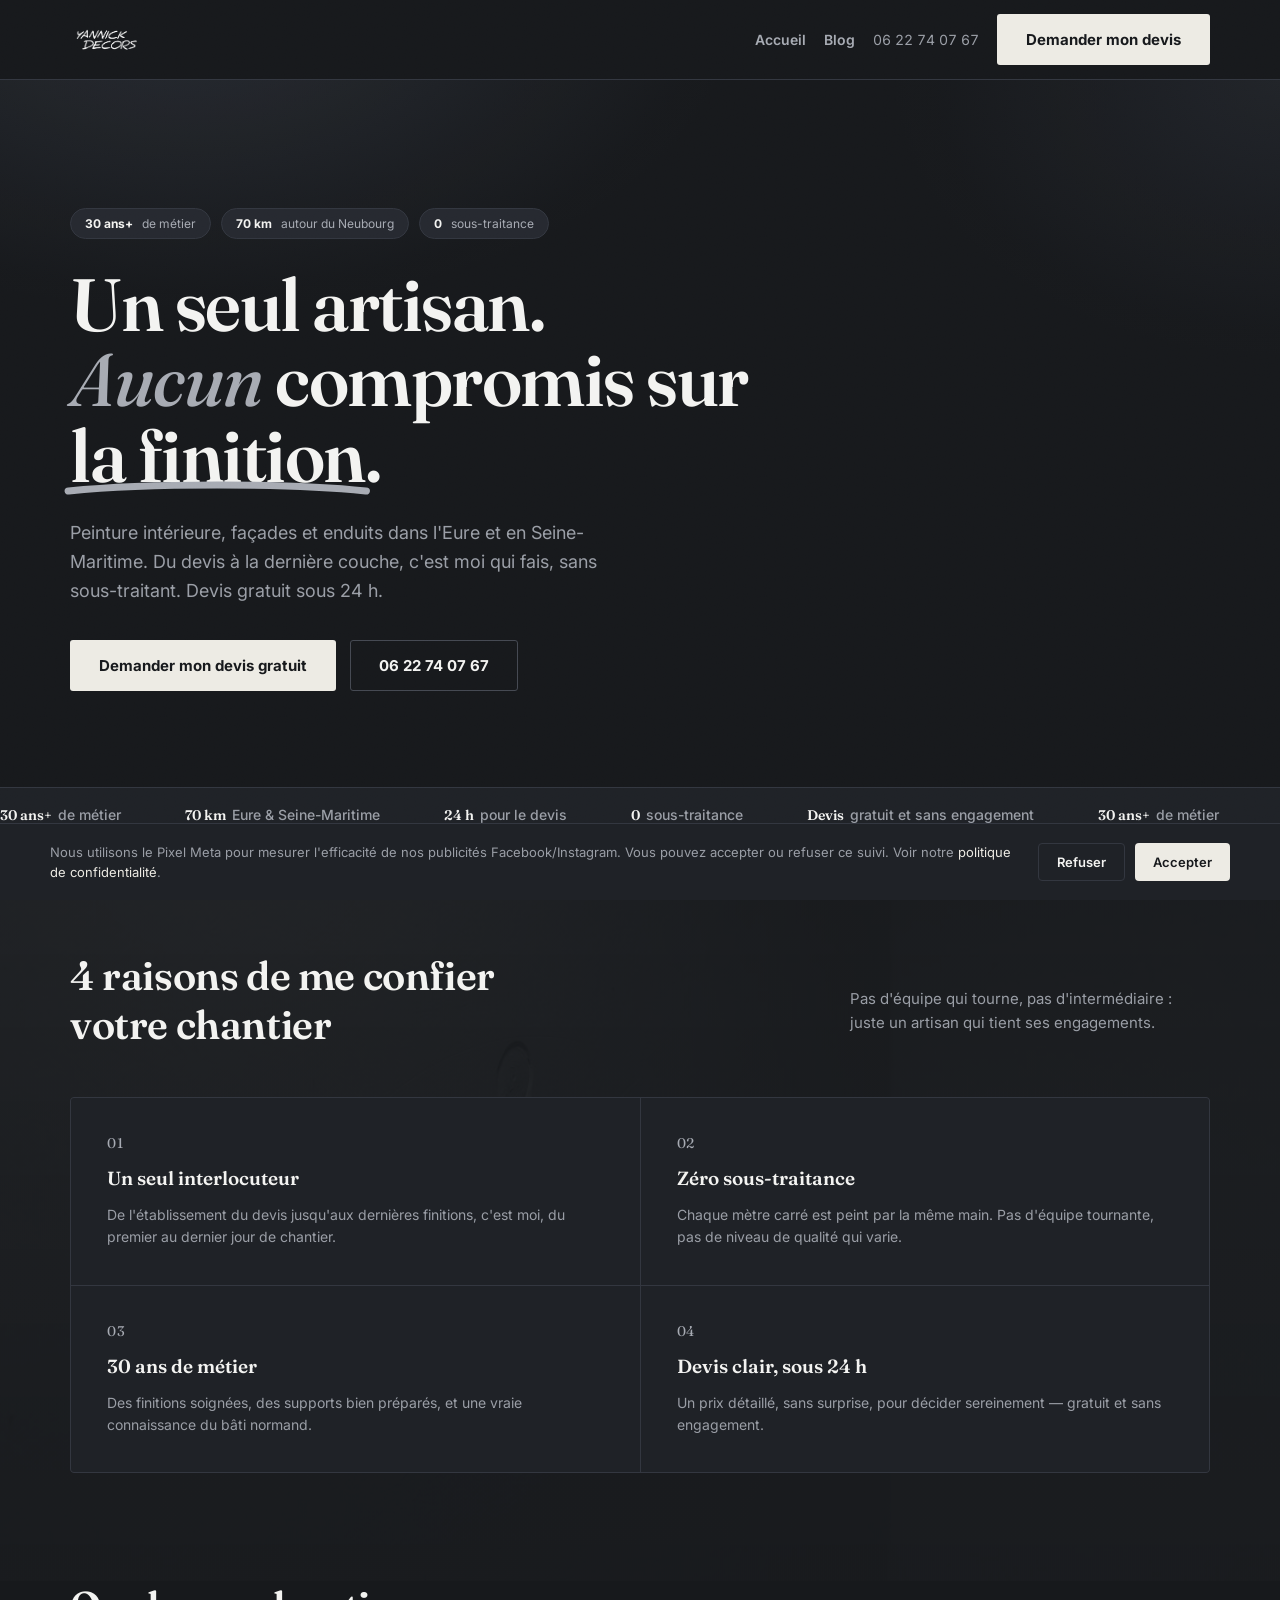
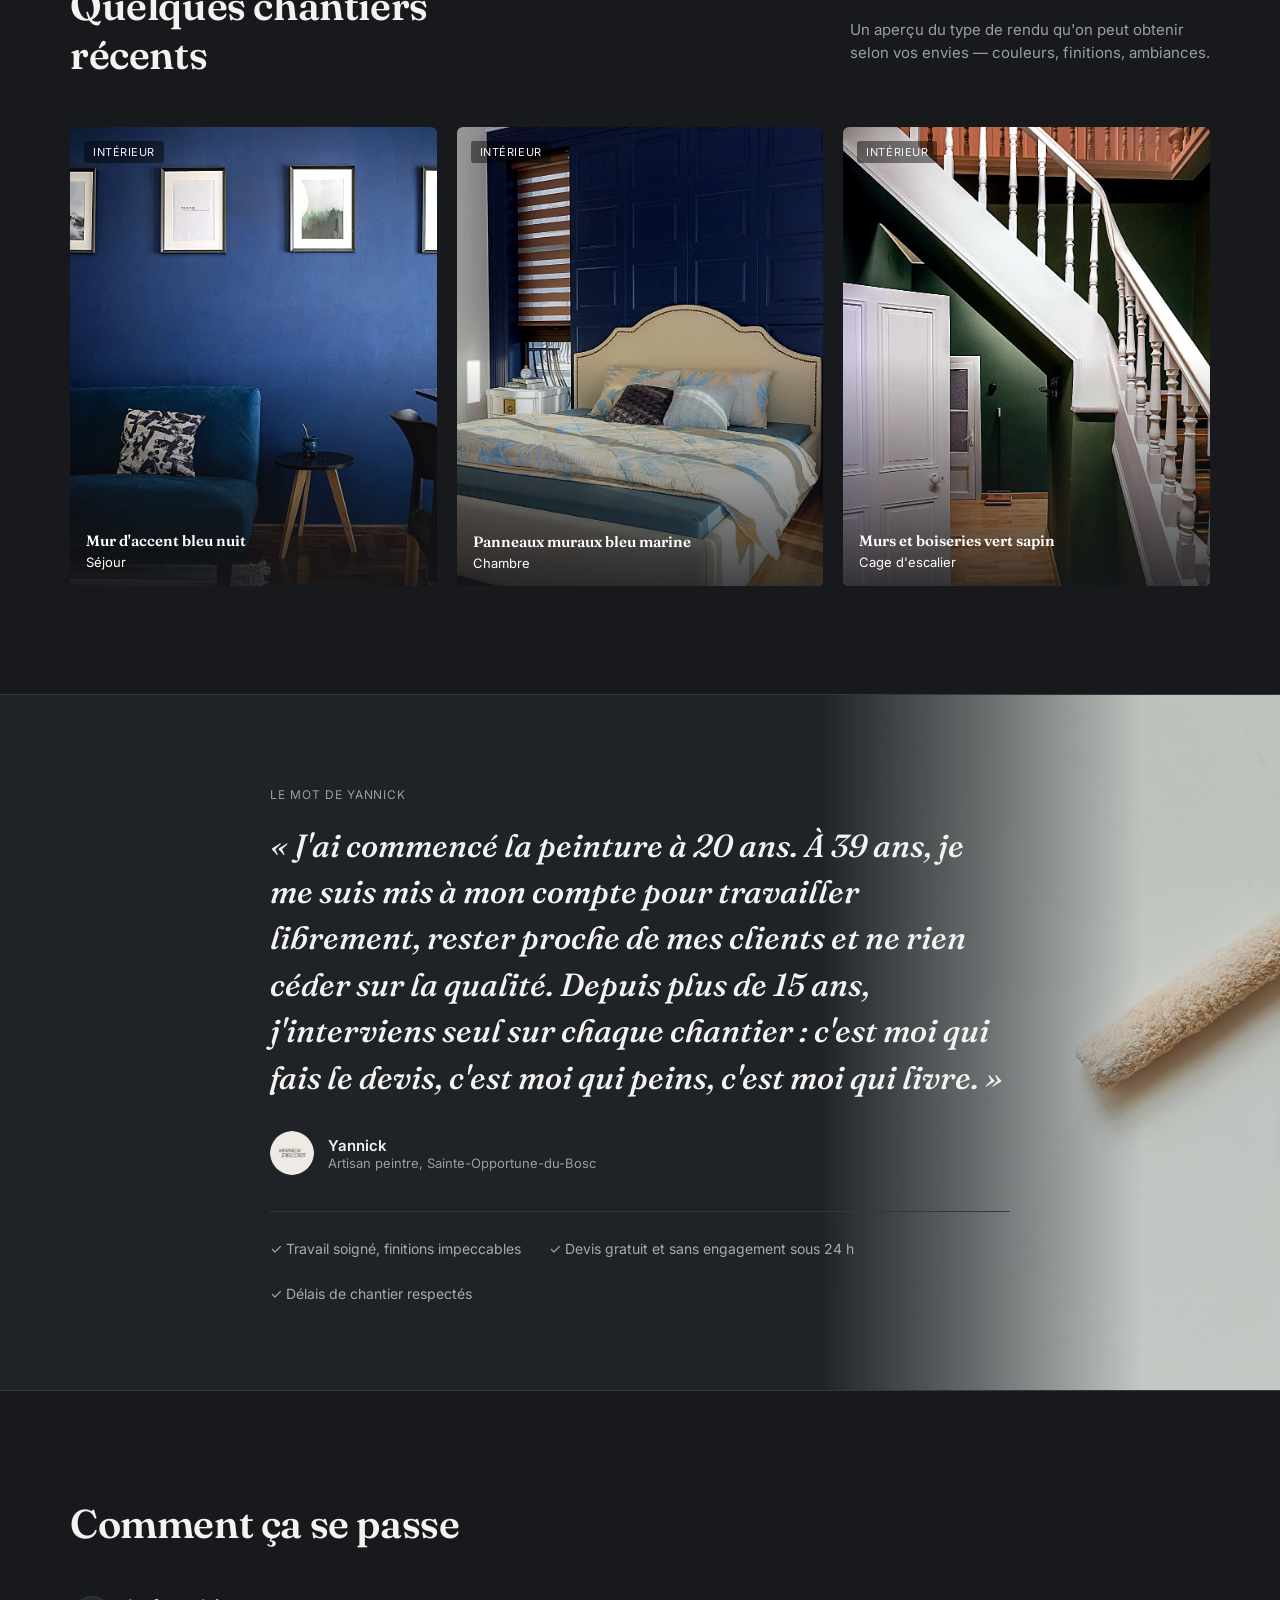
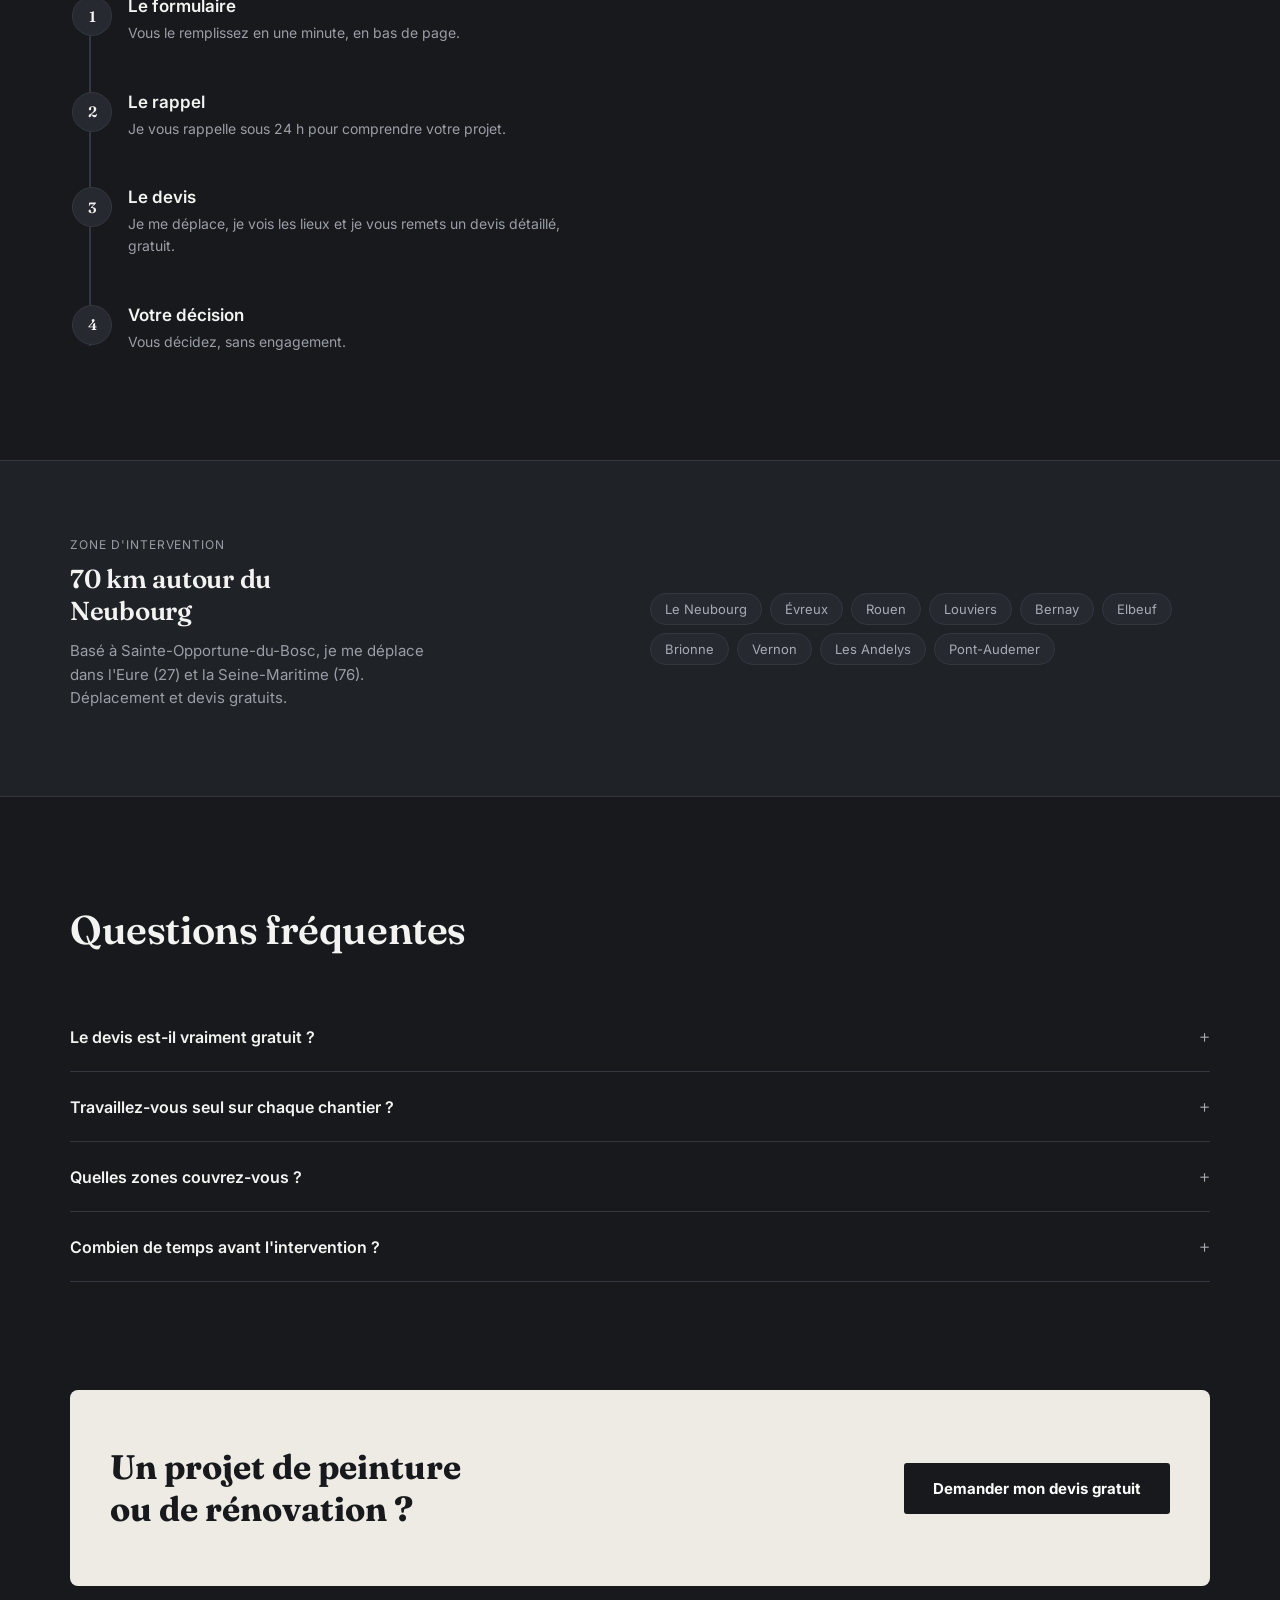
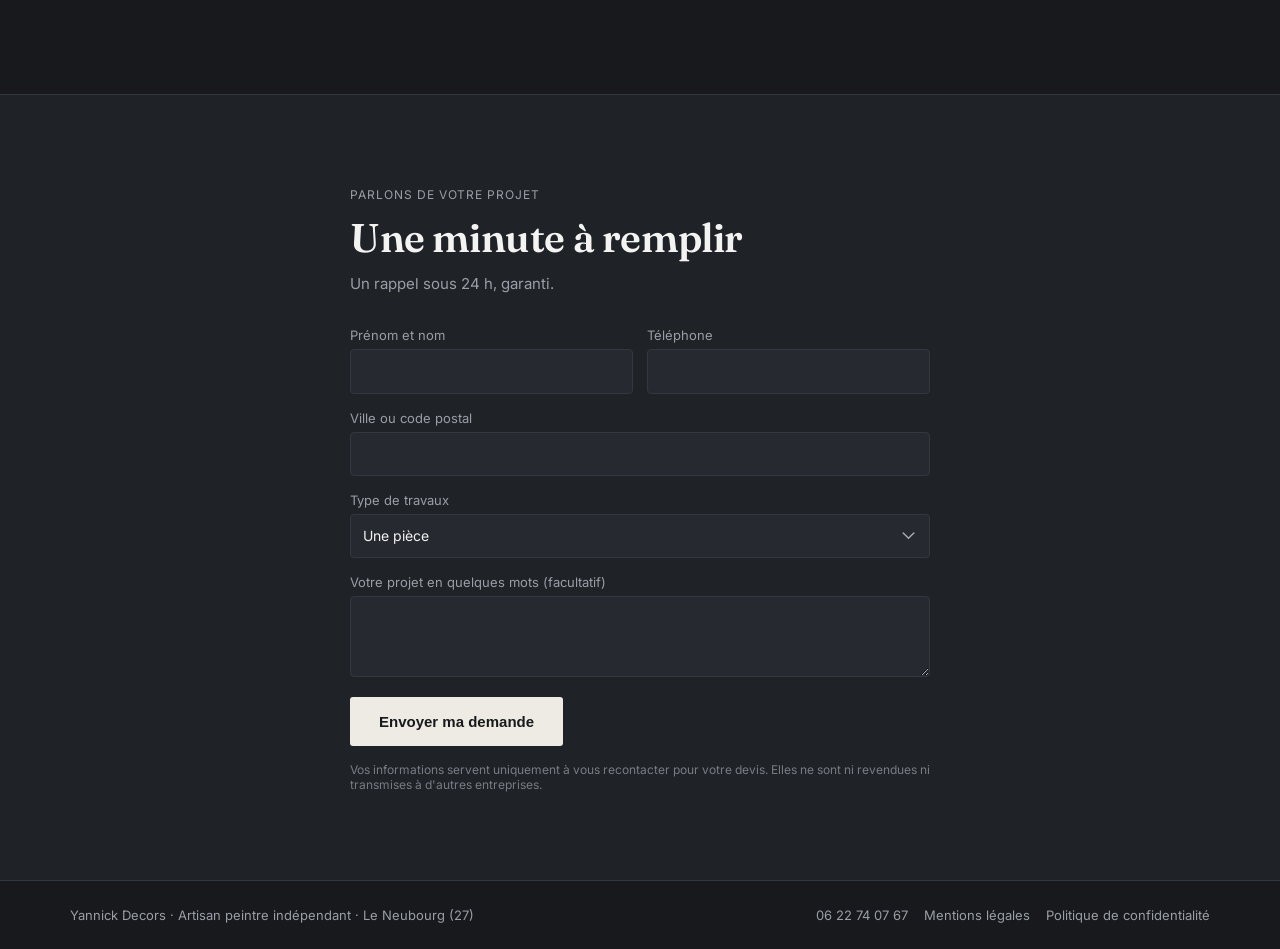
<file: index.html>
<!doctype html>
<html lang="fr">
<head>
<link rel="icon" href="favicon.ico" sizes="any">
<link rel="icon" type="image/png" href="img/favicon-32.png" sizes="32x32">
<link rel="icon" type="image/png" href="img/favicon-192.png" sizes="192x192">
<link rel="apple-touch-icon" href="img/favicon-180.png">
<meta charset="utf-8">
<meta name="viewport" content="width=device-width, initial-scale=1">
<title>Yannick Decors — Peintre indépendant au Neubourg (27) | Devis gratuit</title>
<meta name="description" content="Yannick Decors, artisan peintre indépendant basé à Sainte-Opportune-du-Bosc, près du Neubourg. Peinture intérieure, façades, enduits et revêtements dans l'Eure et la Seine-Maritime. Devis gratuit sous 24h, sans sous-traitance.">
<meta name="robots" content="index, follow">
<link rel="canonical" href="https://yannickdecors.pro/">
<meta property="og:type" content="business.business">
<meta property="og:title" content="Yannick Decors — Peintre indépendant au Neubourg (27)">
<meta property="og:description" content="Peinture intérieure, façades et enduits dans l'Eure et la Seine-Maritime. Devis gratuit sous 24h, un seul artisan du premier au dernier jour.">
<meta property="og:locale" content="fr_FR">
<meta property="og:image" content="https://yannickdecors.pro/img/navbar-logo.png">
<link rel="preconnect" href="https://fonts.googleapis.com">
<link rel="stylesheet" href="https://fonts.googleapis.com/css2?family=Fraunces:ital,opsz,wght@0,9..144,500;0,9..144,600;0,9..144,700;1,9..144,500&family=Inter:wght@400;500;600;700;800&display=swap">
<!-- Meta Pixel Code (loaded only after cookie consent — see loadMetaPixel() near </body>) -->
<script type="application/ld+json">
{
  "@context": "https://schema.org",
  "@type": "HomeAndConstructionBusiness",
  "name": "Yannick Decors",
  "image": "https://yannickdecors.pro/img/navbar-logo.png",
  "description": "Artisan peintre indépendant : peinture intérieure, façades, ravalement, enduits et pose de revêtements dans l'Eure et la Seine-Maritime.",
  "telephone": "+33622740767",
  "priceRange": "€€",
  "address": {
    "@type": "PostalAddress",
    "addressLocality": "Sainte-Opportune-du-Bosc",
    "addressRegion": "Normandie",
    "postalCode": "27110",
    "addressCountry": "FR"
  },
  "geo": { "@type": "GeoCoordinates", "latitude": 49.1520, "longitude": 0.8010 },
  "areaServed": [
    {"@type":"City","name":"Le Neubourg"},{"@type":"City","name":"Évreux"},{"@type":"City","name":"Rouen"},
    {"@type":"City","name":"Louviers"},{"@type":"City","name":"Bernay"},{"@type":"City","name":"Elbeuf"},
    {"@type":"City","name":"Brionne"},{"@type":"City","name":"Vernon"},{"@type":"City","name":"Les Andelys"},
    {"@type":"City","name":"Pont-Audemer"}
  ],
  "geoRadius": "70000",
  "url": "https://yannickdecors.pro/",
  "sameAs": ["https://yannickdecors.pro"]
}
</script>
<style>
  :root{
    --bg:#17191C; --bg-2:#1F2227; --panel:#262930; --line:#333740;
    --ink:#F3F3F1; --muted:#9A9EA6; --bone:#EDEBE4; --slate:#A7ABB3;
    --accent:#C7CAD1; /* light slate used as the "pop" against the dark ground */
    color-scheme: dark;
  }
  *{box-sizing:border-box}
  html{scroll-behavior:smooth}
  body{margin:0;font-family:'Inter',system-ui,sans-serif;color:var(--ink);background:var(--bg);overflow-x:hidden;overflow-x:clip}
  a{color:inherit;text-decoration:none}
  h1,h2,h3{font-family:'Fraunces',serif;margin:0}
  img,video{max-width:100%;display:block}
  .wrap{max-width:1180px;margin:0 auto;padding-left:max(20px,env(safe-area-inset-left));padding-right:max(20px,env(safe-area-inset-right))}
  .eyebrow{font-size:12px;letter-spacing:.08em;text-transform:uppercase;color:var(--muted)}

  .btn{display:inline-flex;align-items:center;gap:8px;padding:15px 28px;border-radius:3px;font-weight:700;font-size:15px;border:1px solid transparent;cursor:pointer;transition:transform .15s ease,background .15s ease}
  .btn:hover{transform:translateY(-1px)}
  .btn-bone{background:var(--bone);color:#17191C}
  .btn-bone:hover{background:#fff}
  .btn-line{border-color:#454952;color:var(--ink)}
  .btn-line:hover{border-color:var(--ink)}

  /* grain overlay for depth */
  body::before{
    content:"";position:fixed;inset:0;pointer-events:none;z-index:999;opacity:.045;mix-blend-mode:overlay;
    background-image:url("data:image/svg+xml;utf8,<svg xmlns='http://www.w3.org/2000/svg' width='120' height='120'><filter id='n'><feTurbulence type='fractalNoise' baseFrequency='0.9' numOctaves='2' stitchTiles='stitch'/></filter><rect width='100%25' height='100%25' filter='url(%23n)'/></svg>");
  }

  header{position:sticky;top:0;z-index:50;background:var(--bg);border-bottom:1px solid var(--line)}
  header .wrap{position:relative;display:flex;align-items:center;justify-content:space-between;gap:20px;padding:14px 20px;max-width:1180px}
  .logo-img{height:40px;width:auto;filter:brightness(0) invert(1);opacity:1;display:block}
  .logo-link{display:flex;align-items:center;transition:opacity .15s ease}
  .logo-link:hover{opacity:.8}
  .hdr-menu{display:flex;align-items:center;gap:18px;margin-left:auto}
  .hdr-links{display:flex;align-items:center;gap:18px}
  .tel-link{font-size:14px;color:var(--muted);font-variant-numeric:tabular-nums;text-decoration:none;transition:color .15s ease}
  .tel-link:hover{color:var(--ink)}
  .nav-link{text-decoration:none;color:var(--slate);font-size:14px;font-weight:600;transition:color .15s ease}
  .nav-link:hover{color:var(--ink)}
  .burger{display:none;width:44px;height:44px;flex-direction:column;align-items:center;justify-content:center;gap:5px;padding:0;background:transparent;border:1px solid var(--line);border-radius:3px;cursor:pointer;transition:border-color .15s ease}
  .burger:hover{border-color:var(--slate)}
  .burger span{display:block;width:20px;height:2px;border-radius:2px;background:var(--ink);transition:transform .2s ease,opacity .2s ease}
  header.open .burger span:nth-child(1){transform:translateY(7px) rotate(45deg)}
  header.open .burger span:nth-child(2){opacity:0}
  header.open .burger span:nth-child(3){transform:translateY(-7px) rotate(-45deg)}
  @media(max-width:759px){
    header .wrap{padding:10px 16px}
    .logo-img{height:34px}
    .burger{display:inline-flex}
    .hdr-menu{display:none;position:absolute;top:100%;left:0;right:0;flex-direction:column;align-items:stretch;gap:0;margin:0;padding:4px 16px 20px;background:var(--bg);border-bottom:1px solid var(--line);box-shadow:0 18px 30px rgba(0,0,0,.35)}
    header.open .hdr-menu{display:flex}
    .hdr-links{flex-direction:column;align-items:stretch;gap:0}
    .hdr-links a{padding:15px 0;border-bottom:1px solid var(--line);font-size:16px;line-height:1.3}
    .hdr-menu .btn{margin-top:18px;justify-content:center}
  }

  /* hero */
  .hero{position:relative;overflow:hidden;background:
      radial-gradient(900px 500px at 15% -10%, #2A2E35 0%, transparent 60%),
      radial-gradient(700px 500px at 100% 0%, #23262C 0%, transparent 55%),
      var(--bg);
    border-bottom:1px solid var(--line)}
  .hero-media{position:absolute;inset:0;z-index:0;opacity:.28}
  .hero-media video{width:100%;height:100%;object-fit:cover;object-position:68% 40%}
  .hero-media::after{content:"";position:absolute;inset:0;background:linear-gradient(180deg, rgba(23,25,28,.55), rgba(23,25,28,.96))}
  .hero-inner{position:relative;z-index:1;padding:128px 20px 96px;max-width:1180px;margin:0 auto}
  .badge-row{display:flex;gap:10px;flex-wrap:wrap;margin-bottom:28px}
  .badge{display:inline-flex;align-items:center;gap:6px;background:var(--panel);border:1px solid var(--line);padding:7px 14px;border-radius:999px;font-size:12px;color:var(--slate)}
  .badge b{color:var(--ink)}
  h1.hero-title{font-weight:600;font-size:clamp(38px,6vw,74px);line-height:1.02;letter-spacing:-.02em;max-width:17ch;text-wrap:balance}
  h1.hero-title em{font-style:italic;font-weight:500;color:var(--slate)}
  .underline{position:relative;display:inline-block}
  .underline svg{position:absolute;left:-2%;bottom:-4px;width:104%;height:16px}
  .underline path{stroke:var(--slate);stroke-width:7;fill:none;stroke-linecap:round;stroke-dasharray:420;stroke-dashoffset:420;animation:draw 1s .5s ease forwards}
  @keyframes draw{to{stroke-dashoffset:0}}
  .hero p.lead{margin:26px 0 34px;max-width:48ch;font-size:18px;line-height:1.6;color:var(--muted)}
  .hero-ctas{display:flex;gap:14px;flex-wrap:wrap}

  .reveal{opacity:0;transform:translateY(22px);transition:opacity .7s cubic-bezier(.2,.7,.2,1),transform .7s cubic-bezier(.2,.7,.2,1)}
  .reveal.in{opacity:1;transform:none}

  /* ticker stat strip */
  .ticker{border-bottom:1px solid var(--line);background:var(--bg-2);overflow:hidden}
  .ticker-track{display:flex;gap:64px;white-space:nowrap;padding:18px 0;animation:scroll 26s linear infinite}
  .ticker-track span{font-size:14px;color:var(--muted);font-weight:500}
  .ticker-track span b{color:var(--ink);font-family:'Fraunces',serif;font-weight:600;margin-right:6px}
  @keyframes scroll{from{transform:translateX(0)}to{transform:translateX(-50%)}}

  section{padding:108px 0}
  .section-head{display:flex;justify-content:space-between;align-items:flex-end;gap:24px;flex-wrap:wrap;margin-bottom:48px}
  h2.section-title{font-weight:600;font-size:clamp(26px,3.2vw,40px);letter-spacing:-.01em;max-width:16ch}
  .section-sub{max-width:40ch;color:var(--muted);font-size:15px;line-height:1.55}

  /* 4 reasons grid */
  .reasons{display:grid;grid-template-columns:repeat(2,1fr);gap:1px;background:var(--line);border:1px solid var(--line);border-radius:4px;overflow:hidden}
  .reason{background:var(--bg-2);padding:36px;display:flex;flex-direction:column;gap:14px;transition:background .25s ease}
  .reason:hover{background:var(--panel)}
  .reason .num{font-family:'Fraunces',serif;font-size:14px;color:var(--slate);letter-spacing:.06em}
  .reason h3{font-size:19px;font-weight:600}
  .reason p{margin:0;font-size:14px;line-height:1.6;color:var(--muted)}

  /* gallery */
  .gallery-grid{display:grid;grid-template-columns:repeat(3,1fr);gap:20px}
  .gallery-card{position:relative;border-radius:6px;overflow:hidden;aspect-ratio:4/5;background:var(--panel)}
  .gallery-card img{width:100%;height:100%;object-fit:cover;display:block;transition:transform .7s cubic-bezier(.2,.7,.2,1)}
  .gallery-card:hover img{transform:scale(1.05)}
  .gallery-card::after{content:"";position:absolute;inset:0;background:linear-gradient(180deg, rgba(23,25,28,0) 50%, rgba(23,25,28,.82) 100%);pointer-events:none}
  .gallery-card .tag{position:absolute;top:14px;left:14px;z-index:1;font-size:11px;letter-spacing:.05em;text-transform:uppercase;background:rgba(0,0,0,.45);padding:4px 9px;border-radius:3px}
  .gallery-card .cap{position:absolute;left:16px;right:16px;bottom:14px;z-index:1;font-size:13px;color:#fff;line-height:1.4}
  .gallery-card .cap b{display:block;font-family:'Fraunces',serif;font-weight:600;font-size:15px;margin-bottom:2px}

  /* quote */
  .quote-sec{position:relative;background:var(--bg-2);border-top:1px solid var(--line);border-bottom:1px solid var(--line);overflow:hidden;padding:88px 0}
  .quote-photo{position:absolute;top:0;right:0;bottom:0;width:36%;min-width:260px;opacity:.9}
  .quote-photo img{width:100%;height:100%;object-fit:cover}
  .quote-photo::after{content:"";position:absolute;inset:0;background:linear-gradient(90deg, var(--bg-2) 0%, rgba(31,34,39,.55) 35%, transparent 70%)}
  .quote-sec .wrap{position:relative;z-index:1}
  @media (max-width:900px){.quote-photo{display:none}}
  .quote-sec blockquote{margin:0 0 30px;font-family:'Fraunces',serif;font-style:italic;font-weight:500;font-size:clamp(22px,2.8vw,32px);line-height:1.45}
  .quote-who{display:flex;align-items:center;gap:14px}
  .quote-dot{width:44px;height:44px;border-radius:50%;flex:none;object-fit:cover;display:block}
  .commitments{display:flex;gap:28px;flex-wrap:wrap;margin-top:36px;padding-top:28px;border-top:1px solid var(--line);font-size:14px;color:var(--slate)}

  /* timeline */
  .timeline{position:relative;padding-left:2px}
  .timeline::before{content:"";position:absolute;left:19px;top:6px;bottom:6px;width:2px;background:var(--line)}
  .timeline-item{position:relative;padding:0 0 44px 56px}
  .timeline-item:last-child{padding-bottom:0}
  .timeline-item .dot{position:absolute;left:0;top:0;width:40px;height:40px;border-radius:50%;background:var(--panel);border:1px solid var(--line);display:flex;align-items:center;justify-content:center;font-family:'Fraunces',serif;font-size:15px;font-weight:600}
  .timeline-item h4{margin:4px 0 6px;font-size:17px;font-weight:600}
  .timeline-item p{margin:0;font-size:14px;color:var(--muted);line-height:1.55;max-width:48ch}

  /* zone */
  .zone .wrap{display:flex;gap:40px;flex-wrap:wrap;align-items:center}
  .zone-text{flex:1 1 320px}
  .towns{flex:1 1 340px;display:flex;flex-wrap:wrap;gap:8px}
  .towns span{background:var(--panel);border:1px solid var(--line);padding:7px 14px;border-radius:999px;font-size:13px;color:var(--slate)}

  /* FAQ */
  .faq-item{border-bottom:1px solid var(--line)}
  .faq-q{display:flex;justify-content:space-between;align-items:center;gap:16px;padding:22px 0;cursor:pointer;font-weight:600;font-size:16px}
  .faq-q .plus{font-family:'Fraunces',serif;font-size:20px;color:var(--slate);transition:transform .25s ease}
  .faq-item.open .plus{transform:rotate(45deg)}
  .faq-a{max-height:0;overflow:hidden;transition:max-height .3s ease}
  .faq-a p{margin:0 0 22px;font-size:14px;line-height:1.6;color:var(--muted);max-width:60ch}

  /* final CTA band */
  .cta-band{background:var(--bone);color:#17191C;border-radius:8px;padding:56px 40px;display:flex;justify-content:space-between;align-items:center;gap:28px;flex-wrap:wrap}
  .cta-band h2{font-size:clamp(24px,3vw,34px);max-width:16ch}
  .cta-band .btn-bone{background:#17191C;color:#fff}
  .cta-band .btn-bone:hover{background:#2A2C31}

  /* form */
  .form-sec{background:var(--bg-2);border-top:1px solid var(--line)}
  .form-sec .wrap{max-width:620px}
  form{display:flex;flex-direction:column;gap:16px}
  .row2{display:grid;grid-template-columns:1fr 1fr;gap:14px}
  label{font-size:13px;color:var(--muted);margin-bottom:6px;display:block}
  input,select,textarea{width:100%;background:var(--panel);border:1px solid var(--line);border-radius:4px;padding:12px;color:var(--ink);font-size:14px;font-family:inherit;line-height:1.3}
  input:focus,select:focus,textarea:focus{outline:none;border-color:var(--slate)}
  textarea{resize:vertical}
  select{
    appearance:none;-webkit-appearance:none;-moz-appearance:none;
    padding-right:40px;cursor:pointer;
    background-image:url("data:image/svg+xml,%3Csvg xmlns='http://www.w3.org/2000/svg' width='14' height='9' viewBox='0 0 14 9'%3E%3Cpath d='M1 1l6 6 6-6' fill='none' stroke='%23A7ABB3' stroke-width='1.6' stroke-linecap='round' stroke-linejoin='round'/%3E%3C/svg%3E");
    background-repeat:no-repeat;background-position:right 14px center;background-size:13px 8px;
  }
  select option{background:var(--panel);color:var(--ink)}
  .confirm{background:var(--panel);border:1px solid var(--line);border-radius:6px;padding:28px}
  .confirm b{display:block;margin-bottom:6px;font-size:16px}
  .confirm span{font-size:14px;color:var(--muted)}
  .hint{font-size:12px;color:#787C84;margin:0}

  footer{border-top:1px solid var(--line)}
  footer .wrap{display:flex;flex-wrap:wrap;gap:8px 20px;justify-content:space-between;padding:26px 20px;font-size:13px;color:var(--muted)}
  footer .links{display:flex;gap:16px;flex-wrap:wrap}

  .sticky-cta{display:none}
  @media (max-width:760px){
    .reasons{grid-template-columns:1fr}
    .gallery-grid{grid-template-columns:1fr}
    .row2{grid-template-columns:1fr}
    section{padding:72px 0}
    .cta-band{flex-direction:column;align-items:flex-start}
  }
  @media (max-width:640px){
    .sticky-cta{display:flex;position:fixed;left:0;right:0;bottom:0;z-index:50;padding:10px max(16px,env(safe-area-inset-left)) max(10px,env(safe-area-inset-bottom)) max(16px,env(safe-area-inset-right));background:rgba(23,25,28,.92);backdrop-filter:blur(10px);border-top:1px solid var(--line)}
    .sticky-cta .btn{width:100%;justify-content:center}
  }
</style>
</head>
<body>

<div id="cookieBanner" style="display:none;position:fixed;left:0;right:0;bottom:0;z-index:999;background:#1F2227;border-top:1px solid #333740;padding:18px max(16px,env(safe-area-inset-left)) max(18px,env(safe-area-inset-bottom)) max(16px,env(safe-area-inset-right));">
  <div style="max-width:1180px;margin:0 auto;display:flex;gap:20px;align-items:center;flex-wrap:wrap;font-family:'Inter',system-ui,sans-serif;">
    <p style="margin:0;flex:1;min-width:240px;font-size:13px;line-height:1.55;color:#9A9EA6;">
      Nous utilisons le Pixel Meta pour mesurer l'efficacité de nos publicités Facebook/Instagram. Vous pouvez accepter ou refuser ce suivi. Voir notre <a href="politique-de-confidentialite.html" style="color:#EDEBE4">politique de confidentialité</a>.
    </p>
    <div style="display:flex;gap:10px;flex:none">
      <button id="cookieDecline" style="background:transparent;border:1px solid #333740;color:#F3F3F1;padding:10px 18px;border-radius:4px;font-size:13px;font-weight:600;cursor:pointer;font-family:inherit">Refuser</button>
      <button id="cookieAccept" style="background:#EDEBE4;border:none;color:#17191C;padding:10px 18px;border-radius:4px;font-size:13px;font-weight:600;cursor:pointer;font-family:inherit">Accepter</button>
    </div>
  </div>
</div>

<header>
  <div class="wrap">
    <a href="index.html" aria-label="Retour en haut - Yannick Decors" class="logo-link"><img class="logo-img" alt="Yannick Decors" src="[data-uri]"></a>
    <button class="burger" type="button" aria-label="Ouvrir le menu" aria-expanded="false" aria-controls="hdr-menu"><span></span><span></span><span></span></button>
    <nav class="hdr-menu" id="hdr-menu" aria-label="Menu principal">
      <div class="hdr-links"><a href="index.html" class="nav-link">Accueil</a><a href="blog/index.html" class="nav-link">Blog</a><a href="tel:+33622740767" class="tel-link">06 22 74 07 67</a></div>
      <a class="btn btn-bone" href="#devis">Demander mon devis</a>
    </nav>
  </div>
</header>
<script>
(function(){var h=document.querySelector('header'),b=h&&h.querySelector('.burger');if(!b)return;
function set(o){h.classList.toggle('open',o);b.setAttribute('aria-expanded',o?'true':'false');b.setAttribute('aria-label',o?'Fermer le menu':'Ouvrir le menu');}
b.addEventListener('click',function(){set(!h.classList.contains('open'));});
h.querySelectorAll('.hdr-menu a').forEach(function(a){a.addEventListener('click',function(){set(false);});});
document.addEventListener('keydown',function(e){if(e.key==='Escape')set(false);});
document.addEventListener('click',function(e){if(!h.contains(e.target))set(false);});
window.addEventListener('resize',function(){if(window.innerWidth>=760)set(false);});
})();
</script>

<div class="hero">
  <div class="hero-media">
    <video autoplay muted loop playsinline preload="auto">
      <source src="hero-paint.mp4" type="video/mp4">
    </video>
  </div>
  <div class="hero-inner">
    <div class="badge-row">
      <span class="badge"><b>30 ans+</b>&nbsp;de métier</span>
      <span class="badge"><b>70 km</b>&nbsp;autour du Neubourg</span>
      <span class="badge"><b>0</b>&nbsp;sous-traitance</span>
    </div>
    <h1 class="hero-title">Un seul artisan.<br><em>Aucun</em> compromis sur
      <span class="underline">la finition<svg viewBox="0 0 260 16" preserveAspectRatio="none"><path d="M4 10 C 70 2, 190 2, 256 10"/></svg></span>.
    </h1>
    <p class="lead">Peinture intérieure, façades et enduits dans l'Eure et en Seine-Maritime. Du devis à la dernière couche, c'est moi qui fais, sans sous-traitant. Devis gratuit sous 24 h.</p>
    <div class="hero-ctas">
      <a class="btn btn-bone" href="#devis">Demander mon devis gratuit</a>
      <a class="btn btn-line" href="tel:0622740767">06 22 74 07 67</a>
    </div>
  </div>
</div>

<div class="ticker">
  <div class="ticker-track">
    <span><b>30 ans+</b>de métier</span>
    <span><b>70 km</b>Eure &amp; Seine-Maritime</span>
    <span><b>24 h</b>pour le devis</span>
    <span><b>0</b>sous-traitance</span>
    <span><b>Devis</b>gratuit et sans engagement</span>
    <span><b>30 ans+</b>de métier</span>
    <span><b>70 km</b>Eure &amp; Seine-Maritime</span>
    <span><b>24 h</b>pour le devis</span>
    <span><b>0</b>sous-traitance</span>
    <span><b>Devis</b>gratuit et sans engagement</span>
  </div>
</div>

<section style="position:relative;background-image:linear-gradient(180deg, rgba(23,25,28,.93), rgba(23,25,28,.97)), url('[data-uri]');background-size:cover;background-position:center">
  <div class="wrap reveal">
    <div class="section-head">
      <h2 class="section-title">4 raisons de me confier votre chantier</h2>
      <p class="section-sub">Pas d'équipe qui tourne, pas d'intermédiaire : juste un artisan qui tient ses engagements.</p>
    </div>
    <div class="reasons">
      <div class="reason"><span class="num">01</span><h3>Un seul interlocuteur</h3><p>De l'établissement du devis jusqu'aux dernières finitions, c'est moi, du premier au dernier jour de chantier.</p></div>
      <div class="reason"><span class="num">02</span><h3>Zéro sous-traitance</h3><p>Chaque mètre carré est peint par la même main. Pas d'équipe tournante, pas de niveau de qualité qui varie.</p></div>
      <div class="reason"><span class="num">03</span><h3>30 ans de métier</h3><p>Des finitions soignées, des supports bien préparés, et une vraie connaissance du bâti normand.</p></div>
      <div class="reason"><span class="num">04</span><h3>Devis clair, sous 24 h</h3><p>Un prix détaillé, sans surprise, pour décider sereinement — gratuit et sans engagement.</p></div>
    </div>
  </div>
</section>

<section style="padding-top:0">
  <div class="wrap reveal">
    <div class="section-head">
      <h2 class="section-title">Quelques chantiers récents</h2>
      <p class="section-sub">Un aperçu du type de rendu qu'on peut obtenir selon vos envies — couleurs, finitions, ambiances.</p>
    </div>
    <div class="gallery-grid">
      <div class="gallery-card">
        <img src="img/realisation-salon.jpg" alt="Peinture intérieure salon, mur bleu nuit" loading="lazy">
        <span class="tag">Intérieur</span>
        <div class="cap"><b>Mur d'accent bleu nuit</b>Séjour</div>
      </div>
      <div class="gallery-card">
        <img src="img/realisation-chambre.jpg" alt="Peinture intérieure chambre, panneaux muraux bleu marine" loading="lazy">
        <span class="tag">Intérieur</span>
        <div class="cap"><b>Panneaux muraux bleu marine</b>Chambre</div>
      </div>
      <div class="gallery-card">
        <img src="img/realisation-escalier-nouv.jpg" alt="Peinture intérieure cage d'escalier, murs vert sapin" loading="lazy">
        <span class="tag">Intérieur</span>
        <div class="cap"><b>Murs et boiseries vert sapin</b>Cage d'escalier</div>
      </div>
    </div>
  </div>
</section>

<div class="quote-sec">
  <div class="quote-photo"><img src="[data-uri]" alt="Rouleau de peinture sur un mur"></div>
  <div class="wrap reveal" style="max-width:780px">
    <span class="eyebrow">Le mot de Yannick</span>
    <blockquote style="margin-top:20px">« J'ai commencé la peinture à 20 ans. À 39 ans, je me suis mis à mon compte pour travailler librement, rester proche de mes clients et ne rien céder sur la qualité. Depuis plus de 15 ans, j'interviens seul sur chaque chantier : c'est moi qui fais le devis, c'est moi qui peins, c'est moi qui livre. »</blockquote>
    <div class="quote-who">
      <img class="quote-dot" src="img/logo-avatar.png" alt="Yannick Decors">
      <div><div style="font-weight:600;font-size:15px">Yannick</div><div style="font-size:13px;color:var(--muted)">Artisan peintre, Sainte-Opportune-du-Bosc</div></div>
    </div>
    <div class="commitments">
      <span>✓ Travail soigné, finitions impeccables</span>
      <span>✓ Devis gratuit et sans engagement sous 24 h</span>
      <span>✓ Délais de chantier respectés</span>
    </div>
  </div>
</div>

<section>
  <div class="wrap reveal">
    <div class="section-head">
      <h2 class="section-title">Comment ça se passe</h2>
    </div>
    <div class="timeline">
      <div class="timeline-item"><div class="dot">1</div><h4>Le formulaire</h4><p>Vous le remplissez en une minute, en bas de page.</p></div>
      <div class="timeline-item"><div class="dot">2</div><h4>Le rappel</h4><p>Je vous rappelle sous 24 h pour comprendre votre projet.</p></div>
      <div class="timeline-item"><div class="dot">3</div><h4>Le devis</h4><p>Je me déplace, je vois les lieux et je vous remets un devis détaillé, gratuit.</p></div>
      <div class="timeline-item"><div class="dot">4</div><h4>Votre décision</h4><p>Vous décidez, sans engagement.</p></div>
    </div>
  </div>
</section>

<div class="zone" style="border-top:1px solid var(--line);border-bottom:1px solid var(--line);background:var(--bg-2)">
  <div class="wrap reveal" style="padding:72px 20px">
    <div class="zone-text">
      <span class="eyebrow">Zone d'intervention</span>
      <h2 class="section-title" style="margin-top:10px;font-size:26px">70 km autour du Neubourg</h2>
      <p class="section-sub" style="margin-top:12px">Basé à Sainte-Opportune-du-Bosc, je me déplace dans l'Eure (27) et la Seine-Maritime (76). Déplacement et devis gratuits.</p>
    </div>
    <div class="towns">
      <span>Le Neubourg</span><span>Évreux</span><span>Rouen</span><span>Louviers</span><span>Bernay</span><span>Elbeuf</span><span>Brionne</span><span>Vernon</span><span>Les Andelys</span><span>Pont-Audemer</span>
    </div>
  </div>
</div>

<section>
  <div class="wrap reveal">
    <div class="section-head"><h2 class="section-title">Questions fréquentes</h2></div>
    <div class="faq">
      <div class="faq-item">
        <div class="faq-q" data-faq>Le devis est-il vraiment gratuit ?<span class="plus">+</span></div>
        <div class="faq-a"><p>Oui, sans engagement. Je me déplace, j'évalue le chantier et je vous envoie un prix détaillé sous 24 h.</p></div>
      </div>
      <div class="faq-item">
        <div class="faq-q" data-faq>Travaillez-vous seul sur chaque chantier ?<span class="plus">+</span></div>
        <div class="faq-a"><p>Oui, sans sous-traitance. C'est moi qui réalise l'ensemble des travaux, du premier au dernier jour.</p></div>
      </div>
      <div class="faq-item">
        <div class="faq-q" data-faq>Quelles zones couvrez-vous ?<span class="plus">+</span></div>
        <div class="faq-a"><p>Un rayon de 70 km autour du Neubourg, soit l'Eure et une partie de la Seine-Maritime : Évreux, Rouen, Louviers, Bernay et les environs.</p></div>
      </div>
      <div class="faq-item">
        <div class="faq-q" data-faq>Combien de temps avant l'intervention ?<span class="plus">+</span></div>
        <div class="faq-a"><p>Après le devis accepté, le délai dépend du planning en cours. Je vous donne une date précise au moment du devis.</p></div>
      </div>
    </div>
  </div>
</section>

<section style="padding-top:0">
  <div class="wrap reveal">
    <div class="cta-band">
      <h2>Un projet de peinture ou de rénovation ?</h2>
      <a class="btn btn-bone" href="#devis">Demander mon devis gratuit</a>
    </div>
  </div>
</section>

<div class="form-sec" id="devis">
  <div class="wrap reveal" style="padding:88px 20px">
    <span class="eyebrow">Parlons de votre projet</span>
    <h2 class="section-title" style="margin-top:10px">Une minute à remplir</h2>
    <p class="section-sub" style="margin-top:10px;margin-bottom:32px">Un rappel sous 24 h, garanti.</p>

    <div id="confirmBox" class="confirm" style="display:none">
      <b>Merci, votre demande est bien reçue.</b>
      <span>Je vous rappelle sous 24 h.</span>
    </div>

    <form id="devisForm">
      <div class="row2">
        <div><label for="f-name">Prénom et nom</label><input id="f-name" required></div>
        <div><label for="f-phone">Téléphone</label><input id="f-phone" type="tel" required></div>
      </div>
      <div><label for="f-city">Ville ou code postal</label><input id="f-city" required></div>
      <div>
        <label for="f-type">Type de travaux</label>
        <select id="f-type">
          <option>Une pièce</option><option>Plusieurs pièces</option><option>Tout l'intérieur</option>
          <option>Façade ou ravalement</option><option>Boiseries et volets</option><option>Sol ou papier peint</option><option>Autre</option>
        </select>
      </div>
      <div><label for="f-msg">Votre projet en quelques mots (facultatif)</label><textarea id="f-msg" rows="3"></textarea></div>
      <button type="submit" class="btn btn-bone" style="align-self:flex-start">Envoyer ma demande</button>
      <p class="hint">Vos informations servent uniquement à vous recontacter pour votre devis. Elles ne sont ni revendues ni transmises à d'autres entreprises.</p>
    </form>
  </div>
</div>

<footer>
  <div class="wrap">
    <span>Yannick Decors · Artisan peintre indépendant · Le Neubourg (27)</span>
    <span class="links"><span>06 22 74 07 67</span><a href="mentions-legales.html" style="color:inherit">Mentions légales</a><a href="politique-de-confidentialite.html" style="color:inherit">Politique de confidentialité</a></span>
  </div>
</footer>

<div class="sticky-cta"><a class="btn btn-bone" href="#devis">Demander mon devis</a></div>

<script>
  var els = document.querySelectorAll('.reveal');
  var io = new IntersectionObserver(function(entries){
    entries.forEach(function(e){ if(e.isIntersecting){ e.target.classList.add('in'); io.unobserve(e.target); } });
  }, {threshold:.12});
  els.forEach(function(el){ io.observe(el); });

  function loadMetaPixel(){
    if (window.fbq) return;
    !function(f,b,e,v,n,t,s)
    {if(f.fbq)return;n=f.fbq=function(){n.callMethod?
    n.callMethod.apply(n,arguments):n.queue.push(arguments)};
    if(!f._fbq)f._fbq=n;n.push=n;n.loaded=!0;n.version='2.0';
    n.queue=[];t=b.createElement(e);t.async=!0;
    t.src=v;s=b.getElementsByTagName(e)[0];
    s.parentNode.insertBefore(t,s)}(window, document,'script',
    'https://connect.facebook.net/en_US/fbevents.js');
    fbq('init', '1621409202393963');
    fbq('track', 'PageView');
  }

  (function(){
    var consent = null;
    try { consent = localStorage.getItem('cookie_consent'); } catch(e){}
    if (consent === 'accepted') {
      loadMetaPixel();
    } else if (consent !== 'declined') {
      var banner = document.getElementById('cookieBanner');
      if (banner) banner.style.display = 'block';
    }
    var acceptBtn = document.getElementById('cookieAccept');
    var declineBtn = document.getElementById('cookieDecline');
    if (acceptBtn) acceptBtn.addEventListener('click', function(){
      try { localStorage.setItem('cookie_consent', 'accepted'); } catch(e){}
      loadMetaPixel();
      document.getElementById('cookieBanner').style.display = 'none';
    });
    if (declineBtn) declineBtn.addEventListener('click', function(){
      try { localStorage.setItem('cookie_consent', 'declined'); } catch(e){}
      document.getElementById('cookieBanner').style.display = 'none';
    });
  })();

  document.getElementById('devisForm').addEventListener('submit', function(e){
    e.preventDefault();
    var form = this;
    var btn = form.querySelector('button[type="submit"]');
    var btnLabel = btn ? btn.textContent : '';
    if (btn) { btn.disabled = true; btn.textContent = 'Envoi...'; }

    var payload = {
      access_key: '34627d28-f985-4c4d-bf9b-914b4d979bd7',
      subject: 'Nouvelle demande de devis - Allo Peintre 27',
      "Prénom et nom": document.getElementById('f-name').value,
      "Téléphone": document.getElementById('f-phone').value,
      "Ville ou code postal": document.getElementById('f-city').value,
      "Type de travaux": document.getElementById('f-type').value,
      "Message": document.getElementById('f-msg').value
    };

    fetch('https://api.web3forms.com/submit', {
      method: 'POST',
      headers: { 'Content-Type': 'application/json', 'Accept': 'application/json' },
      body: JSON.stringify(payload)
    })
    .then(function(res){ return res.json(); })
    .then(function(data){
      if (data.success) {
        form.style.display = 'none';
        document.getElementById('confirmBox').style.display = 'block';
        if (typeof fbq === 'function') { fbq('track', 'Lead'); }
      } else {
        if (btn) { btn.disabled = false; btn.textContent = btnLabel; }
        alert('Oups, une erreur est survenue. Merci de nous appeler directement au 06 22 74 07 67.');
      }
    })
    .catch(function(){
      if (btn) { btn.disabled = false; btn.textContent = btnLabel; }
      alert('Oups, une erreur est survenue. Merci de nous appeler directement au 06 22 74 07 67.');
    });
  });

  document.querySelectorAll('[data-faq]').forEach(function(q){
    q.addEventListener('click', function(){
      var item = q.closest('.faq-item');
      var a = item.querySelector('.faq-a');
      var open = item.classList.contains('open');
      document.querySelectorAll('.faq-item.open').forEach(function(o){
        o.classList.remove('open'); o.querySelector('.faq-a').style.maxHeight = null;
      });
      if(!open){ item.classList.add('open'); a.style.maxHeight = a.scrollHeight + 'px'; }
    });
  });

  // subtle parallax on hero media
  var media = document.querySelector('.hero-media');
  window.addEventListener('scroll', function(){
    var y = window.scrollY;
    if(media) media.style.transform = 'translateY(' + (y * 0.15) + 'px)';
  }, {passive:true});
</script>

</body>
</html>
</file>
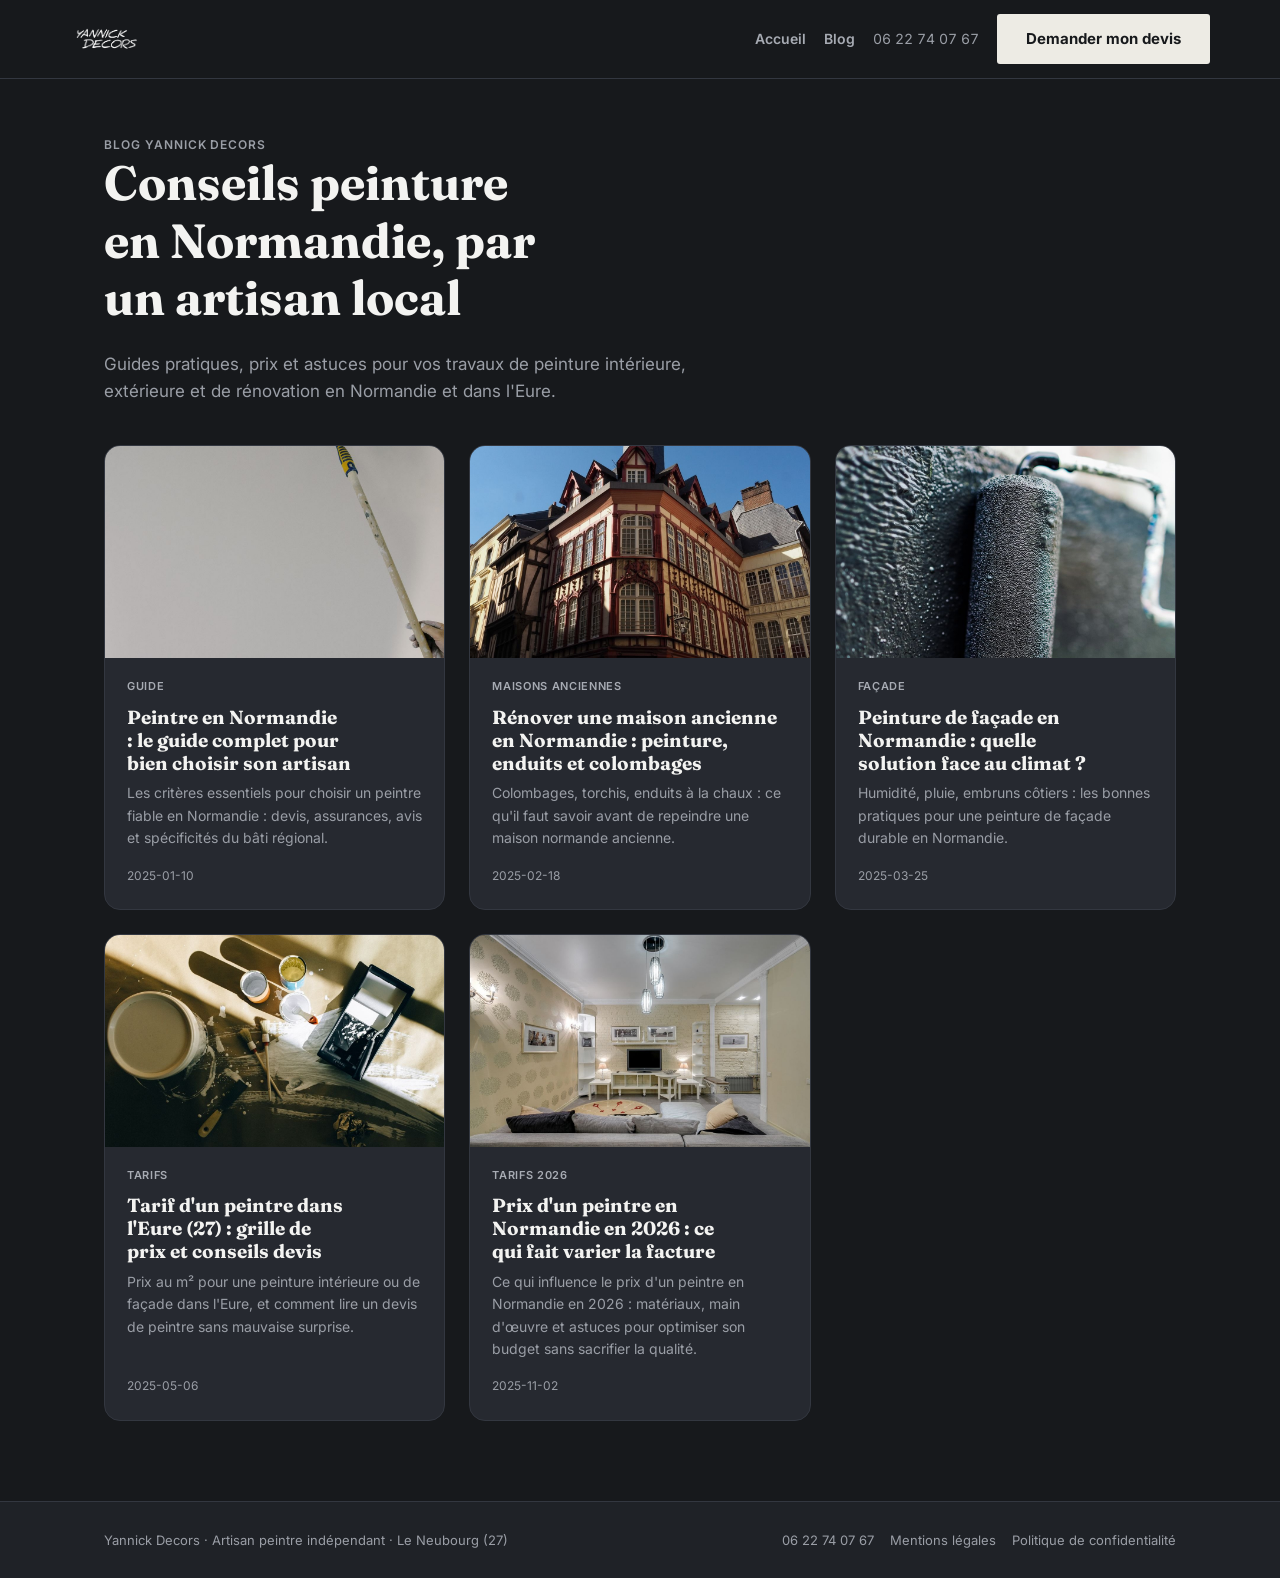
<file: blog/index.html>
<!doctype html>
<html lang="fr">
<head>
<meta charset="utf-8">
<meta name="viewport" content="width=device-width, initial-scale=1">
<title>Blog peinture Normandie : conseils, tarifs, rénovation | Yannick Decors</title>
<meta name="description" content="Le blog de Yannick Decors : conseils pour vos travaux de peinture en Normandie, tarifs, rénovation de maisons anciennes et peinture de façade.">
<link rel="icon" href="../favicon.ico" sizes="any">
<link rel="icon" type="image/png" href="../img/favicon-32.png" sizes="32x32">
<link rel="icon" type="image/png" href="../img/favicon-192.png" sizes="192x192">
<link rel="apple-touch-icon" href="../img/favicon-180.png">
<link rel="canonical" href="https://yannickdecors.pro/blog/index.html">
<meta property="og:type" content="article">
<meta property="og:title" content="Blog peinture Normandie : conseils, tarifs, rénovation | Yannick Decors">
<meta property="og:description" content="Le blog de Yannick Decors : conseils pour vos travaux de peinture en Normandie, tarifs, rénovation de maisons anciennes et peinture de façade.">
<meta property="og:url" content="https://yannickdecors.pro/blog/index.html">
<meta property="og:image" content="https://yannickdecors.pro/img/navbar-logo.png">
<meta name="twitter:card" content="summary_large_image">
<link rel="preconnect" href="https://fonts.googleapis.com">
<link rel="stylesheet" href="https://fonts.googleapis.com/css2?family=Fraunces:ital,opsz,wght@0,9..144,500;0,9..144,600;0,9..144,700;1,9..144,500&family=Inter:wght@400;500;600;700;800&display=swap">
<link rel="stylesheet" href="../blog/style.css">
<script type="application/ld+json">{"@context": "https://schema.org", "@type": "LocalBusiness", "name": "Yannick Decors", "image": "https://yannickdecors.pro/img/navbar-logo.png", "telephone": "+33622740767", "address": {"@type": "PostalAddress", "addressLocality": "Le Neubourg", "postalCode": "27110", "addressRegion": "Normandie", "addressCountry": "FR"}, "areaServed": ["Eure", "Normandie"], "url": "https://yannickdecors.pro", "priceRange": "€€"}</script>
</head>
<body>
<header>
  <div class="wrap">
    <a class="logo-link" href="../index.html" aria-label="Retour en haut - Yannick Decors"><img class="logo-img" src="../img/navbar-logo.png" alt="Yannick Decors"></a>
    <button class="burger" type="button" aria-label="Ouvrir le menu" aria-expanded="false" aria-controls="hdr-menu"><span></span><span></span><span></span></button>
    <nav class="hdr-menu" id="hdr-menu" aria-label="Menu principal">
      <div class="hdr-links"><a href="../index.html" class="nav-link">Accueil</a><a href="../blog/index.html" class="nav-link">Blog</a><a href="tel:+33622740767" class="tel-link">06 22 74 07 67</a></div>
      <a class="btn btn-bone" href="../index.html#devis">Demander mon devis</a>
    </nav>
  </div>
</header>
<script>
(function(){var h=document.querySelector('header'),b=h&&h.querySelector('.burger');if(!b)return;
function set(o){h.classList.toggle('open',o);b.setAttribute('aria-expanded',o?'true':'false');b.setAttribute('aria-label',o?'Fermer le menu':'Ouvrir le menu');}
b.addEventListener('click',function(){set(!h.classList.contains('open'));});
h.querySelectorAll('.hdr-menu a').forEach(function(a){a.addEventListener('click',function(){set(false);});});
document.addEventListener('keydown',function(e){if(e.key==='Escape')set(false);});
document.addEventListener('click',function(e){if(!h.contains(e.target))set(false);});
window.addEventListener('resize',function(){if(window.innerWidth>=760)set(false);});
})();
</script>

<main class="wrap">
  <div class="blog-hero">
    <div class="eyebrow">Blog Yannick Decors</div>
    <h1>Conseils peinture en Normandie, par un artisan local</h1>
    <p class="lead">Guides pratiques, prix et astuces pour vos travaux de peinture intérieure, extérieure et de rénovation en Normandie et dans l'Eure.</p>
  </div>
  <div class="article-grid">
    <a class="article-card" href="peintre-normandie-guide.html"><div class="thumb"><img src="img/peintre-normandie-roller.jpg" alt="Peintre professionnel appliquant une peinture murale au rouleau" loading="lazy"></div><div class="body"><div class="tag">Guide</div><h3>Peintre en Normandie : le guide complet pour bien choisir son artisan</h3><p>Les critères essentiels pour choisir un peintre fiable en Normandie : devis, assurances, avis et spécificités du bâti régional.</p><div class="meta">2025-01-10</div></div></a><a class="article-card" href="renovation-maison-ancienne-normandie.html"><div class="thumb"><img src="img/maison-colombage-normandie.jpg" alt="Maison à colombages typique de Normandie avec façade à pans de bois" loading="lazy"></div><div class="body"><div class="tag">Maisons anciennes</div><h3>Rénover une maison ancienne en Normandie : peinture, enduits et colombages</h3><p>Colombages, torchis, enduits à la chaux : ce qu'il faut savoir avant de repeindre une maison normande ancienne.</p><div class="meta">2025-02-18</div></div></a><a class="article-card" href="peinture-facade-maison-normandie.html"><div class="thumb"><img src="img/peinture-facade-roller-exterieur.jpg" alt="Façade de maison fraîchement repeinte" loading="lazy"></div><div class="body"><div class="tag">Façade</div><h3>Peinture de façade en Normandie : quelle solution face au climat ?</h3><p>Humidité, pluie, embruns côtiers : les bonnes pratiques pour une peinture de façade durable en Normandie.</p><div class="meta">2025-03-25</div></div></a><a class="article-card" href="tarif-peintre-eure.html"><div class="thumb"><img src="img/outils-peinture-renovation.jpg" alt="Outils et pots de peinture prêts pour un chantier de rénovation" loading="lazy"></div><div class="body"><div class="tag">Tarifs</div><h3>Tarif d'un peintre dans l'Eure (27) : grille de prix et conseils devis</h3><p>Prix au m² pour une peinture intérieure ou de façade dans l'Eure, et comment lire un devis de peintre sans mauvaise surprise.</p><div class="meta">2025-05-06</div></div></a><a class="article-card" href="prix-peintre-normandie-2026.html"><div class="thumb"><img src="img/salon-peint-tarifs.jpg" alt="Salon moderne avec peinture murale soignée" loading="lazy"></div><div class="body"><div class="tag">Tarifs 2026</div><h3>Prix d'un peintre en Normandie en 2026 : ce qui fait varier la facture</h3><p>Ce qui influence le prix d'un peintre en Normandie en 2026 : matériaux, main d'œuvre et astuces pour optimiser son budget sans sacrifier la qualité.</p><div class="meta">2025-11-02</div></div></a>
  </div>
</main>

<footer>
  <div class="wrap">
    <span>Yannick Decors · Artisan peintre indépendant · Le Neubourg (27)</span>
    <span class="links"><span>06 22 74 07 67</span><a href="../mentions-legales.html">Mentions légales</a><a href="../politique-de-confidentialite.html">Politique de confidentialité</a></span>
  </div>
</footer>
</body>
</html>
</file>
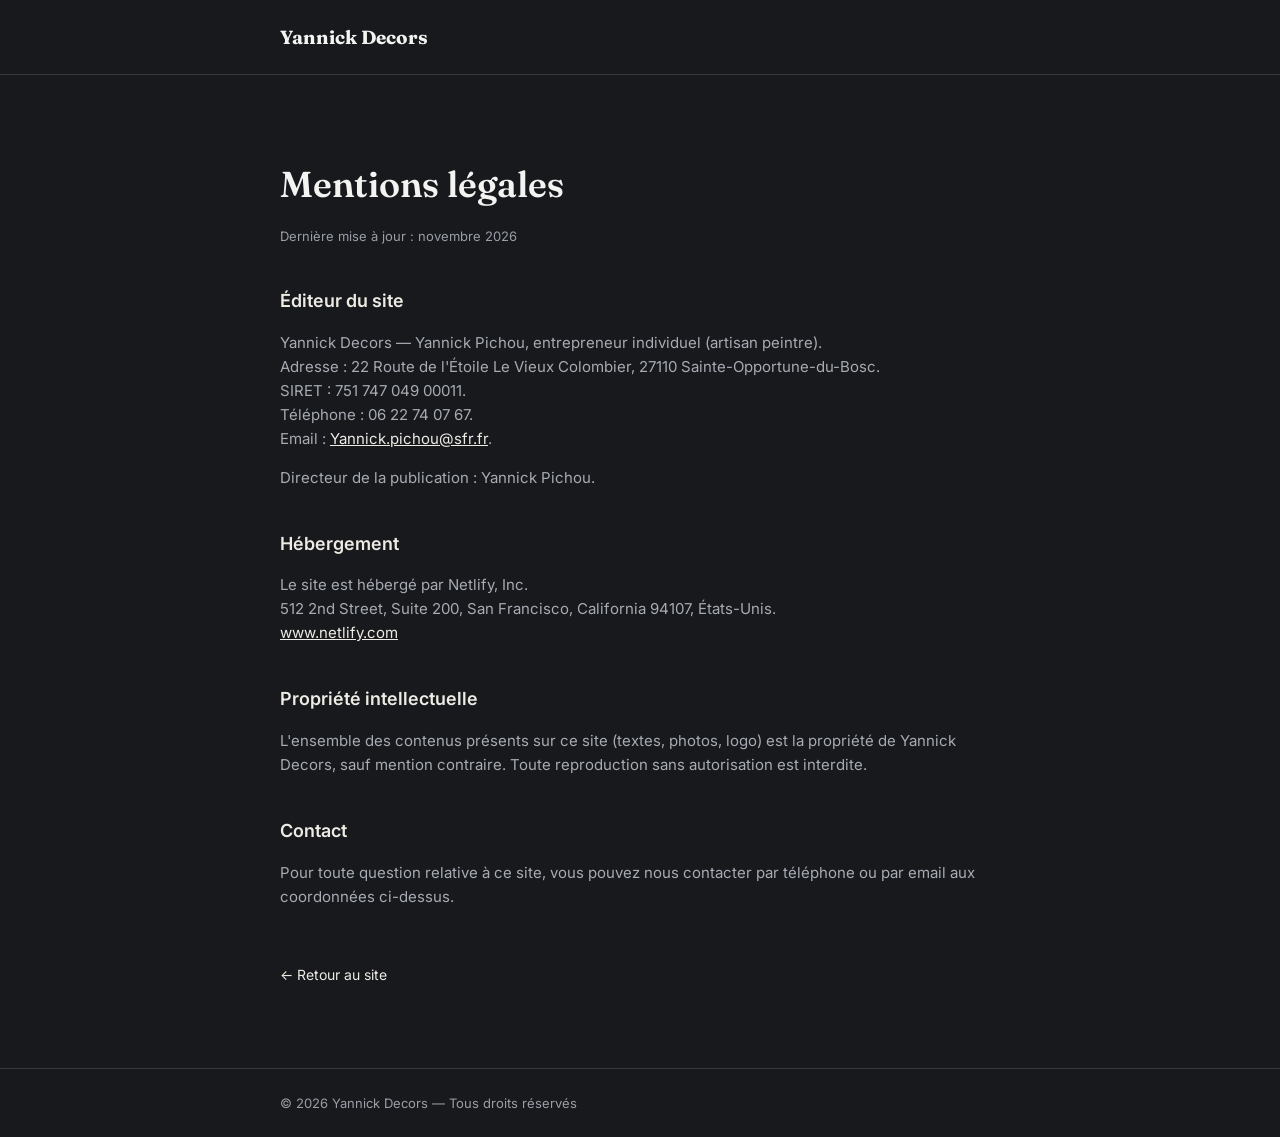
<file: mentions-legales.html>
<!doctype html>
<html lang="fr">
<head>
<meta charset="utf-8">
<meta name="viewport" content="width=device-width, initial-scale=1">
<title>Mentions légales — Yannick Decors</title>
<meta name="robots" content="noindex, follow">
<link rel="preconnect" href="https://fonts.googleapis.com">
<link rel="stylesheet" href="https://fonts.googleapis.com/css2?family=Fraunces:ital,opsz,wght@0,9..144,500;0,9..144,600;0,9..144,700;1,9..144,500&family=Inter:wght@400;500;600;700;800&display=swap">
<style>
  :root{
    --bg:#17191C; --bg-2:#1F2227; --panel:#262930; --line:#333740;
    --ink:#F3F3F1; --muted:#9A9EA6; --bone:#EDEBE4; --slate:#A7ABB3;
  }
  *{box-sizing:border-box}
  body{margin:0;font-family:'Inter',system-ui,sans-serif;color:var(--ink);background:var(--bg);line-height:1.6}
  .wrap{max-width:760px;margin:0 auto;padding:0 20px}
  header{border-bottom:1px solid var(--line);padding:22px 0}
  header a{color:var(--ink);text-decoration:none;font-weight:700;font-family:'Fraunces',serif;font-size:19px}
  main{padding:56px 0 80px}
  h1{font-family:'Fraunces',serif;font-weight:600;font-size:clamp(26px,4vw,36px);margin-bottom:8px}
  .updated{color:var(--muted);font-size:13px;margin-bottom:40px}
  h2{font-size:18px;font-weight:600;margin-top:40px;margin-bottom:10px;color:var(--bone)}
  p,li{color:var(--slate);font-size:15px}
  a{color:var(--bone)}
  ul{padding-left:20px}
  footer{border-top:1px solid var(--line);padding:24px 0;color:var(--muted);font-size:13px}
  .back{display:inline-block;margin-top:40px;color:var(--bone);text-decoration:none;font-size:14px}
</style>
<link rel="canonical" href="https://yannickdecors.pro/mentions-legales.html">
</head>
<body>
<header><div class="wrap"><a href="index.html">Yannick Decors</a></div></header>
<main>
  <div class="wrap">
    <h1>Mentions légales</h1>
    <p class="updated">Dernière mise à jour : novembre 2026</p>

    <h2>Éditeur du site</h2>
    <p>
      Yannick Decors — Yannick Pichou, entrepreneur individuel (artisan peintre).<br>
      Adresse : 22 Route de l'Étoile Le Vieux Colombier, 27110 Sainte-Opportune-du-Bosc.<br>
      SIRET : 751 747 049 00011.<br>
      Téléphone : 06 22 74 07 67.<br>
      Email : <a href="mailto:Yannick.pichou@sfr.fr">Yannick.pichou@sfr.fr</a>.
    </p>
    <p>Directeur de la publication : Yannick Pichou.</p>

    <h2>Hébergement</h2>
    <p>
      Le site est hébergé par Netlify, Inc.<br>
      512 2nd Street, Suite 200, San Francisco, California 94107, États-Unis.<br>
      <a href="https://www.netlify.com" target="_blank" rel="noopener">www.netlify.com</a>
    </p>

    <h2>Propriété intellectuelle</h2>
    <p>L'ensemble des contenus présents sur ce site (textes, photos, logo) est la propriété de Yannick Decors, sauf mention contraire. Toute reproduction sans autorisation est interdite.</p>

    <h2>Contact</h2>
    <p>Pour toute question relative à ce site, vous pouvez nous contacter par téléphone ou par email aux coordonnées ci-dessus.</p>

    <a class="back" href="index.html">&larr; Retour au site</a>
  </div>
</main>
<footer><div class="wrap">© 2026 Yannick Decors — Tous droits réservés</div></footer>
</body>
</html>
</file>
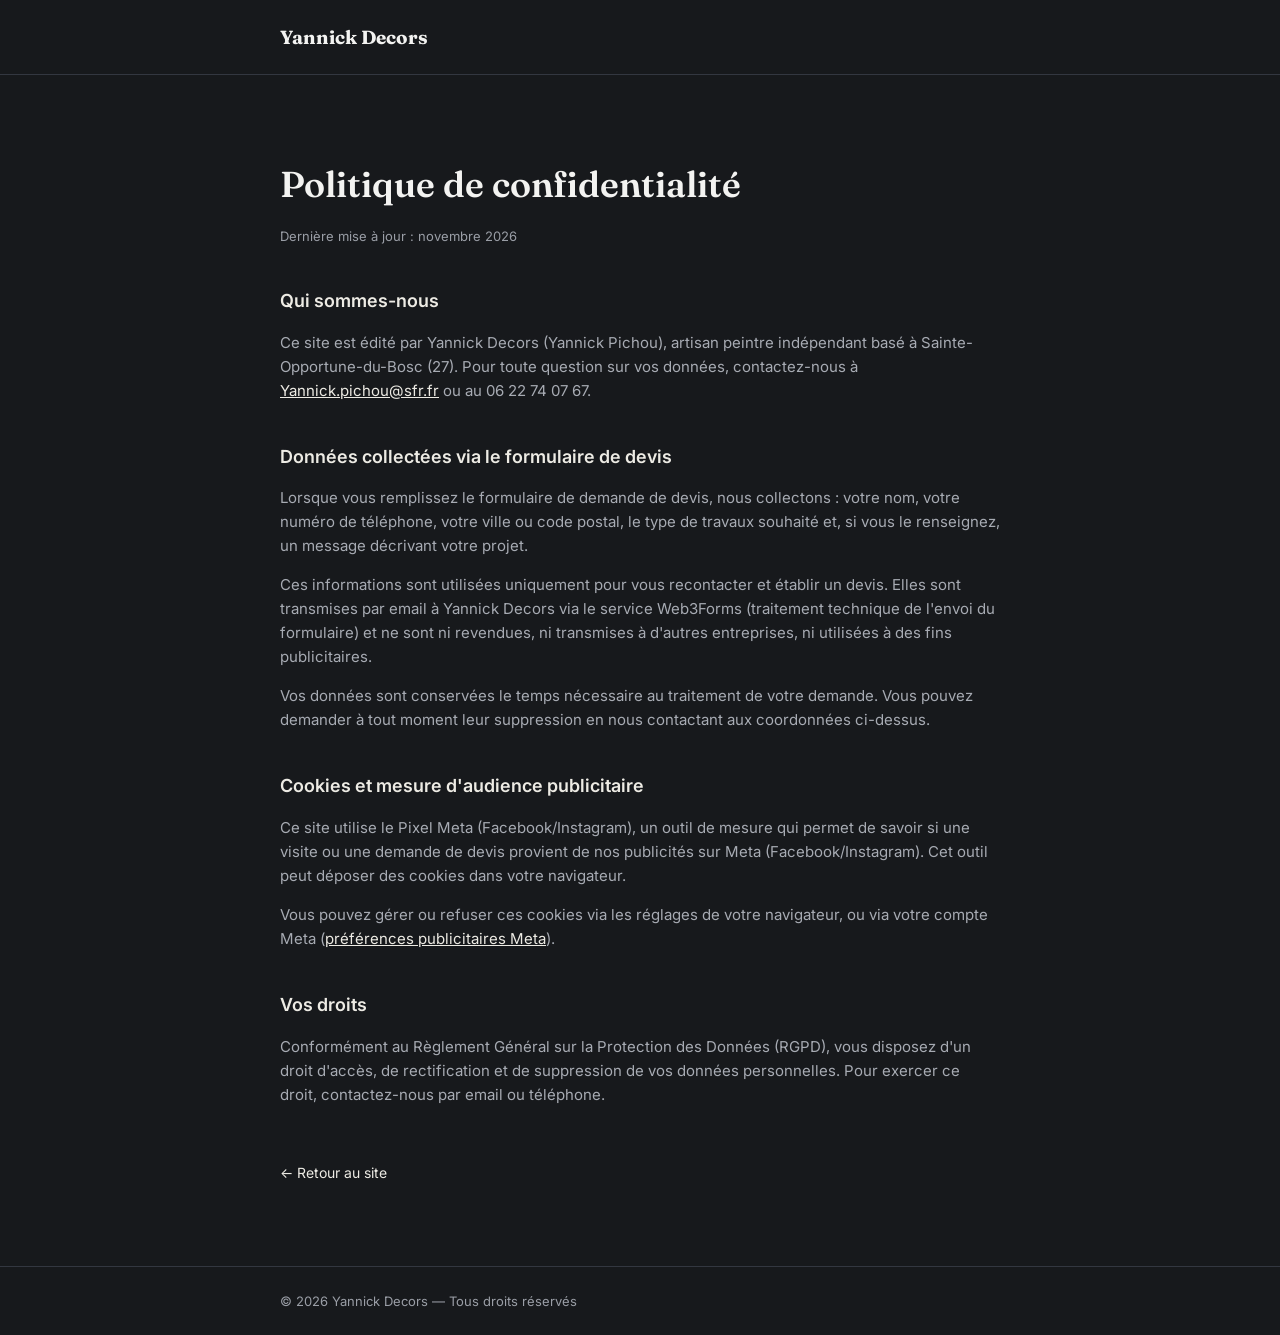
<file: politique-de-confidentialite.html>
<!doctype html>
<html lang="fr">
<head>
<meta charset="utf-8">
<meta name="viewport" content="width=device-width, initial-scale=1">
<title>Politique de confidentialité — Yannick Decors</title>
<meta name="robots" content="noindex, follow">
<link rel="preconnect" href="https://fonts.googleapis.com">
<link rel="stylesheet" href="https://fonts.googleapis.com/css2?family=Fraunces:ital,opsz,wght@0,9..144,500;0,9..144,600;0,9..144,700;1,9..144,500&family=Inter:wght@400;500;600;700;800&display=swap">
<style>
  :root{
    --bg:#17191C; --bg-2:#1F2227; --panel:#262930; --line:#333740;
    --ink:#F3F3F1; --muted:#9A9EA6; --bone:#EDEBE4; --slate:#A7ABB3;
  }
  *{box-sizing:border-box}
  body{margin:0;font-family:'Inter',system-ui,sans-serif;color:var(--ink);background:var(--bg);line-height:1.6}
  .wrap{max-width:760px;margin:0 auto;padding:0 20px}
  header{border-bottom:1px solid var(--line);padding:22px 0}
  header a{color:var(--ink);text-decoration:none;font-weight:700;font-family:'Fraunces',serif;font-size:19px}
  main{padding:56px 0 80px}
  h1{font-family:'Fraunces',serif;font-weight:600;font-size:clamp(26px,4vw,36px);margin-bottom:8px}
  .updated{color:var(--muted);font-size:13px;margin-bottom:40px}
  h2{font-size:18px;font-weight:600;margin-top:40px;margin-bottom:10px;color:var(--bone)}
  p,li{color:var(--slate);font-size:15px}
  a{color:var(--bone)}
  ul{padding-left:20px}
  footer{border-top:1px solid var(--line);padding:24px 0;color:var(--muted);font-size:13px}
  .back{display:inline-block;margin-top:40px;color:var(--bone);text-decoration:none;font-size:14px}
</style>
<link rel="canonical" href="https://yannickdecors.pro/politique-de-confidentialite.html">
</head>
<body>
<header><div class="wrap"><a href="index.html">Yannick Decors</a></div></header>
<main>
  <div class="wrap">
    <h1>Politique de confidentialité</h1>
    <p class="updated">Dernière mise à jour : novembre 2026</p>

    <h2>Qui sommes-nous</h2>
    <p>Ce site est édité par Yannick Decors (Yannick Pichou), artisan peintre indépendant basé à Sainte-Opportune-du-Bosc (27). Pour toute question sur vos données, contactez-nous à <a href="mailto:Yannick.pichou@sfr.fr">Yannick.pichou@sfr.fr</a> ou au 06 22 74 07 67.</p>

    <h2>Données collectées via le formulaire de devis</h2>
    <p>Lorsque vous remplissez le formulaire de demande de devis, nous collectons : votre nom, votre numéro de téléphone, votre ville ou code postal, le type de travaux souhaité et, si vous le renseignez, un message décrivant votre projet.</p>
    <p>Ces informations sont utilisées uniquement pour vous recontacter et établir un devis. Elles sont transmises par email à Yannick Decors via le service Web3Forms (traitement technique de l'envoi du formulaire) et ne sont ni revendues, ni transmises à d'autres entreprises, ni utilisées à des fins publicitaires.</p>
    <p>Vos données sont conservées le temps nécessaire au traitement de votre demande. Vous pouvez demander à tout moment leur suppression en nous contactant aux coordonnées ci-dessus.</p>

    <h2>Cookies et mesure d'audience publicitaire</h2>
    <p>Ce site utilise le Pixel Meta (Facebook/Instagram), un outil de mesure qui permet de savoir si une visite ou une demande de devis provient de nos publicités sur Meta (Facebook/Instagram). Cet outil peut déposer des cookies dans votre navigateur.</p>
    <p>Vous pouvez gérer ou refuser ces cookies via les réglages de votre navigateur, ou via votre compte Meta (<a href="https://www.facebook.com/adpreferences" target="_blank" rel="noopener">préférences publicitaires Meta</a>).</p>

    <h2>Vos droits</h2>
    <p>Conformément au Règlement Général sur la Protection des Données (RGPD), vous disposez d'un droit d'accès, de rectification et de suppression de vos données personnelles. Pour exercer ce droit, contactez-nous par email ou téléphone.</p>

    <a class="back" href="index.html">&larr; Retour au site</a>
  </div>
</main>
<footer><div class="wrap">© 2026 Yannick Decors — Tous droits réservés</div></footer>
</body>
</html>
</file>
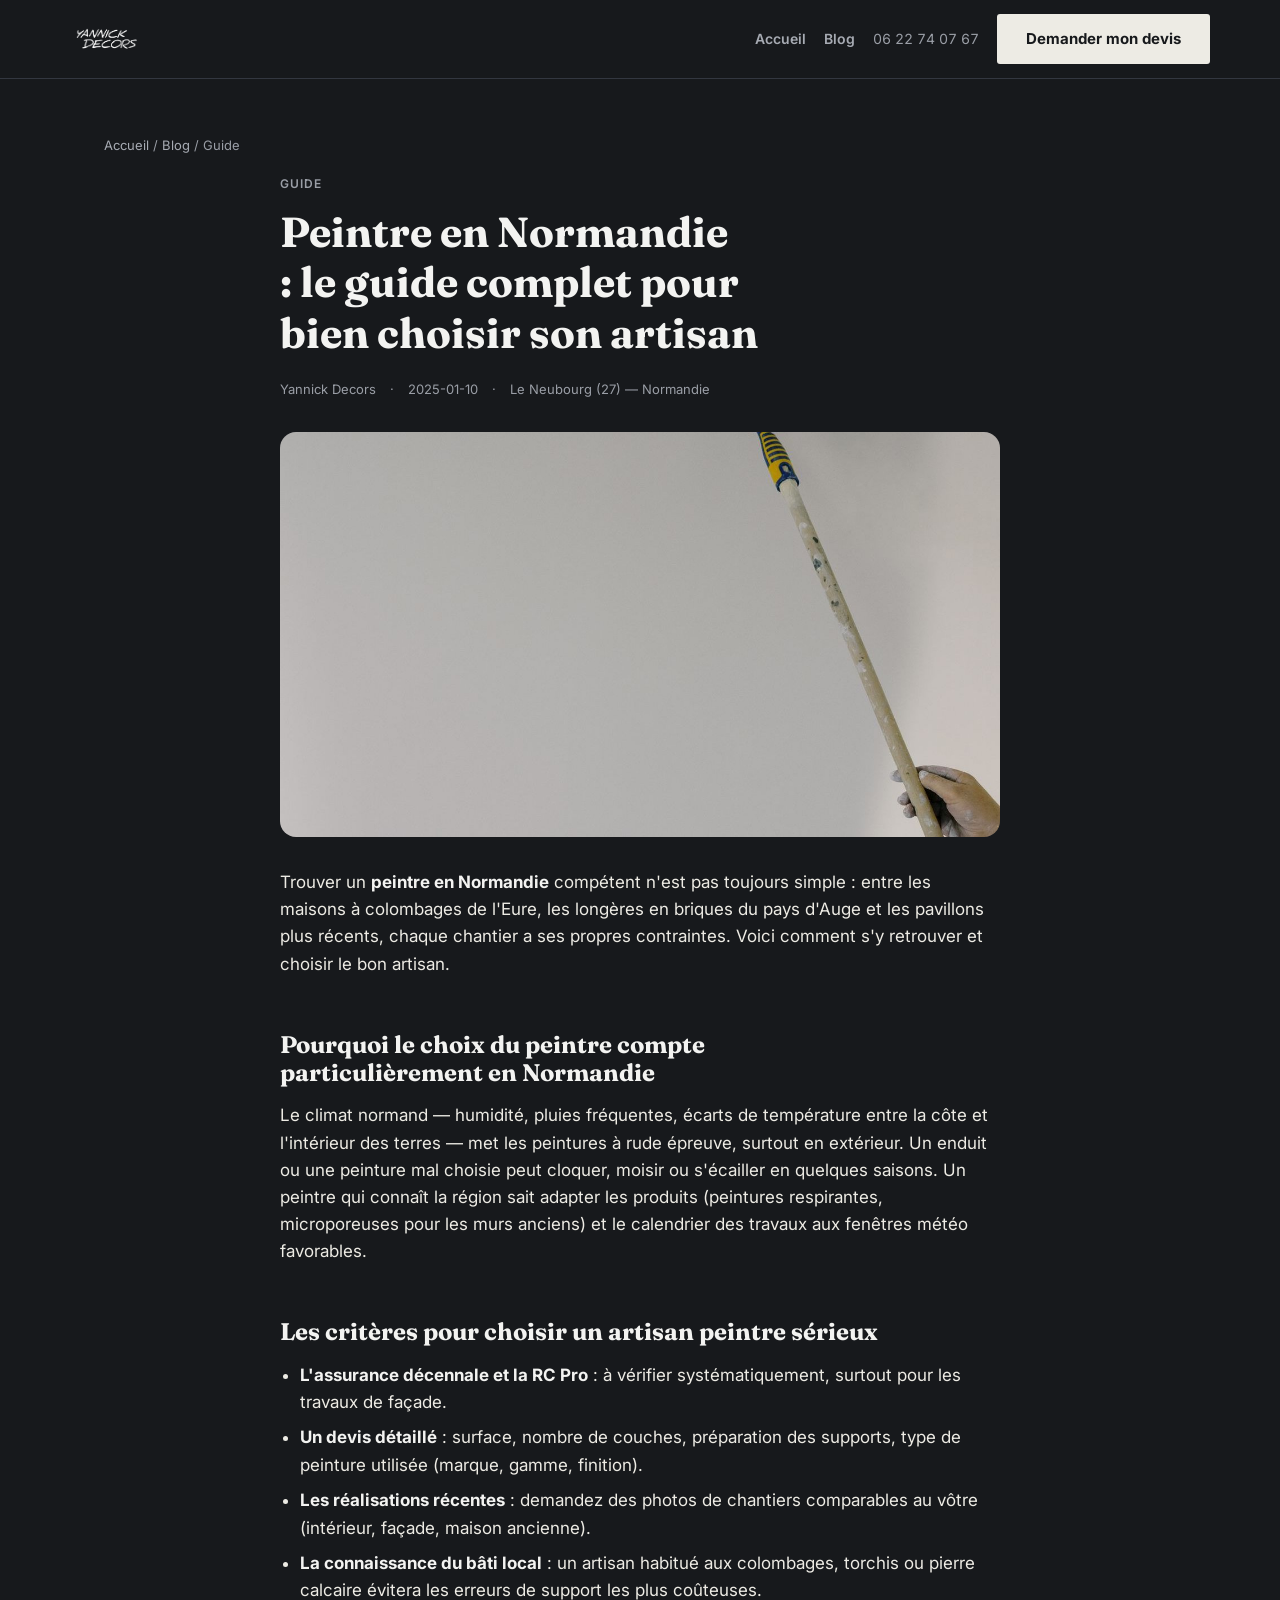
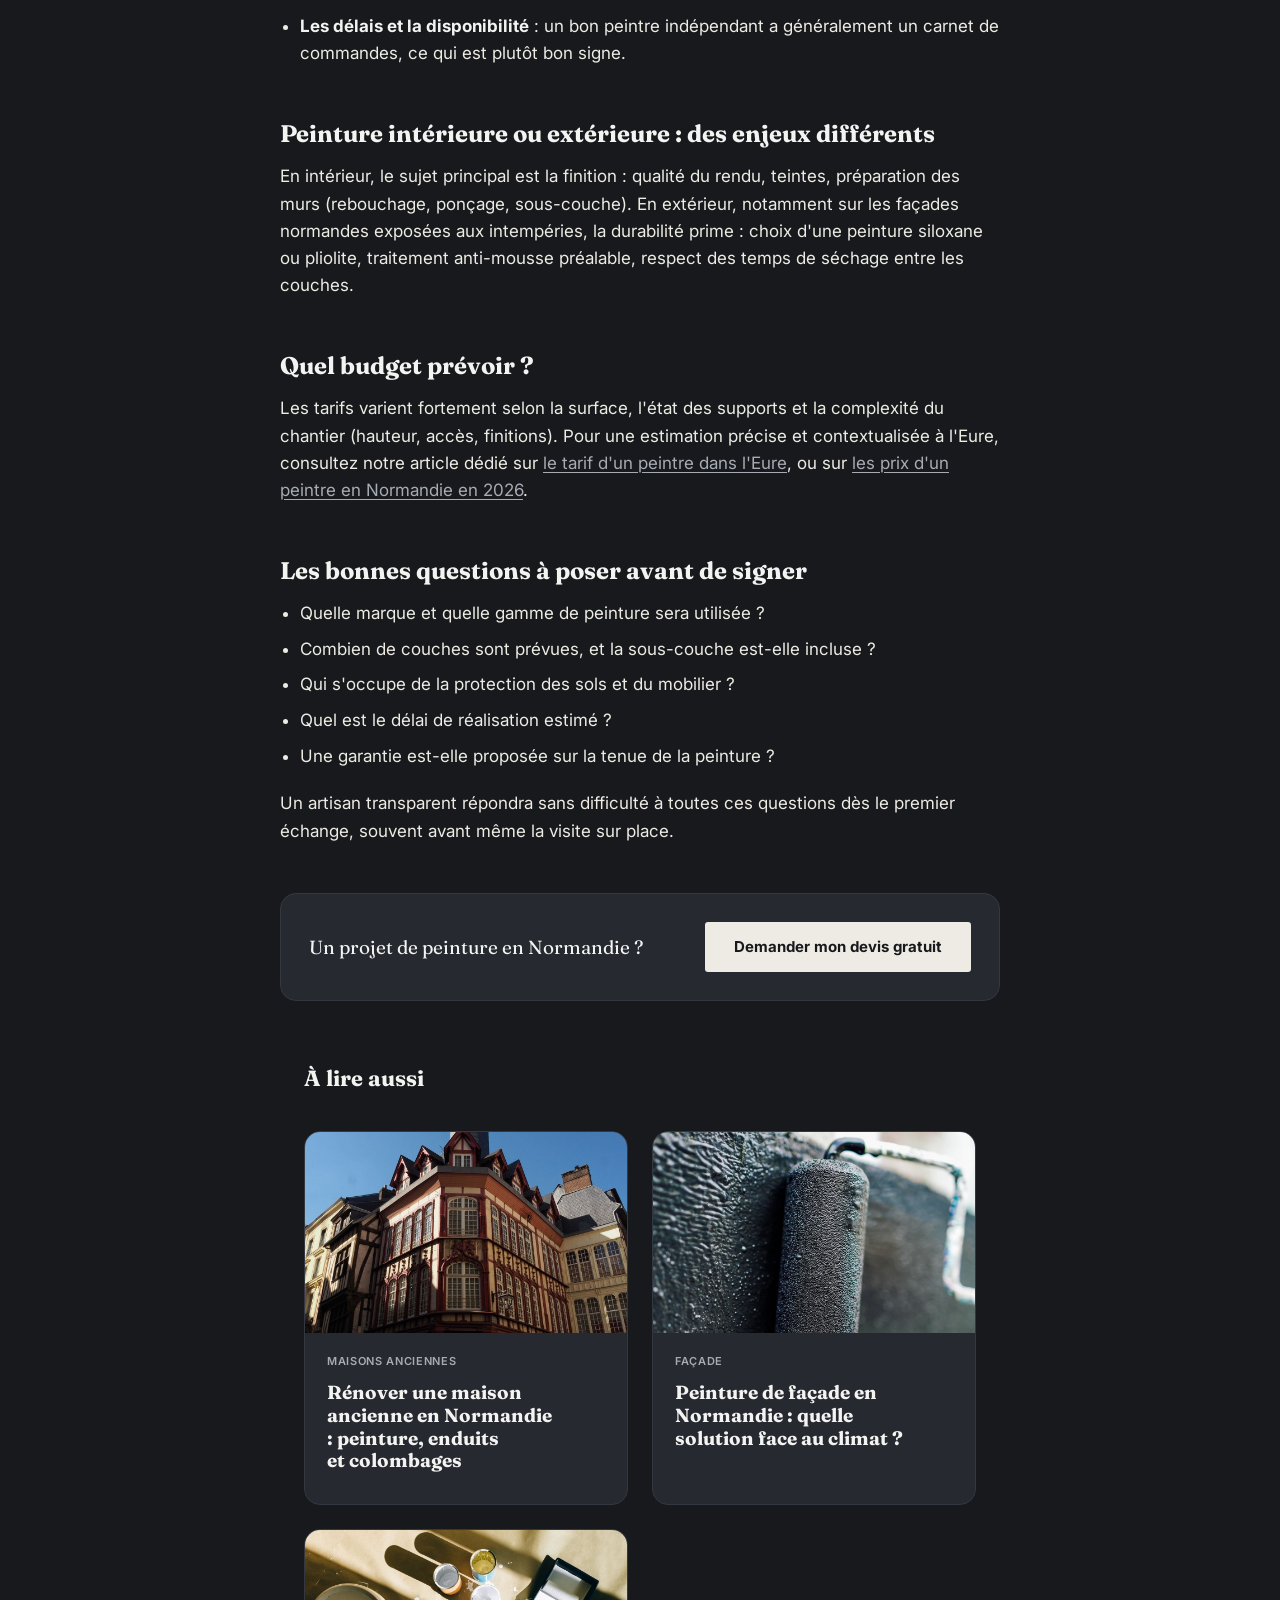
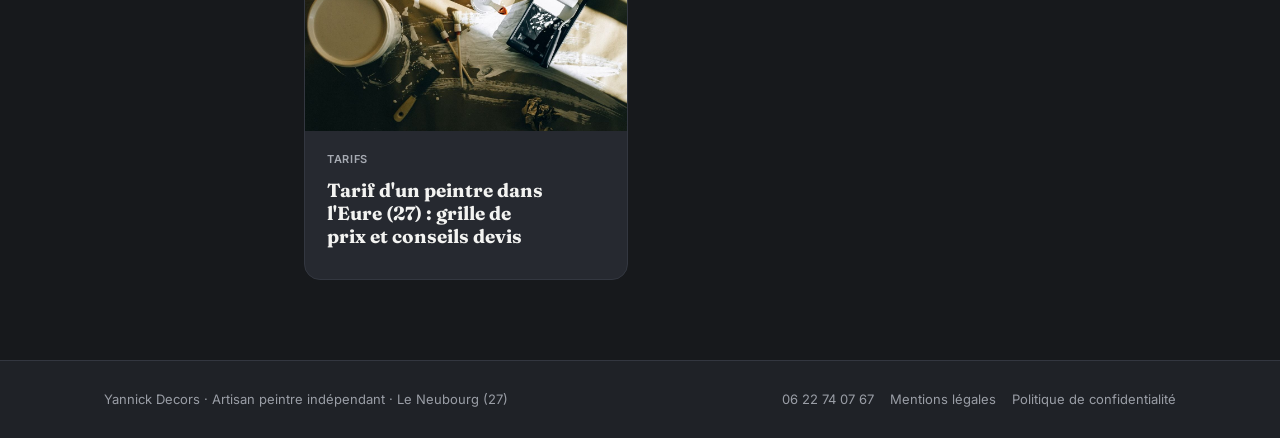
<file: blog/peintre-normandie-guide.html>
<!doctype html>
<html lang="fr">
<head>
<meta charset="utf-8">
<meta name="viewport" content="width=device-width, initial-scale=1">
<title>Peintre Normandie : comment choisir son artisan peintre | Yannick Decors</title>
<meta name="description" content="Guide complet pour trouver un bon peintre en Normandie : critères de choix, prix moyens, spécificités régionales (climat, maisons anciennes) et questions à poser avant de signer un devis.">
<link rel="icon" href="../favicon.ico" sizes="any">
<link rel="icon" type="image/png" href="../img/favicon-32.png" sizes="32x32">
<link rel="icon" type="image/png" href="../img/favicon-192.png" sizes="192x192">
<link rel="apple-touch-icon" href="../img/favicon-180.png">
<link rel="canonical" href="https://yannickdecors.pro/blog/peintre-normandie-guide.html">
<meta property="og:type" content="article">
<meta property="og:title" content="Peintre Normandie : comment choisir son artisan peintre | Yannick Decors">
<meta property="og:description" content="Guide complet pour trouver un bon peintre en Normandie : critères de choix, prix moyens, spécificités régionales (climat, maisons anciennes) et questions à poser avant de signer un devis.">
<meta property="og:url" content="https://yannickdecors.pro/blog/peintre-normandie-guide.html">
<meta property="og:image" content="https://yannickdecors.pro/blog/peintre-normandie-roller.jpg">
<meta name="twitter:card" content="summary_large_image">
<link rel="preconnect" href="https://fonts.googleapis.com">
<link rel="stylesheet" href="https://fonts.googleapis.com/css2?family=Fraunces:ital,opsz,wght@0,9..144,500;0,9..144,600;0,9..144,700;1,9..144,500&family=Inter:wght@400;500;600;700;800&display=swap">
<link rel="stylesheet" href="../blog/style.css">
<script type="application/ld+json">{"@context": "https://schema.org", "@type": "Article", "headline": "Peintre en Normandie : le guide complet pour bien choisir son artisan", "description": "Guide complet pour trouver un bon peintre en Normandie : critères de choix, prix moyens, spécificités régionales (climat, maisons anciennes) et questions à poser avant de signer un devis.", "image": "https://yannickdecors.pro/blog/img/peintre-normandie-roller.jpg", "datePublished": "2025-01-10", "dateModified": "2025-01-10", "author": {"@type": "Organization", "name": "Yannick Decors"}, "publisher": {"@type": "Organization", "name": "Yannick Decors"}, "mainEntityOfPage": "https://yannickdecors.pro/blog/peintre-normandie-guide.html"}</script>
<script type="application/ld+json">{"@context": "https://schema.org", "@type": "LocalBusiness", "name": "Yannick Decors", "image": "https://yannickdecors.pro/img/navbar-logo.png", "telephone": "+33622740767", "address": {"@type": "PostalAddress", "addressLocality": "Le Neubourg", "postalCode": "27110", "addressRegion": "Normandie", "addressCountry": "FR"}, "areaServed": ["Eure", "Normandie"], "url": "https://yannickdecors.pro", "priceRange": "€€"}</script>
</head>
<body>
<header>
  <div class="wrap">
    <a class="logo-link" href="../index.html" aria-label="Retour en haut - Yannick Decors"><img class="logo-img" src="../img/navbar-logo.png" alt="Yannick Decors"></a>
    <button class="burger" type="button" aria-label="Ouvrir le menu" aria-expanded="false" aria-controls="hdr-menu"><span></span><span></span><span></span></button>
    <nav class="hdr-menu" id="hdr-menu" aria-label="Menu principal">
      <div class="hdr-links"><a href="../index.html" class="nav-link">Accueil</a><a href="../blog/index.html" class="nav-link">Blog</a><a href="tel:+33622740767" class="tel-link">06 22 74 07 67</a></div>
      <a class="btn btn-bone" href="../index.html#devis">Demander mon devis</a>
    </nav>
  </div>
</header>
<script>
(function(){var h=document.querySelector('header'),b=h&&h.querySelector('.burger');if(!b)return;
function set(o){h.classList.toggle('open',o);b.setAttribute('aria-expanded',o?'true':'false');b.setAttribute('aria-label',o?'Fermer le menu':'Ouvrir le menu');}
b.addEventListener('click',function(){set(!h.classList.contains('open'));});
h.querySelectorAll('.hdr-menu a').forEach(function(a){a.addEventListener('click',function(){set(false);});});
document.addEventListener('keydown',function(e){if(e.key==='Escape')set(false);});
document.addEventListener('click',function(e){if(!h.contains(e.target))set(false);});
window.addEventListener('resize',function(){if(window.innerWidth>=760)set(false);});
})();
</script>

<main class="wrap">
  <div class="breadcrumb"><a href="../index.html">Accueil</a> / <a href="index.html">Blog</a> / Guide</div>
  <article class="post">
    <div class="eyebrow">Guide</div>
    <h1>Peintre en Normandie : le guide complet pour bien choisir son artisan</h1>
    <div class="meta-row"><span>Yannick Decors</span><span>·</span><span>2025-01-10</span><span>·</span><span>Le Neubourg (27) — Normandie</span></div>
    <div class="hero-img"><img src="img/peintre-normandie-roller.jpg" alt="Peintre professionnel appliquant une peinture murale au rouleau" loading="lazy"></div>
    <div class="content">
      
<p>Trouver un <strong>peintre en Normandie</strong> compétent n'est pas toujours simple : entre les maisons à colombages de l'Eure, les longères en briques du pays d'Auge et les pavillons plus récents, chaque chantier a ses propres contraintes. Voici comment s'y retrouver et choisir le bon artisan.</p>

<h2>Pourquoi le choix du peintre compte particulièrement en Normandie</h2>
<p>Le climat normand — humidité, pluies fréquentes, écarts de température entre la côte et l'intérieur des terres — met les peintures à rude épreuve, surtout en extérieur. Un enduit ou une peinture mal choisie peut cloquer, moisir ou s'écailler en quelques saisons. Un peintre qui connaît la région sait adapter les produits (peintures respirantes, microporeuses pour les murs anciens) et le calendrier des travaux aux fenêtres météo favorables.</p>

<h2>Les critères pour choisir un artisan peintre sérieux</h2>
<ul>
  <li><strong>L'assurance décennale et la RC Pro</strong> : à vérifier systématiquement, surtout pour les travaux de façade.</li>
  <li><strong>Un devis détaillé</strong> : surface, nombre de couches, préparation des supports, type de peinture utilisée (marque, gamme, finition).</li>
  <li><strong>Les réalisations récentes</strong> : demandez des photos de chantiers comparables au vôtre (intérieur, façade, maison ancienne).</li>
  <li><strong>La connaissance du bâti local</strong> : un artisan habitué aux colombages, torchis ou pierre calcaire évitera les erreurs de support les plus coûteuses.</li>
  <li><strong>Les délais et la disponibilité</strong> : un bon peintre indépendant a généralement un carnet de commandes, ce qui est plutôt bon signe.</li>
</ul>

<h2>Peinture intérieure ou extérieure : des enjeux différents</h2>
<p>En intérieur, le sujet principal est la finition : qualité du rendu, teintes, préparation des murs (rebouchage, ponçage, sous-couche). En extérieur, notamment sur les façades normandes exposées aux intempéries, la durabilité prime : choix d'une peinture siloxane ou pliolite, traitement anti-mousse préalable, respect des temps de séchage entre les couches.</p>

<h2>Quel budget prévoir ?</h2>
<p>Les tarifs varient fortement selon la surface, l'état des supports et la complexité du chantier (hauteur, accès, finitions). Pour une estimation précise et contextualisée à l'Eure, consultez notre article dédié sur <a href="tarif-peintre-eure.html">le tarif d'un peintre dans l'Eure</a>, ou sur <a href="prix-peintre-normandie-2026.html">les prix d'un peintre en Normandie en 2026</a>.</p>

<h2>Les bonnes questions à poser avant de signer</h2>
<ul>
  <li>Quelle marque et quelle gamme de peinture sera utilisée ?</li>
  <li>Combien de couches sont prévues, et la sous-couche est-elle incluse ?</li>
  <li>Qui s'occupe de la protection des sols et du mobilier ?</li>
  <li>Quel est le délai de réalisation estimé ?</li>
  <li>Une garantie est-elle proposée sur la tenue de la peinture ?</li>
</ul>

<p>Un artisan transparent répondra sans difficulté à toutes ces questions dès le premier échange, souvent avant même la visite sur place.</p>

    </div>
    <div class="cta-box">
      <p>Un projet de peinture en Normandie ?</p>
      <a class="btn btn-bone" href="../index.html#devis">Demander mon devis gratuit</a>
    </div>
  </article>
  <div class="wrap" style="max-width:720px;margin:0 auto">
    <div class="related">
      <h2>À lire aussi</h2>
      <div class="article-grid">
      <a class="article-card" href="renovation-maison-ancienne-normandie.html"><div class="thumb"><img src="img/maison-colombage-normandie.jpg" alt="Maison à colombages typique de Normandie avec façade à pans de bois" loading="lazy"></div><div class="body"><div class="tag">Maisons anciennes</div><h3>Rénover une maison ancienne en Normandie : peinture, enduits et colombages</h3></div></a><a class="article-card" href="peinture-facade-maison-normandie.html"><div class="thumb"><img src="img/peinture-facade-roller-exterieur.jpg" alt="Façade de maison fraîchement repeinte" loading="lazy"></div><div class="body"><div class="tag">Façade</div><h3>Peinture de façade en Normandie : quelle solution face au climat ?</h3></div></a><a class="article-card" href="tarif-peintre-eure.html"><div class="thumb"><img src="img/outils-peinture-renovation.jpg" alt="Outils et pots de peinture prêts pour un chantier de rénovation" loading="lazy"></div><div class="body"><div class="tag">Tarifs</div><h3>Tarif d'un peintre dans l'Eure (27) : grille de prix et conseils devis</h3></div></a>
      </div>
    </div>
  </div>
</main>

<footer>
  <div class="wrap">
    <span>Yannick Decors · Artisan peintre indépendant · Le Neubourg (27)</span>
    <span class="links"><span>06 22 74 07 67</span><a href="../mentions-legales.html">Mentions légales</a><a href="../politique-de-confidentialite.html">Politique de confidentialité</a></span>
  </div>
</footer>
</body>
</html>
</file>
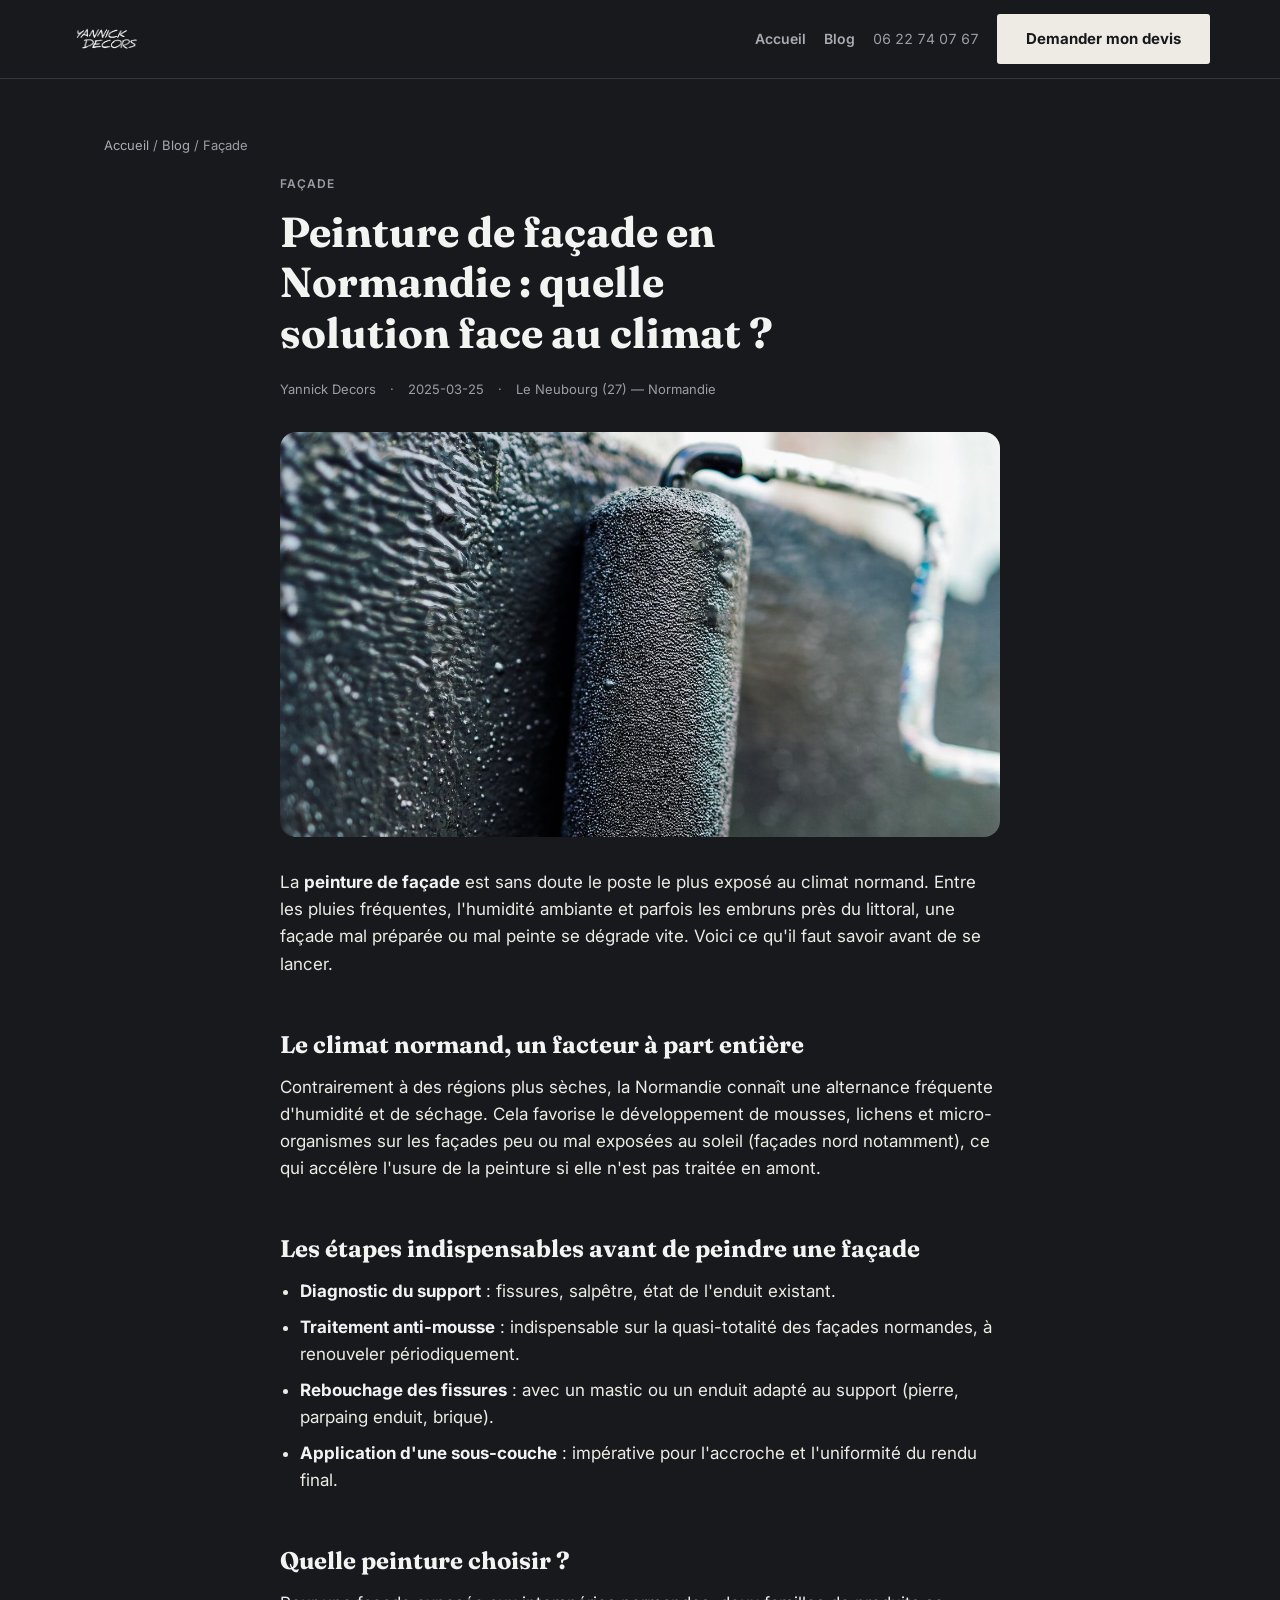
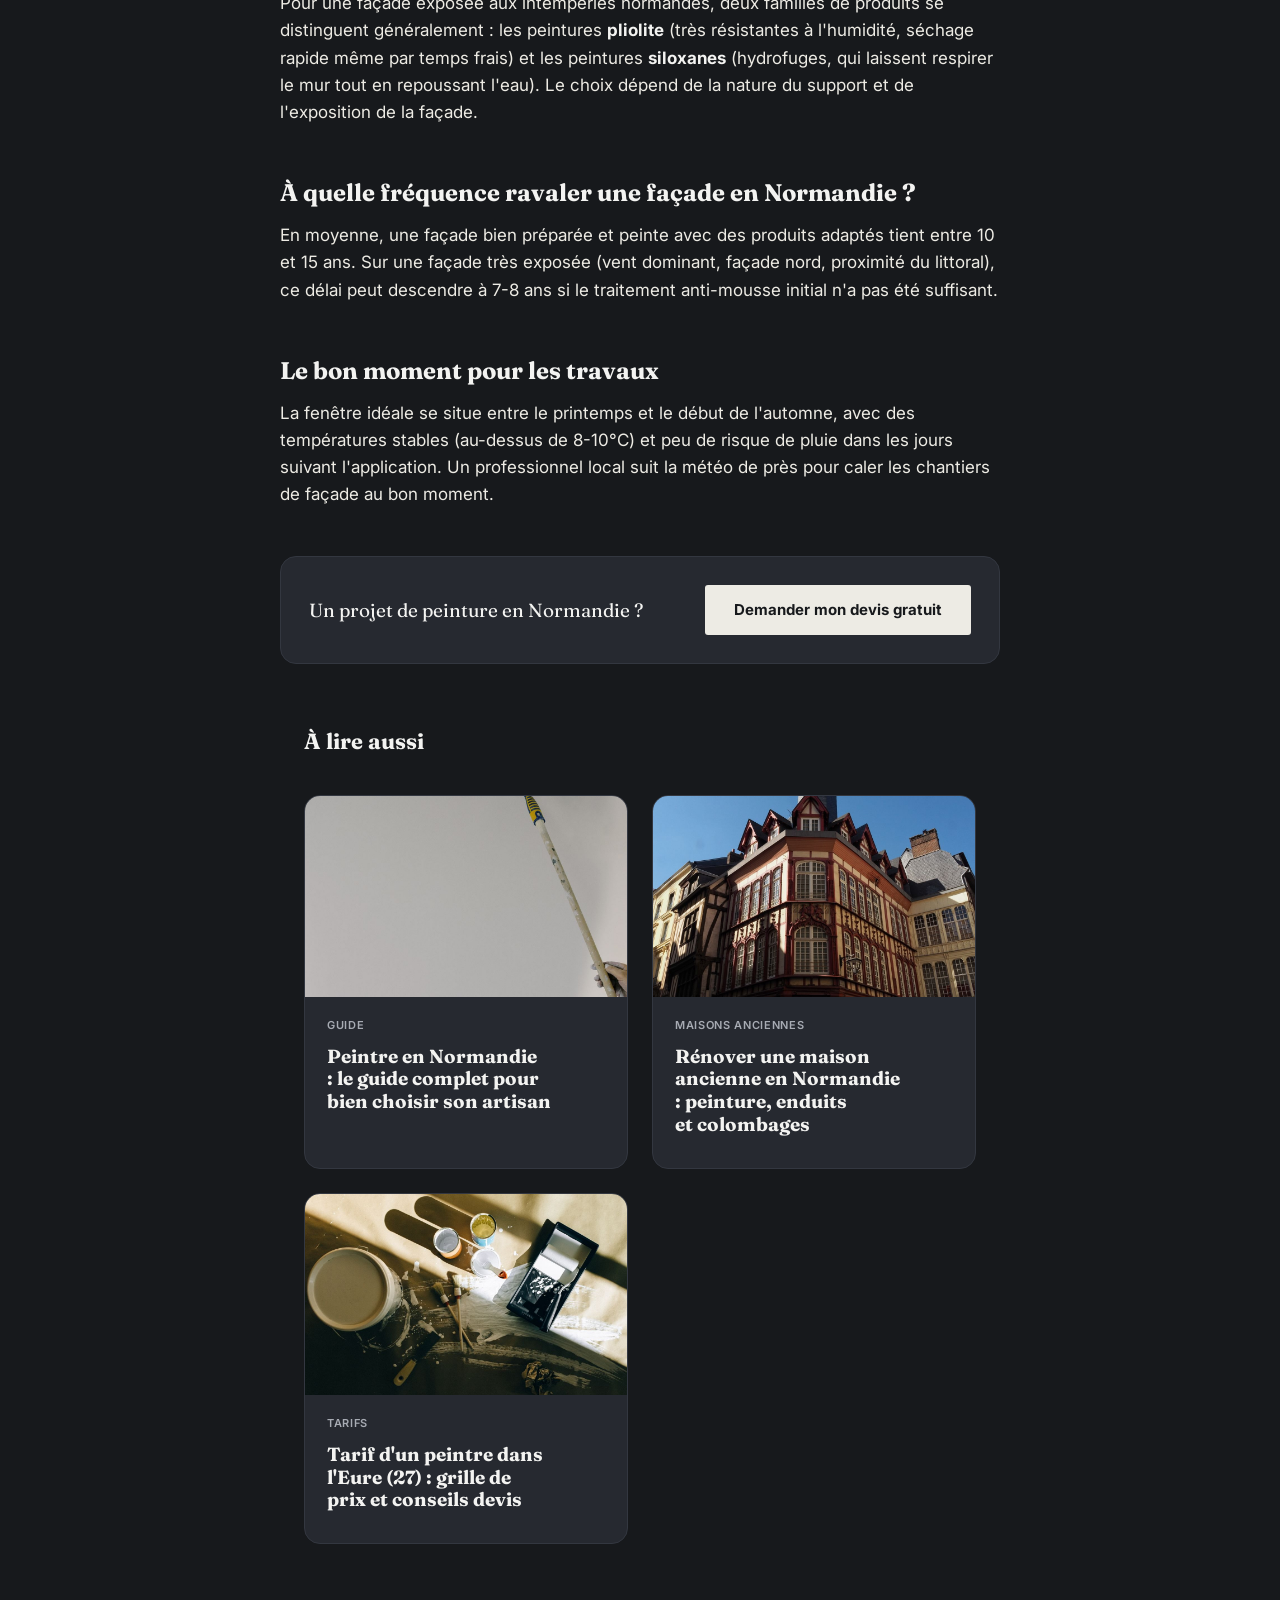
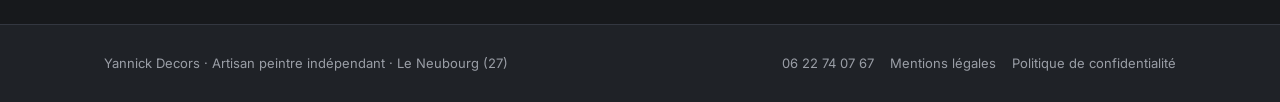
<file: blog/peinture-facade-maison-normandie.html>
<!doctype html>
<html lang="fr">
<head>
<meta charset="utf-8">
<meta name="viewport" content="width=device-width, initial-scale=1">
<title>Peinture façade Normandie : quelle peinture choisir ? | Yannick Decors</title>
<meta name="description" content="Peindre une façade en Normandie impose de tenir compte de l'humidité et des intempéries. Quelle peinture, quelle préparation et quelle fréquence de ravalement prévoir ?">
<link rel="icon" href="../favicon.ico" sizes="any">
<link rel="icon" type="image/png" href="../img/favicon-32.png" sizes="32x32">
<link rel="icon" type="image/png" href="../img/favicon-192.png" sizes="192x192">
<link rel="apple-touch-icon" href="../img/favicon-180.png">
<link rel="canonical" href="https://yannickdecors.pro/blog/peinture-facade-maison-normandie.html">
<meta property="og:type" content="article">
<meta property="og:title" content="Peinture façade Normandie : quelle peinture choisir ? | Yannick Decors">
<meta property="og:description" content="Peindre une façade en Normandie impose de tenir compte de l'humidité et des intempéries. Quelle peinture, quelle préparation et quelle fréquence de ravalement prévoir ?">
<meta property="og:url" content="https://yannickdecors.pro/blog/peinture-facade-maison-normandie.html">
<meta property="og:image" content="https://yannickdecors.pro/blog/peinture-facade-roller-exterieur.jpg">
<meta name="twitter:card" content="summary_large_image">
<link rel="preconnect" href="https://fonts.googleapis.com">
<link rel="stylesheet" href="https://fonts.googleapis.com/css2?family=Fraunces:ital,opsz,wght@0,9..144,500;0,9..144,600;0,9..144,700;1,9..144,500&family=Inter:wght@400;500;600;700;800&display=swap">
<link rel="stylesheet" href="../blog/style.css">
<script type="application/ld+json">{"@context": "https://schema.org", "@type": "Article", "headline": "Peinture de façade en Normandie : quelle solution face au climat ?", "description": "Peindre une façade en Normandie impose de tenir compte de l'humidité et des intempéries. Quelle peinture, quelle préparation et quelle fréquence de ravalement prévoir ?", "image": "https://yannickdecors.pro/blog/img/peinture-facade-roller-exterieur.jpg", "datePublished": "2025-03-25", "dateModified": "2025-03-25", "author": {"@type": "Organization", "name": "Yannick Decors"}, "publisher": {"@type": "Organization", "name": "Yannick Decors"}, "mainEntityOfPage": "https://yannickdecors.pro/blog/peinture-facade-maison-normandie.html"}</script>
<script type="application/ld+json">{"@context": "https://schema.org", "@type": "LocalBusiness", "name": "Yannick Decors", "image": "https://yannickdecors.pro/img/navbar-logo.png", "telephone": "+33622740767", "address": {"@type": "PostalAddress", "addressLocality": "Le Neubourg", "postalCode": "27110", "addressRegion": "Normandie", "addressCountry": "FR"}, "areaServed": ["Eure", "Normandie"], "url": "https://yannickdecors.pro", "priceRange": "€€"}</script>
</head>
<body>
<header>
  <div class="wrap">
    <a class="logo-link" href="../index.html" aria-label="Retour en haut - Yannick Decors"><img class="logo-img" src="../img/navbar-logo.png" alt="Yannick Decors"></a>
    <button class="burger" type="button" aria-label="Ouvrir le menu" aria-expanded="false" aria-controls="hdr-menu"><span></span><span></span><span></span></button>
    <nav class="hdr-menu" id="hdr-menu" aria-label="Menu principal">
      <div class="hdr-links"><a href="../index.html" class="nav-link">Accueil</a><a href="../blog/index.html" class="nav-link">Blog</a><a href="tel:+33622740767" class="tel-link">06 22 74 07 67</a></div>
      <a class="btn btn-bone" href="../index.html#devis">Demander mon devis</a>
    </nav>
  </div>
</header>
<script>
(function(){var h=document.querySelector('header'),b=h&&h.querySelector('.burger');if(!b)return;
function set(o){h.classList.toggle('open',o);b.setAttribute('aria-expanded',o?'true':'false');b.setAttribute('aria-label',o?'Fermer le menu':'Ouvrir le menu');}
b.addEventListener('click',function(){set(!h.classList.contains('open'));});
h.querySelectorAll('.hdr-menu a').forEach(function(a){a.addEventListener('click',function(){set(false);});});
document.addEventListener('keydown',function(e){if(e.key==='Escape')set(false);});
document.addEventListener('click',function(e){if(!h.contains(e.target))set(false);});
window.addEventListener('resize',function(){if(window.innerWidth>=760)set(false);});
})();
</script>

<main class="wrap">
  <div class="breadcrumb"><a href="../index.html">Accueil</a> / <a href="index.html">Blog</a> / Façade</div>
  <article class="post">
    <div class="eyebrow">Façade</div>
    <h1>Peinture de façade en Normandie : quelle solution face au climat ?</h1>
    <div class="meta-row"><span>Yannick Decors</span><span>·</span><span>2025-03-25</span><span>·</span><span>Le Neubourg (27) — Normandie</span></div>
    <div class="hero-img"><img src="img/peinture-facade-roller-exterieur.jpg" alt="Façade de maison fraîchement repeinte" loading="lazy"></div>
    <div class="content">
      
<p>La <strong>peinture de façade</strong> est sans doute le poste le plus exposé au climat normand. Entre les pluies fréquentes, l'humidité ambiante et parfois les embruns près du littoral, une façade mal préparée ou mal peinte se dégrade vite. Voici ce qu'il faut savoir avant de se lancer.</p>

<h2>Le climat normand, un facteur à part entière</h2>
<p>Contrairement à des régions plus sèches, la Normandie connaît une alternance fréquente d'humidité et de séchage. Cela favorise le développement de mousses, lichens et micro-organismes sur les façades peu ou mal exposées au soleil (façades nord notamment), ce qui accélère l'usure de la peinture si elle n'est pas traitée en amont.</p>

<h2>Les étapes indispensables avant de peindre une façade</h2>
<ul>
  <li><strong>Diagnostic du support</strong> : fissures, salpêtre, état de l'enduit existant.</li>
  <li><strong>Traitement anti-mousse</strong> : indispensable sur la quasi-totalité des façades normandes, à renouveler périodiquement.</li>
  <li><strong>Rebouchage des fissures</strong> : avec un mastic ou un enduit adapté au support (pierre, parpaing enduit, brique).</li>
  <li><strong>Application d'une sous-couche</strong> : impérative pour l'accroche et l'uniformité du rendu final.</li>
</ul>

<h2>Quelle peinture choisir ?</h2>
<p>Pour une façade exposée aux intempéries normandes, deux familles de produits se distinguent généralement : les peintures <strong>pliolite</strong> (très résistantes à l'humidité, séchage rapide même par temps frais) et les peintures <strong>siloxanes</strong> (hydrofuges, qui laissent respirer le mur tout en repoussant l'eau). Le choix dépend de la nature du support et de l'exposition de la façade.</p>

<h2>À quelle fréquence ravaler une façade en Normandie ?</h2>
<p>En moyenne, une façade bien préparée et peinte avec des produits adaptés tient entre 10 et 15 ans. Sur une façade très exposée (vent dominant, façade nord, proximité du littoral), ce délai peut descendre à 7-8 ans si le traitement anti-mousse initial n'a pas été suffisant.</p>

<h2>Le bon moment pour les travaux</h2>
<p>La fenêtre idéale se situe entre le printemps et le début de l'automne, avec des températures stables (au-dessus de 8-10°C) et peu de risque de pluie dans les jours suivant l'application. Un professionnel local suit la météo de près pour caler les chantiers de façade au bon moment.</p>

    </div>
    <div class="cta-box">
      <p>Un projet de peinture en Normandie ?</p>
      <a class="btn btn-bone" href="../index.html#devis">Demander mon devis gratuit</a>
    </div>
  </article>
  <div class="wrap" style="max-width:720px;margin:0 auto">
    <div class="related">
      <h2>À lire aussi</h2>
      <div class="article-grid">
      <a class="article-card" href="peintre-normandie-guide.html"><div class="thumb"><img src="img/peintre-normandie-roller.jpg" alt="Peintre professionnel appliquant une peinture murale au rouleau" loading="lazy"></div><div class="body"><div class="tag">Guide</div><h3>Peintre en Normandie : le guide complet pour bien choisir son artisan</h3></div></a><a class="article-card" href="renovation-maison-ancienne-normandie.html"><div class="thumb"><img src="img/maison-colombage-normandie.jpg" alt="Maison à colombages typique de Normandie avec façade à pans de bois" loading="lazy"></div><div class="body"><div class="tag">Maisons anciennes</div><h3>Rénover une maison ancienne en Normandie : peinture, enduits et colombages</h3></div></a><a class="article-card" href="tarif-peintre-eure.html"><div class="thumb"><img src="img/outils-peinture-renovation.jpg" alt="Outils et pots de peinture prêts pour un chantier de rénovation" loading="lazy"></div><div class="body"><div class="tag">Tarifs</div><h3>Tarif d'un peintre dans l'Eure (27) : grille de prix et conseils devis</h3></div></a>
      </div>
    </div>
  </div>
</main>

<footer>
  <div class="wrap">
    <span>Yannick Decors · Artisan peintre indépendant · Le Neubourg (27)</span>
    <span class="links"><span>06 22 74 07 67</span><a href="../mentions-legales.html">Mentions légales</a><a href="../politique-de-confidentialite.html">Politique de confidentialité</a></span>
  </div>
</footer>
</body>
</html>
</file>
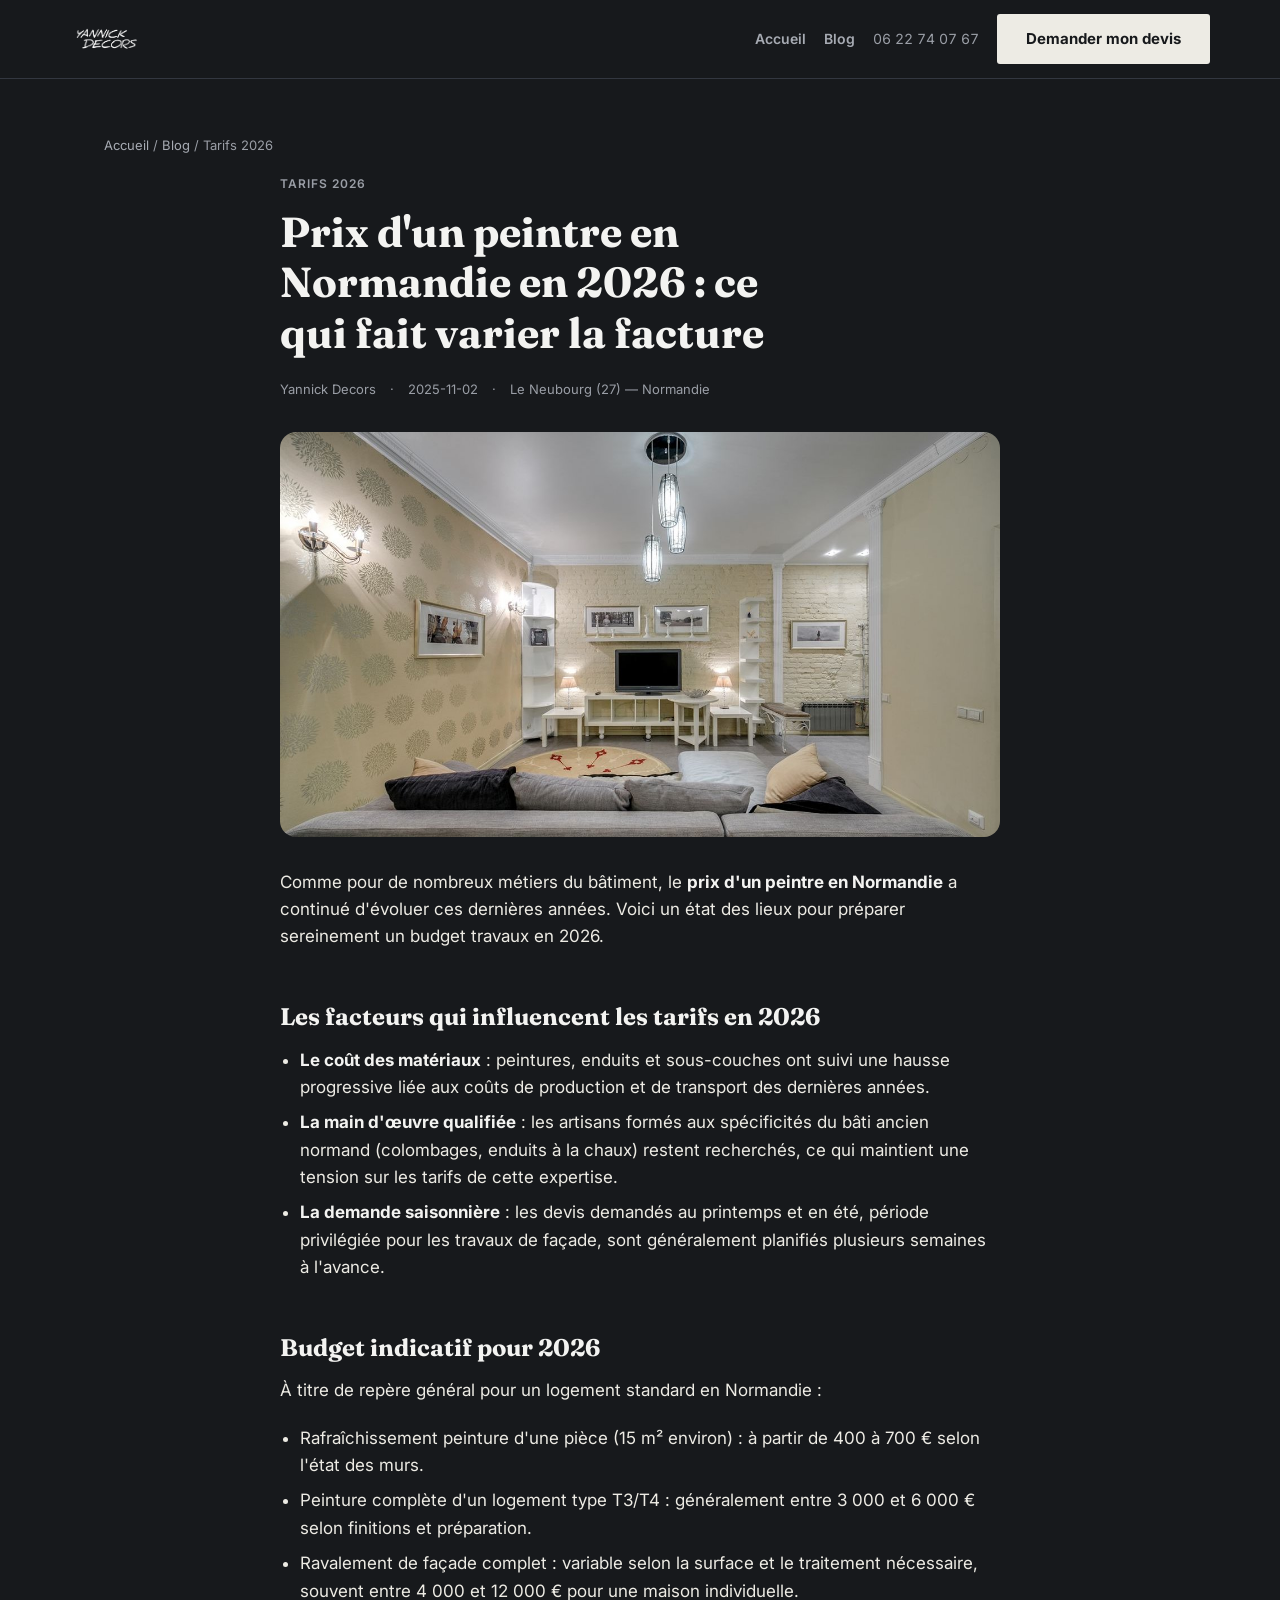
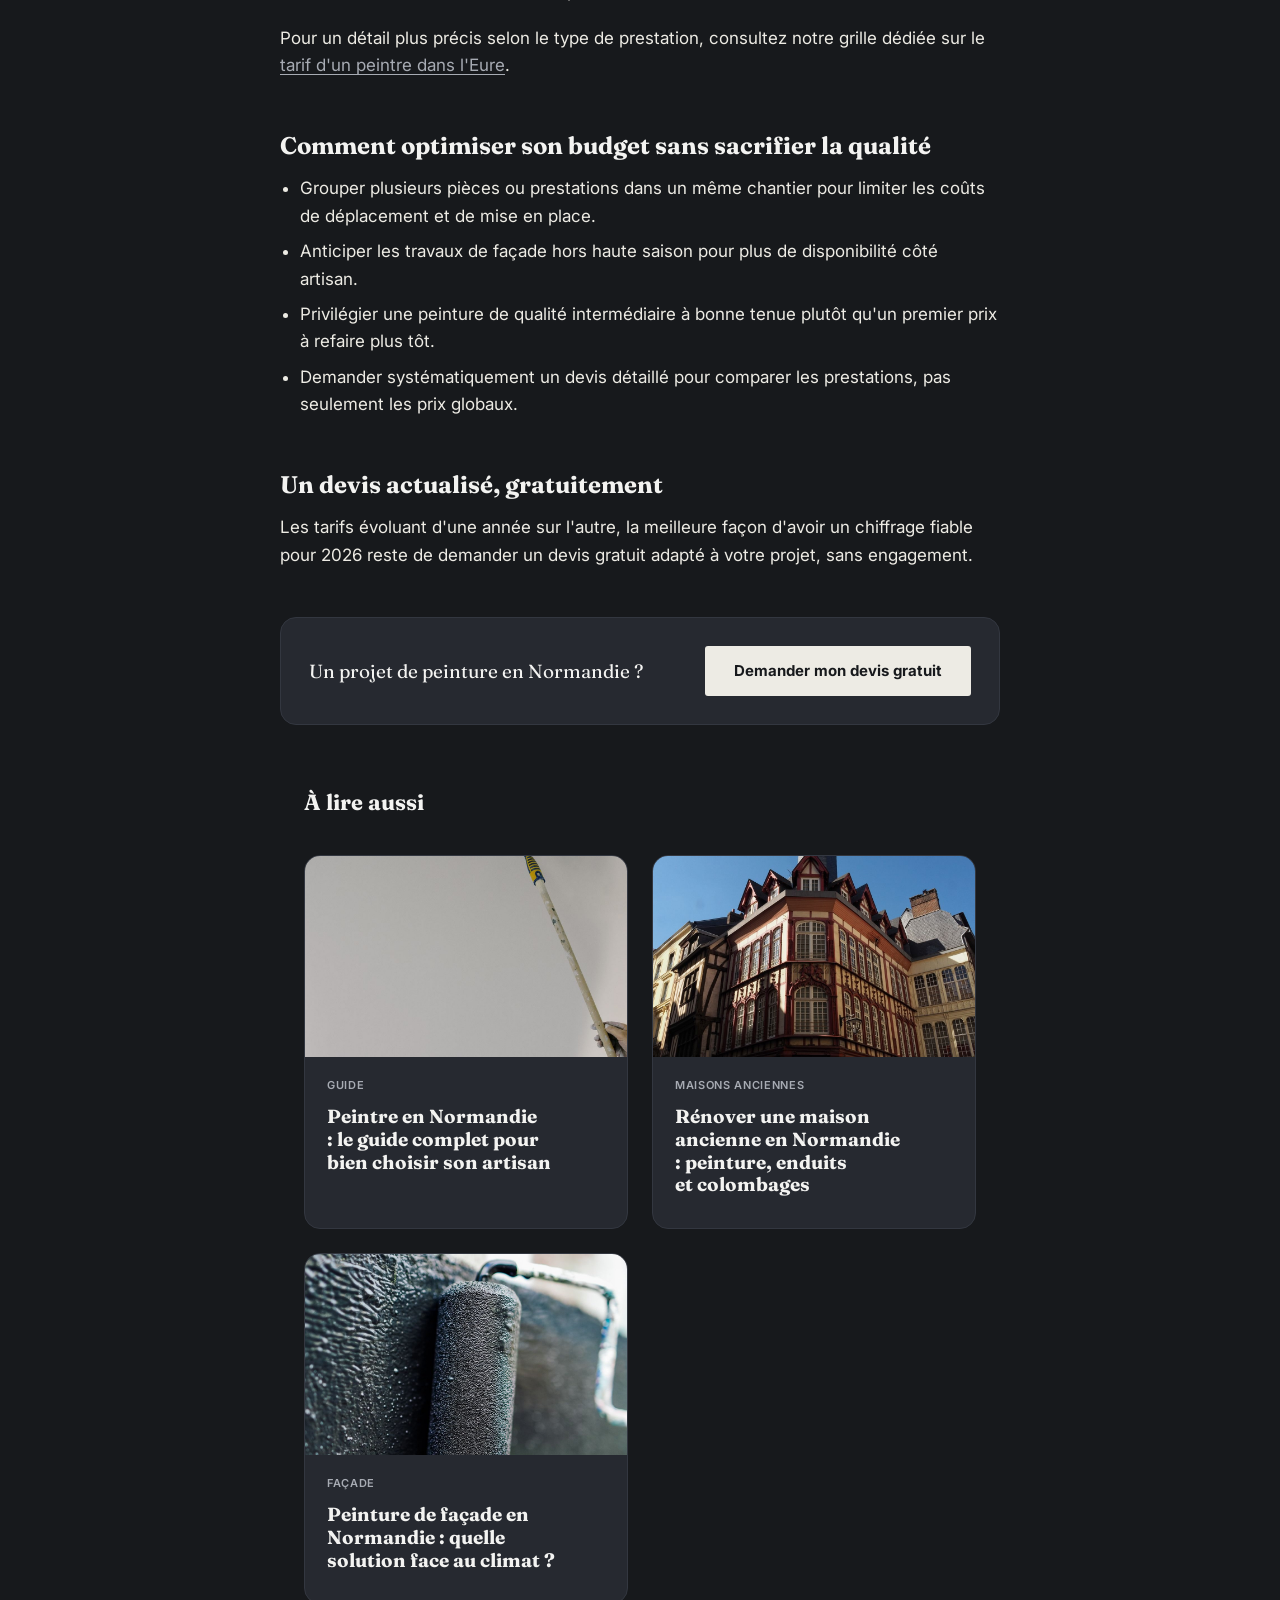
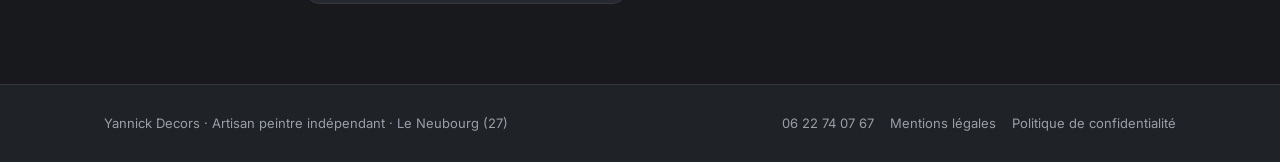
<file: blog/prix-peintre-normandie-2026.html>
<!doctype html>
<html lang="fr">
<head>
<meta charset="utf-8">
<meta name="viewport" content="width=device-width, initial-scale=1">
<title>Prix peintre Normandie 2026 : évolution des tarifs | Yannick Decors</title>
<meta name="description" content="Quel budget prévoir pour un peintre en Normandie en 2026 ? Évolution des tarifs, coût des matériaux et conseils pour optimiser son budget travaux de peinture.">
<link rel="icon" href="../favicon.ico" sizes="any">
<link rel="icon" type="image/png" href="../img/favicon-32.png" sizes="32x32">
<link rel="icon" type="image/png" href="../img/favicon-192.png" sizes="192x192">
<link rel="apple-touch-icon" href="../img/favicon-180.png">
<link rel="canonical" href="https://yannickdecors.pro/blog/prix-peintre-normandie-2026.html">
<meta property="og:type" content="article">
<meta property="og:title" content="Prix peintre Normandie 2026 : évolution des tarifs | Yannick Decors">
<meta property="og:description" content="Quel budget prévoir pour un peintre en Normandie en 2026 ? Évolution des tarifs, coût des matériaux et conseils pour optimiser son budget travaux de peinture.">
<meta property="og:url" content="https://yannickdecors.pro/blog/prix-peintre-normandie-2026.html">
<meta property="og:image" content="https://yannickdecors.pro/blog/salon-peint-tarifs.jpg">
<meta name="twitter:card" content="summary_large_image">
<link rel="preconnect" href="https://fonts.googleapis.com">
<link rel="stylesheet" href="https://fonts.googleapis.com/css2?family=Fraunces:ital,opsz,wght@0,9..144,500;0,9..144,600;0,9..144,700;1,9..144,500&family=Inter:wght@400;500;600;700;800&display=swap">
<link rel="stylesheet" href="../blog/style.css">
<script type="application/ld+json">{"@context": "https://schema.org", "@type": "Article", "headline": "Prix d'un peintre en Normandie en 2026 : ce qui fait varier la facture", "description": "Quel budget prévoir pour un peintre en Normandie en 2026 ? Évolution des tarifs, coût des matériaux et conseils pour optimiser son budget travaux de peinture.", "image": "https://yannickdecors.pro/blog/img/salon-peint-tarifs.jpg", "datePublished": "2025-11-02", "dateModified": "2025-11-02", "author": {"@type": "Organization", "name": "Yannick Decors"}, "publisher": {"@type": "Organization", "name": "Yannick Decors"}, "mainEntityOfPage": "https://yannickdecors.pro/blog/prix-peintre-normandie-2026.html"}</script>
<script type="application/ld+json">{"@context": "https://schema.org", "@type": "LocalBusiness", "name": "Yannick Decors", "image": "https://yannickdecors.pro/img/navbar-logo.png", "telephone": "+33622740767", "address": {"@type": "PostalAddress", "addressLocality": "Le Neubourg", "postalCode": "27110", "addressRegion": "Normandie", "addressCountry": "FR"}, "areaServed": ["Eure", "Normandie"], "url": "https://yannickdecors.pro", "priceRange": "€€"}</script>
</head>
<body>
<header>
  <div class="wrap">
    <a class="logo-link" href="../index.html" aria-label="Retour en haut - Yannick Decors"><img class="logo-img" src="../img/navbar-logo.png" alt="Yannick Decors"></a>
    <button class="burger" type="button" aria-label="Ouvrir le menu" aria-expanded="false" aria-controls="hdr-menu"><span></span><span></span><span></span></button>
    <nav class="hdr-menu" id="hdr-menu" aria-label="Menu principal">
      <div class="hdr-links"><a href="../index.html" class="nav-link">Accueil</a><a href="../blog/index.html" class="nav-link">Blog</a><a href="tel:+33622740767" class="tel-link">06 22 74 07 67</a></div>
      <a class="btn btn-bone" href="../index.html#devis">Demander mon devis</a>
    </nav>
  </div>
</header>
<script>
(function(){var h=document.querySelector('header'),b=h&&h.querySelector('.burger');if(!b)return;
function set(o){h.classList.toggle('open',o);b.setAttribute('aria-expanded',o?'true':'false');b.setAttribute('aria-label',o?'Fermer le menu':'Ouvrir le menu');}
b.addEventListener('click',function(){set(!h.classList.contains('open'));});
h.querySelectorAll('.hdr-menu a').forEach(function(a){a.addEventListener('click',function(){set(false);});});
document.addEventListener('keydown',function(e){if(e.key==='Escape')set(false);});
document.addEventListener('click',function(e){if(!h.contains(e.target))set(false);});
window.addEventListener('resize',function(){if(window.innerWidth>=760)set(false);});
})();
</script>

<main class="wrap">
  <div class="breadcrumb"><a href="../index.html">Accueil</a> / <a href="index.html">Blog</a> / Tarifs 2026</div>
  <article class="post">
    <div class="eyebrow">Tarifs 2026</div>
    <h1>Prix d'un peintre en Normandie en 2026 : ce qui fait varier la facture</h1>
    <div class="meta-row"><span>Yannick Decors</span><span>·</span><span>2025-11-02</span><span>·</span><span>Le Neubourg (27) — Normandie</span></div>
    <div class="hero-img"><img src="img/salon-peint-tarifs.jpg" alt="Salon moderne avec peinture murale soignée" loading="lazy"></div>
    <div class="content">
      
<p>Comme pour de nombreux métiers du bâtiment, le <strong>prix d'un peintre en Normandie</strong> a continué d'évoluer ces dernières années. Voici un état des lieux pour préparer sereinement un budget travaux en 2026.</p>

<h2>Les facteurs qui influencent les tarifs en 2026</h2>
<ul>
  <li><strong>Le coût des matériaux</strong> : peintures, enduits et sous-couches ont suivi une hausse progressive liée aux coûts de production et de transport des dernières années.</li>
  <li><strong>La main d'œuvre qualifiée</strong> : les artisans formés aux spécificités du bâti ancien normand (colombages, enduits à la chaux) restent recherchés, ce qui maintient une tension sur les tarifs de cette expertise.</li>
  <li><strong>La demande saisonnière</strong> : les devis demandés au printemps et en été, période privilégiée pour les travaux de façade, sont généralement planifiés plusieurs semaines à l'avance.</li>
</ul>

<h2>Budget indicatif pour 2026</h2>
<p>À titre de repère général pour un logement standard en Normandie :</p>
<ul>
  <li>Rafraîchissement peinture d'une pièce (15 m² environ) : à partir de 400 à 700 € selon l'état des murs.</li>
  <li>Peinture complète d'un logement type T3/T4 : généralement entre 3 000 et 6 000 € selon finitions et préparation.</li>
  <li>Ravalement de façade complet : variable selon la surface et le traitement nécessaire, souvent entre 4 000 et 12 000 € pour une maison individuelle.</li>
</ul>
<p>Pour un détail plus précis selon le type de prestation, consultez notre grille dédiée sur le <a href="tarif-peintre-eure.html">tarif d'un peintre dans l'Eure</a>.</p>

<h2>Comment optimiser son budget sans sacrifier la qualité</h2>
<ul>
  <li>Grouper plusieurs pièces ou prestations dans un même chantier pour limiter les coûts de déplacement et de mise en place.</li>
  <li>Anticiper les travaux de façade hors haute saison pour plus de disponibilité côté artisan.</li>
  <li>Privilégier une peinture de qualité intermédiaire à bonne tenue plutôt qu'un premier prix à refaire plus tôt.</li>
  <li>Demander systématiquement un devis détaillé pour comparer les prestations, pas seulement les prix globaux.</li>
</ul>

<h2>Un devis actualisé, gratuitement</h2>
<p>Les tarifs évoluant d'une année sur l'autre, la meilleure façon d'avoir un chiffrage fiable pour 2026 reste de demander un devis gratuit adapté à votre projet, sans engagement.</p>

    </div>
    <div class="cta-box">
      <p>Un projet de peinture en Normandie ?</p>
      <a class="btn btn-bone" href="../index.html#devis">Demander mon devis gratuit</a>
    </div>
  </article>
  <div class="wrap" style="max-width:720px;margin:0 auto">
    <div class="related">
      <h2>À lire aussi</h2>
      <div class="article-grid">
      <a class="article-card" href="peintre-normandie-guide.html"><div class="thumb"><img src="img/peintre-normandie-roller.jpg" alt="Peintre professionnel appliquant une peinture murale au rouleau" loading="lazy"></div><div class="body"><div class="tag">Guide</div><h3>Peintre en Normandie : le guide complet pour bien choisir son artisan</h3></div></a><a class="article-card" href="renovation-maison-ancienne-normandie.html"><div class="thumb"><img src="img/maison-colombage-normandie.jpg" alt="Maison à colombages typique de Normandie avec façade à pans de bois" loading="lazy"></div><div class="body"><div class="tag">Maisons anciennes</div><h3>Rénover une maison ancienne en Normandie : peinture, enduits et colombages</h3></div></a><a class="article-card" href="peinture-facade-maison-normandie.html"><div class="thumb"><img src="img/peinture-facade-roller-exterieur.jpg" alt="Façade de maison fraîchement repeinte" loading="lazy"></div><div class="body"><div class="tag">Façade</div><h3>Peinture de façade en Normandie : quelle solution face au climat ?</h3></div></a>
      </div>
    </div>
  </div>
</main>

<footer>
  <div class="wrap">
    <span>Yannick Decors · Artisan peintre indépendant · Le Neubourg (27)</span>
    <span class="links"><span>06 22 74 07 67</span><a href="../mentions-legales.html">Mentions légales</a><a href="../politique-de-confidentialite.html">Politique de confidentialité</a></span>
  </div>
</footer>
</body>
</html>
</file>
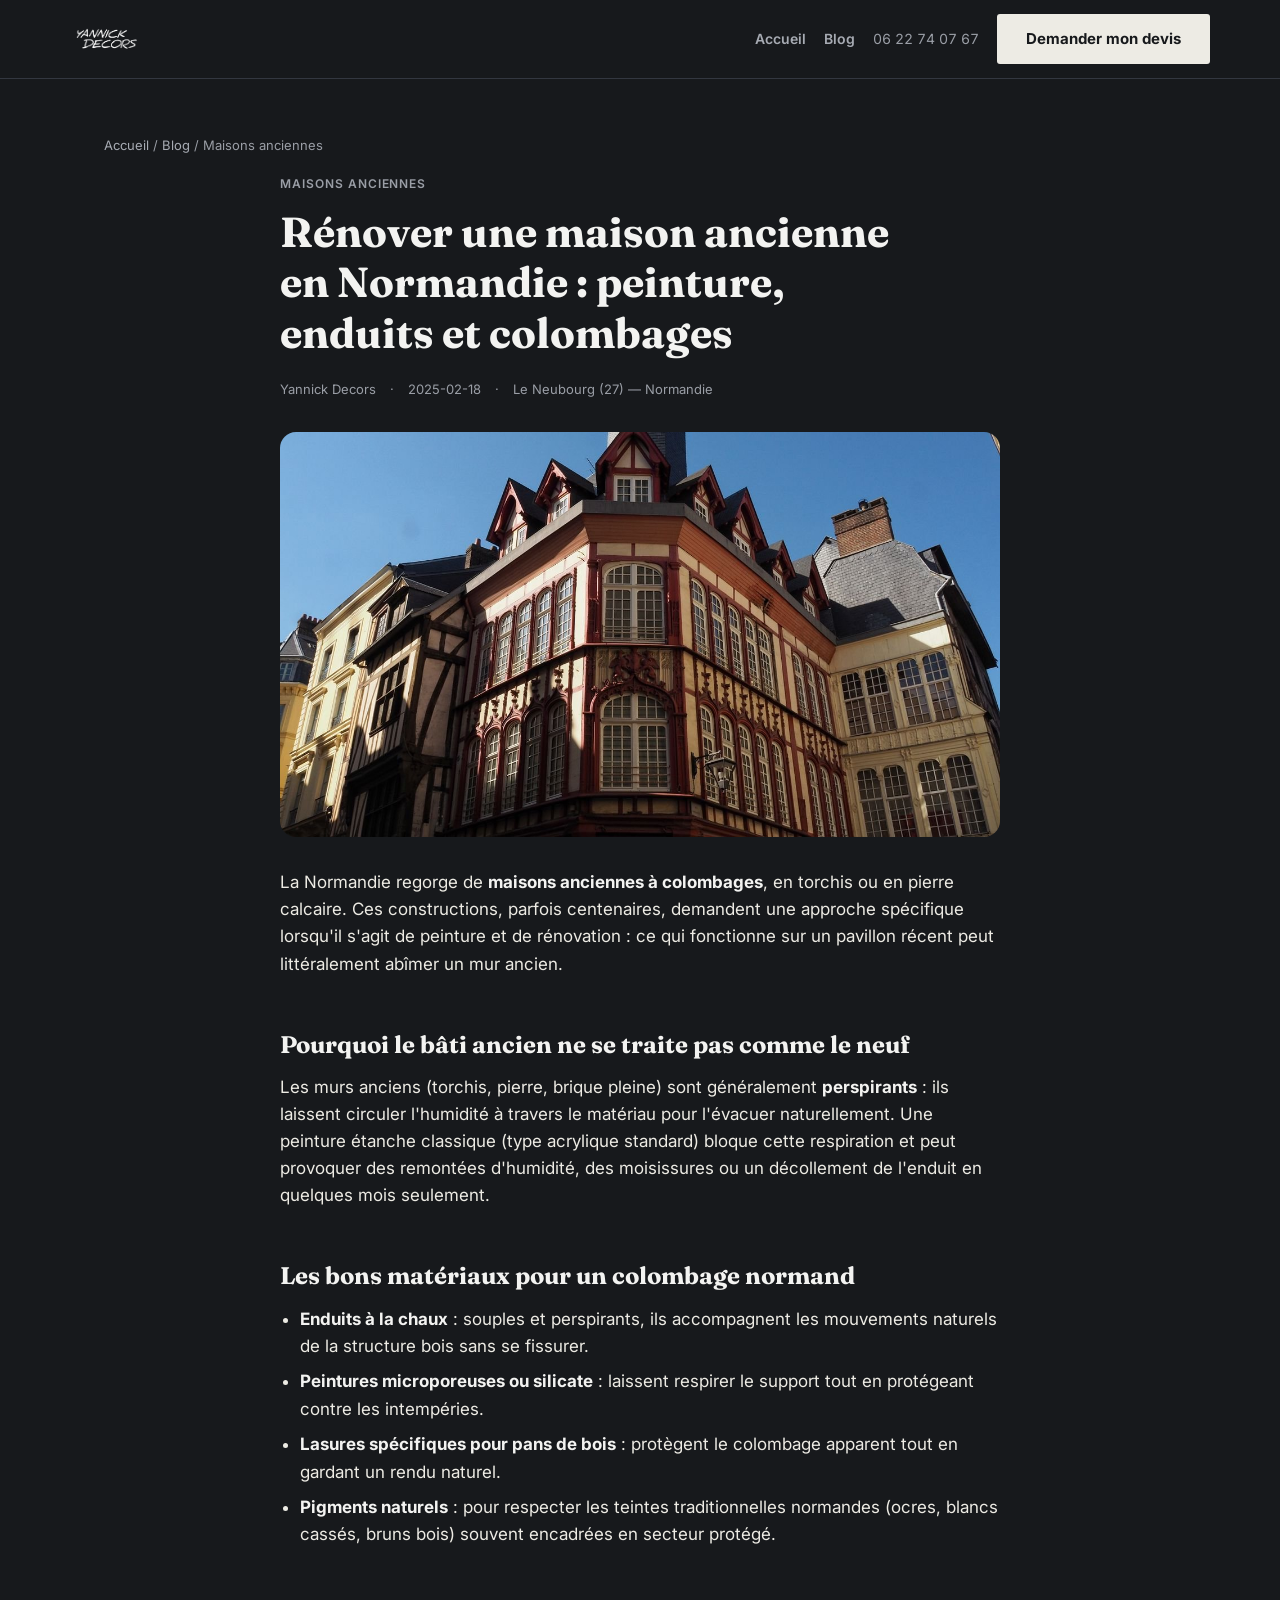
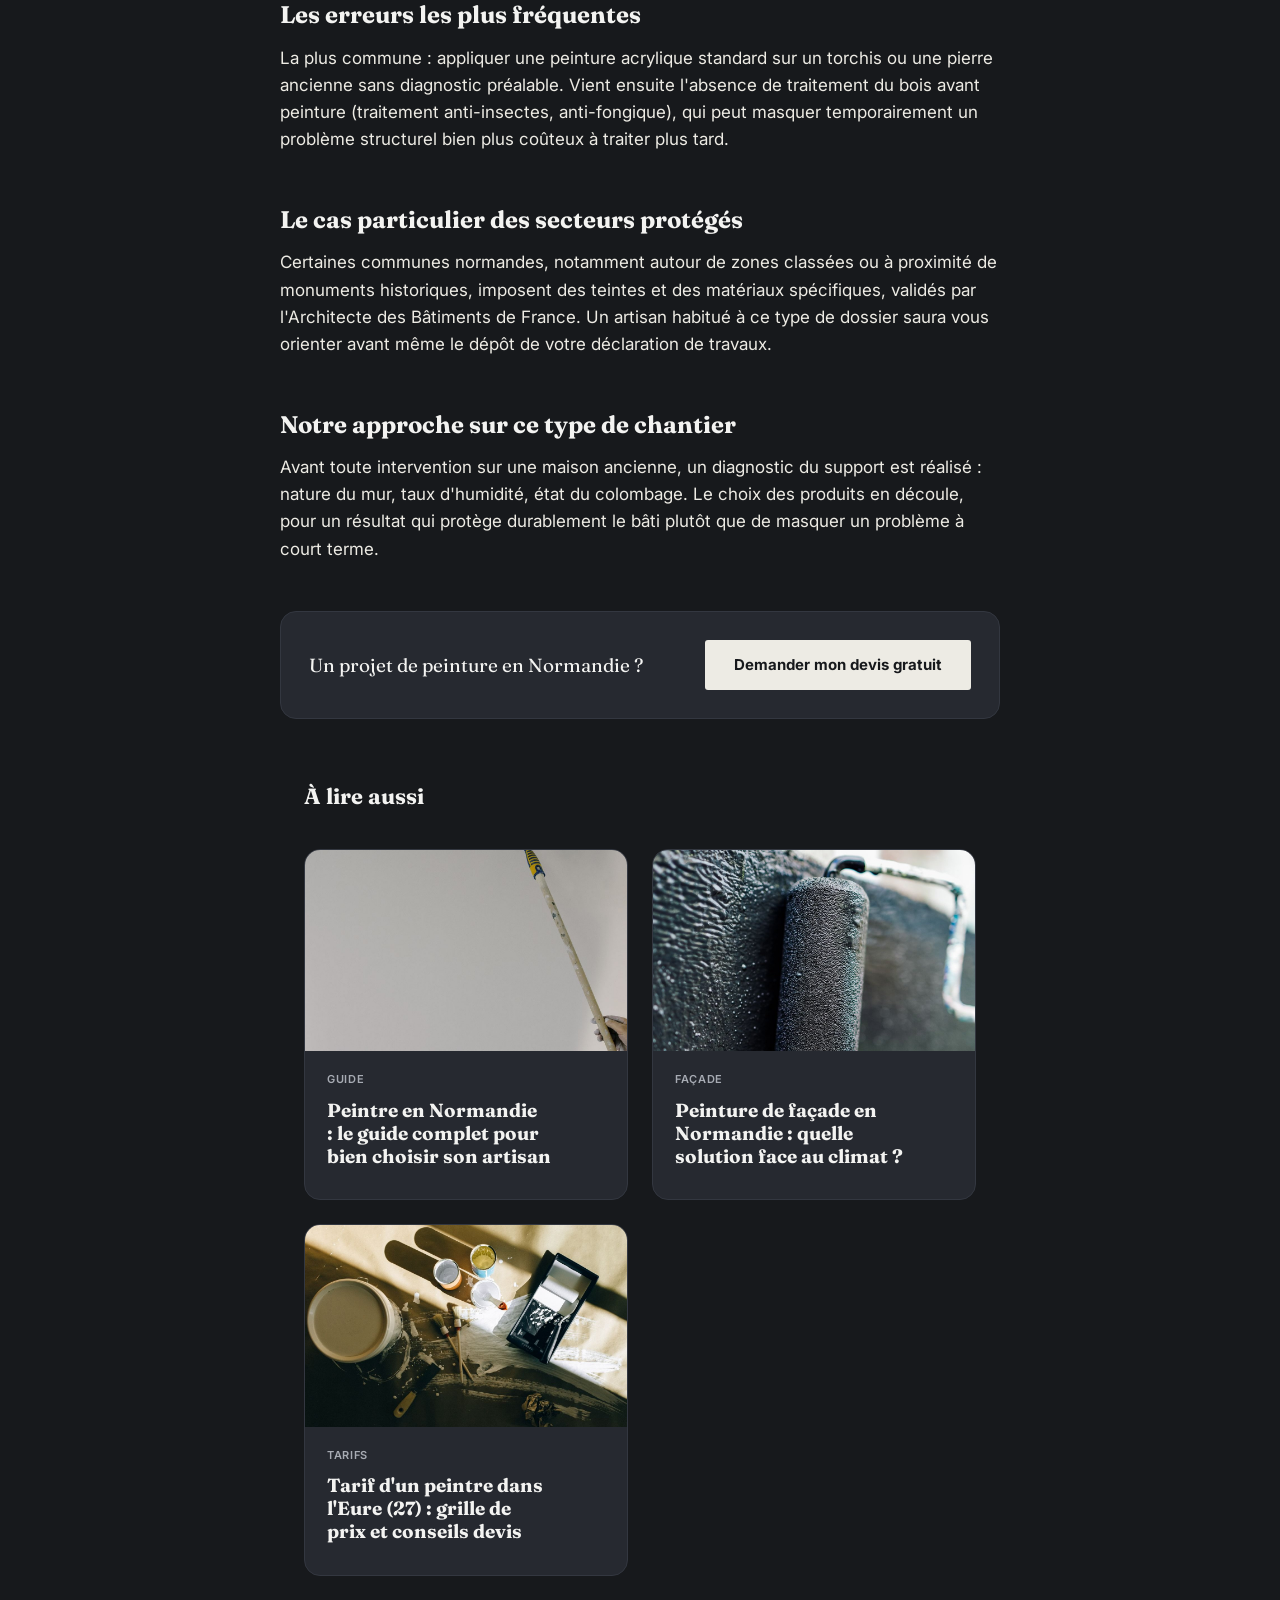
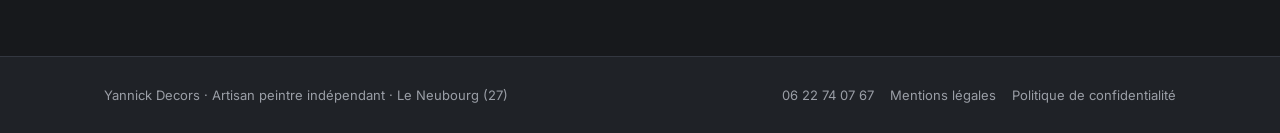
<file: blog/renovation-maison-ancienne-normandie.html>
<!doctype html>
<html lang="fr">
<head>
<meta charset="utf-8">
<meta name="viewport" content="width=device-width, initial-scale=1">
<title>Rénovation maison ancienne Normandie : peinture & enduits | Yannick Decors</title>
<meta name="description" content="Conseils pour la rénovation peinture d'une maison ancienne en Normandie : colombages, torchis, enduits à la chaux, erreurs à éviter et bonnes pratiques pour préserver le bâti.">
<link rel="icon" href="../favicon.ico" sizes="any">
<link rel="icon" type="image/png" href="../img/favicon-32.png" sizes="32x32">
<link rel="icon" type="image/png" href="../img/favicon-192.png" sizes="192x192">
<link rel="apple-touch-icon" href="../img/favicon-180.png">
<link rel="canonical" href="https://yannickdecors.pro/blog/renovation-maison-ancienne-normandie.html">
<meta property="og:type" content="article">
<meta property="og:title" content="Rénovation maison ancienne Normandie : peinture & enduits | Yannick Decors">
<meta property="og:description" content="Conseils pour la rénovation peinture d'une maison ancienne en Normandie : colombages, torchis, enduits à la chaux, erreurs à éviter et bonnes pratiques pour préserver le bâti.">
<meta property="og:url" content="https://yannickdecors.pro/blog/renovation-maison-ancienne-normandie.html">
<meta property="og:image" content="https://yannickdecors.pro/blog/maison-colombage-normandie.jpg">
<meta name="twitter:card" content="summary_large_image">
<link rel="preconnect" href="https://fonts.googleapis.com">
<link rel="stylesheet" href="https://fonts.googleapis.com/css2?family=Fraunces:ital,opsz,wght@0,9..144,500;0,9..144,600;0,9..144,700;1,9..144,500&family=Inter:wght@400;500;600;700;800&display=swap">
<link rel="stylesheet" href="../blog/style.css">
<script type="application/ld+json">{"@context": "https://schema.org", "@type": "Article", "headline": "Rénover une maison ancienne en Normandie : peinture, enduits et colombages", "description": "Conseils pour la rénovation peinture d'une maison ancienne en Normandie : colombages, torchis, enduits à la chaux, erreurs à éviter et bonnes pratiques pour préserver le bâti.", "image": "https://yannickdecors.pro/blog/img/maison-colombage-normandie.jpg", "datePublished": "2025-02-18", "dateModified": "2025-02-18", "author": {"@type": "Organization", "name": "Yannick Decors"}, "publisher": {"@type": "Organization", "name": "Yannick Decors"}, "mainEntityOfPage": "https://yannickdecors.pro/blog/renovation-maison-ancienne-normandie.html"}</script>
<script type="application/ld+json">{"@context": "https://schema.org", "@type": "LocalBusiness", "name": "Yannick Decors", "image": "https://yannickdecors.pro/img/navbar-logo.png", "telephone": "+33622740767", "address": {"@type": "PostalAddress", "addressLocality": "Le Neubourg", "postalCode": "27110", "addressRegion": "Normandie", "addressCountry": "FR"}, "areaServed": ["Eure", "Normandie"], "url": "https://yannickdecors.pro", "priceRange": "€€"}</script>
</head>
<body>
<header>
  <div class="wrap">
    <a class="logo-link" href="../index.html" aria-label="Retour en haut - Yannick Decors"><img class="logo-img" src="../img/navbar-logo.png" alt="Yannick Decors"></a>
    <button class="burger" type="button" aria-label="Ouvrir le menu" aria-expanded="false" aria-controls="hdr-menu"><span></span><span></span><span></span></button>
    <nav class="hdr-menu" id="hdr-menu" aria-label="Menu principal">
      <div class="hdr-links"><a href="../index.html" class="nav-link">Accueil</a><a href="../blog/index.html" class="nav-link">Blog</a><a href="tel:+33622740767" class="tel-link">06 22 74 07 67</a></div>
      <a class="btn btn-bone" href="../index.html#devis">Demander mon devis</a>
    </nav>
  </div>
</header>
<script>
(function(){var h=document.querySelector('header'),b=h&&h.querySelector('.burger');if(!b)return;
function set(o){h.classList.toggle('open',o);b.setAttribute('aria-expanded',o?'true':'false');b.setAttribute('aria-label',o?'Fermer le menu':'Ouvrir le menu');}
b.addEventListener('click',function(){set(!h.classList.contains('open'));});
h.querySelectorAll('.hdr-menu a').forEach(function(a){a.addEventListener('click',function(){set(false);});});
document.addEventListener('keydown',function(e){if(e.key==='Escape')set(false);});
document.addEventListener('click',function(e){if(!h.contains(e.target))set(false);});
window.addEventListener('resize',function(){if(window.innerWidth>=760)set(false);});
})();
</script>

<main class="wrap">
  <div class="breadcrumb"><a href="../index.html">Accueil</a> / <a href="index.html">Blog</a> / Maisons anciennes</div>
  <article class="post">
    <div class="eyebrow">Maisons anciennes</div>
    <h1>Rénover une maison ancienne en Normandie : peinture, enduits et colombages</h1>
    <div class="meta-row"><span>Yannick Decors</span><span>·</span><span>2025-02-18</span><span>·</span><span>Le Neubourg (27) — Normandie</span></div>
    <div class="hero-img"><img src="img/maison-colombage-normandie.jpg" alt="Maison à colombages typique de Normandie avec façade à pans de bois" loading="lazy"></div>
    <div class="content">
      
<p>La Normandie regorge de <strong>maisons anciennes à colombages</strong>, en torchis ou en pierre calcaire. Ces constructions, parfois centenaires, demandent une approche spécifique lorsqu'il s'agit de peinture et de rénovation : ce qui fonctionne sur un pavillon récent peut littéralement abîmer un mur ancien.</p>

<h2>Pourquoi le bâti ancien ne se traite pas comme le neuf</h2>
<p>Les murs anciens (torchis, pierre, brique pleine) sont généralement <strong>perspirants</strong> : ils laissent circuler l'humidité à travers le matériau pour l'évacuer naturellement. Une peinture étanche classique (type acrylique standard) bloque cette respiration et peut provoquer des remontées d'humidité, des moisissures ou un décollement de l'enduit en quelques mois seulement.</p>

<h2>Les bons matériaux pour un colombage normand</h2>
<ul>
  <li><strong>Enduits à la chaux</strong> : souples et perspirants, ils accompagnent les mouvements naturels de la structure bois sans se fissurer.</li>
  <li><strong>Peintures microporeuses ou silicate</strong> : laissent respirer le support tout en protégeant contre les intempéries.</li>
  <li><strong>Lasures spécifiques pour pans de bois</strong> : protègent le colombage apparent tout en gardant un rendu naturel.</li>
  <li><strong>Pigments naturels</strong> : pour respecter les teintes traditionnelles normandes (ocres, blancs cassés, bruns bois) souvent encadrées en secteur protégé.</li>
</ul>

<h2>Les erreurs les plus fréquentes</h2>
<p>La plus commune : appliquer une peinture acrylique standard sur un torchis ou une pierre ancienne sans diagnostic préalable. Vient ensuite l'absence de traitement du bois avant peinture (traitement anti-insectes, anti-fongique), qui peut masquer temporairement un problème structurel bien plus coûteux à traiter plus tard.</p>

<h2>Le cas particulier des secteurs protégés</h2>
<p>Certaines communes normandes, notamment autour de zones classées ou à proximité de monuments historiques, imposent des teintes et des matériaux spécifiques, validés par l'Architecte des Bâtiments de France. Un artisan habitué à ce type de dossier saura vous orienter avant même le dépôt de votre déclaration de travaux.</p>

<h2>Notre approche sur ce type de chantier</h2>
<p>Avant toute intervention sur une maison ancienne, un diagnostic du support est réalisé : nature du mur, taux d'humidité, état du colombage. Le choix des produits en découle, pour un résultat qui protège durablement le bâti plutôt que de masquer un problème à court terme.</p>

    </div>
    <div class="cta-box">
      <p>Un projet de peinture en Normandie ?</p>
      <a class="btn btn-bone" href="../index.html#devis">Demander mon devis gratuit</a>
    </div>
  </article>
  <div class="wrap" style="max-width:720px;margin:0 auto">
    <div class="related">
      <h2>À lire aussi</h2>
      <div class="article-grid">
      <a class="article-card" href="peintre-normandie-guide.html"><div class="thumb"><img src="img/peintre-normandie-roller.jpg" alt="Peintre professionnel appliquant une peinture murale au rouleau" loading="lazy"></div><div class="body"><div class="tag">Guide</div><h3>Peintre en Normandie : le guide complet pour bien choisir son artisan</h3></div></a><a class="article-card" href="peinture-facade-maison-normandie.html"><div class="thumb"><img src="img/peinture-facade-roller-exterieur.jpg" alt="Façade de maison fraîchement repeinte" loading="lazy"></div><div class="body"><div class="tag">Façade</div><h3>Peinture de façade en Normandie : quelle solution face au climat ?</h3></div></a><a class="article-card" href="tarif-peintre-eure.html"><div class="thumb"><img src="img/outils-peinture-renovation.jpg" alt="Outils et pots de peinture prêts pour un chantier de rénovation" loading="lazy"></div><div class="body"><div class="tag">Tarifs</div><h3>Tarif d'un peintre dans l'Eure (27) : grille de prix et conseils devis</h3></div></a>
      </div>
    </div>
  </div>
</main>

<footer>
  <div class="wrap">
    <span>Yannick Decors · Artisan peintre indépendant · Le Neubourg (27)</span>
    <span class="links"><span>06 22 74 07 67</span><a href="../mentions-legales.html">Mentions légales</a><a href="../politique-de-confidentialite.html">Politique de confidentialité</a></span>
  </div>
</footer>
</body>
</html>
</file>
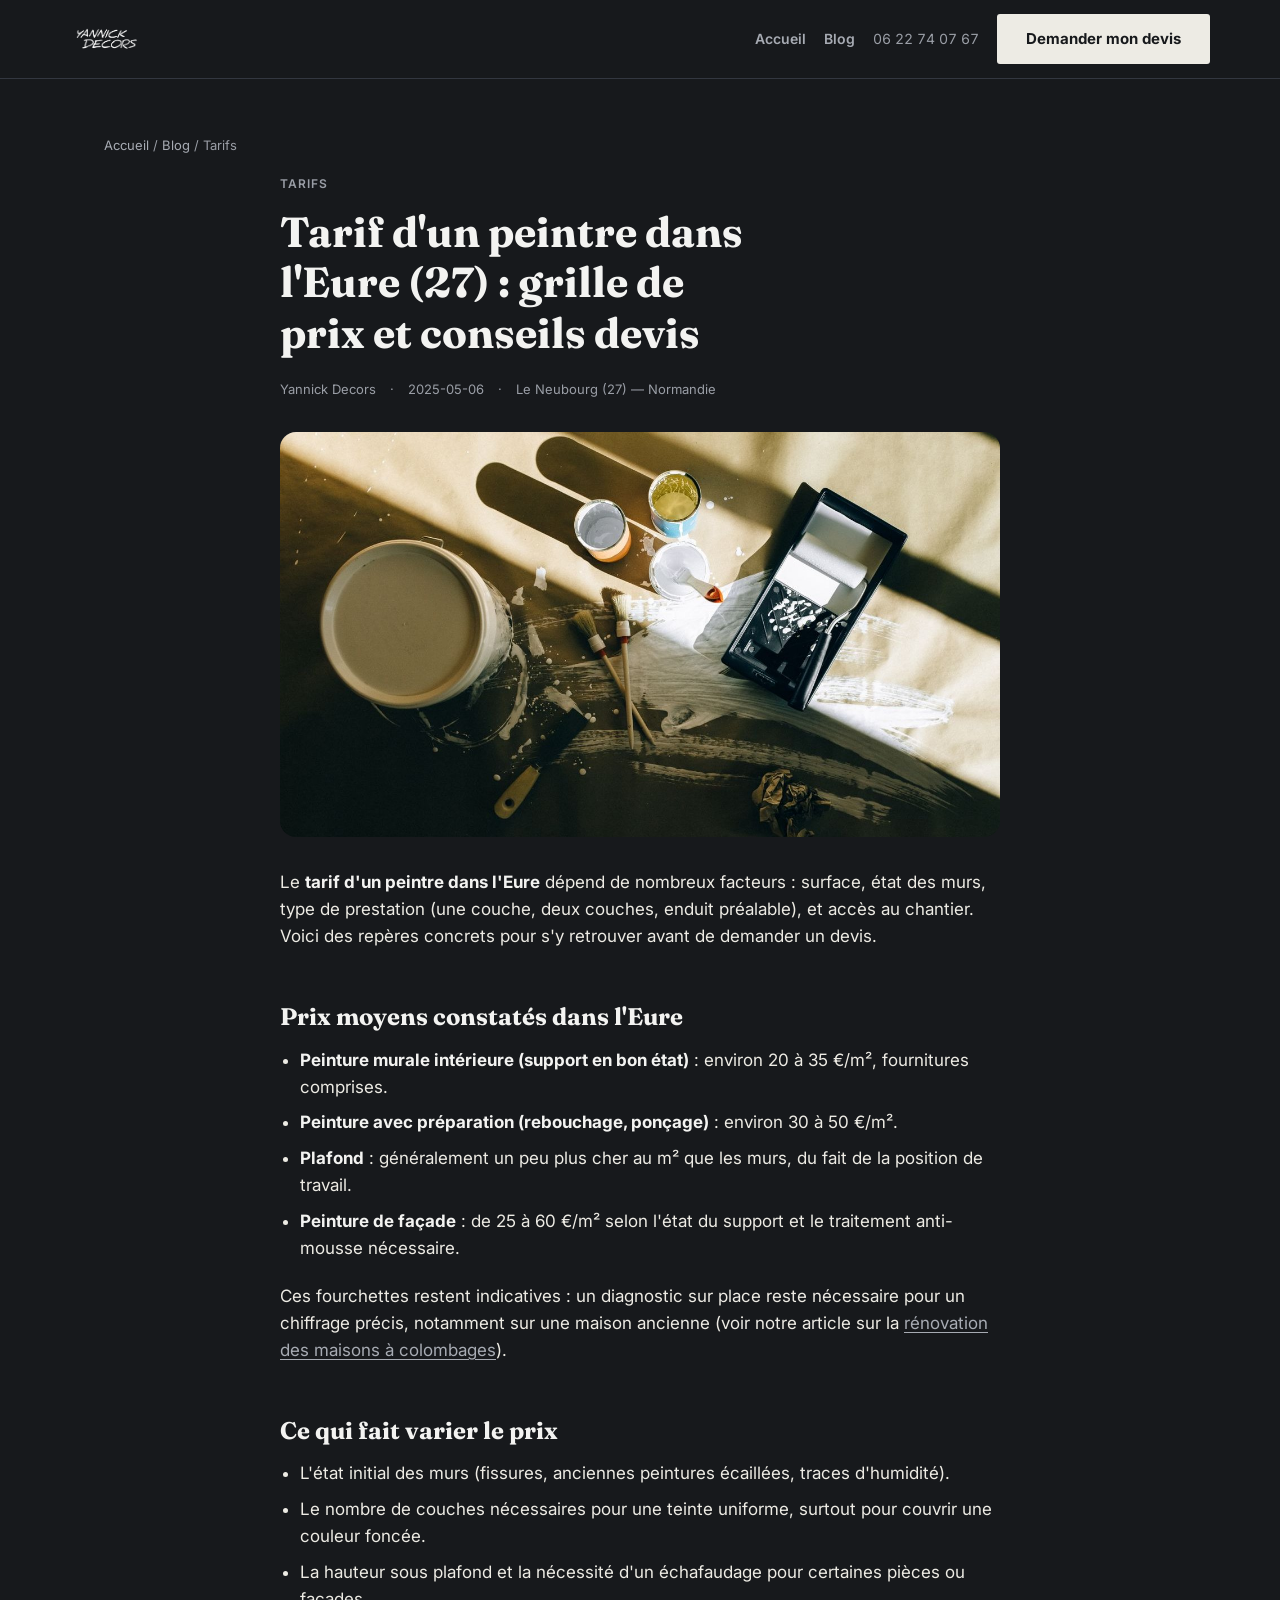
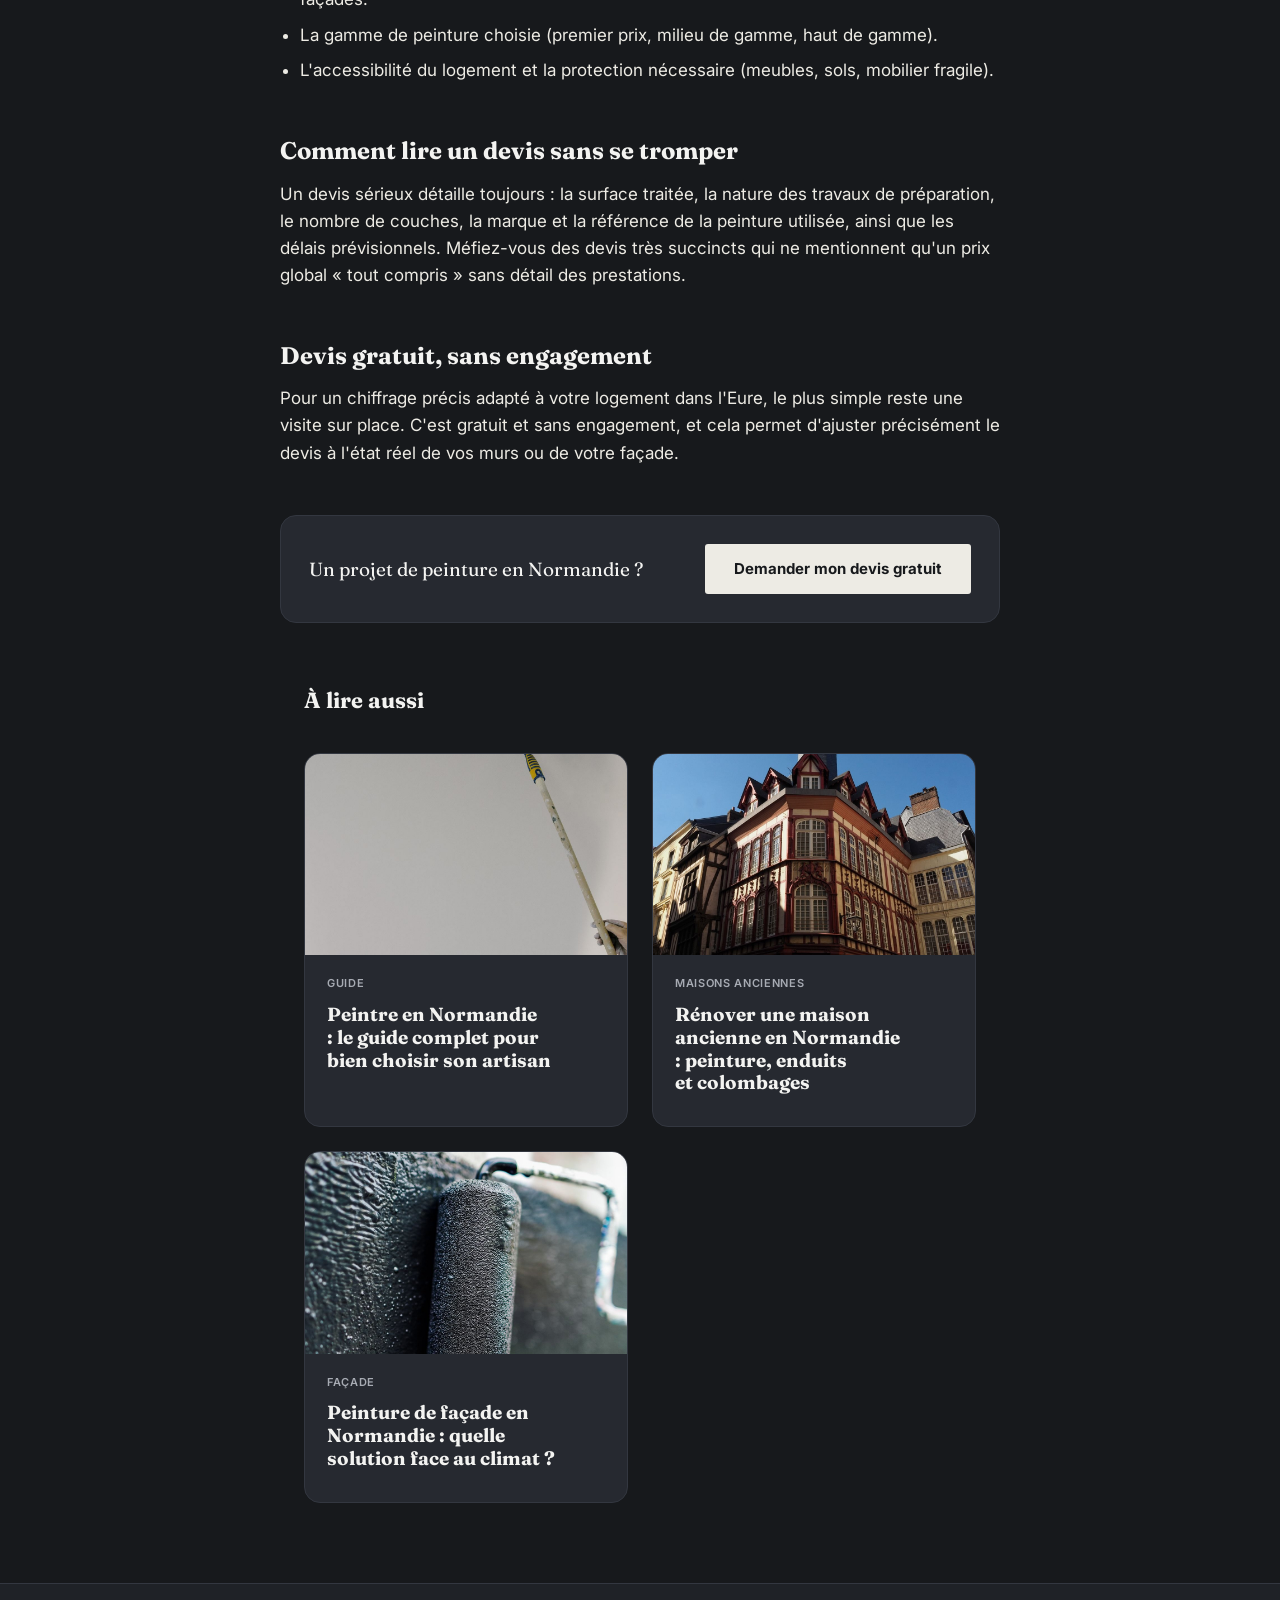
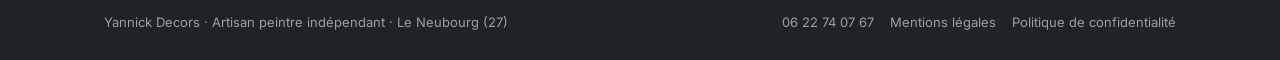
<file: blog/tarif-peintre-eure.html>
<!doctype html>
<html lang="fr">
<head>
<meta charset="utf-8">
<meta name="viewport" content="width=device-width, initial-scale=1">
<title>Tarif peintre Eure (27) : prix au m² et conseils devis | Yannick Decors</title>
<meta name="description" content="Quel est le tarif d'un peintre dans l'Eure ? Prix moyens au m² pour une peinture intérieure, un plafond ou une façade, et conseils pour comparer les devis sereinement.">
<link rel="icon" href="../favicon.ico" sizes="any">
<link rel="icon" type="image/png" href="../img/favicon-32.png" sizes="32x32">
<link rel="icon" type="image/png" href="../img/favicon-192.png" sizes="192x192">
<link rel="apple-touch-icon" href="../img/favicon-180.png">
<link rel="canonical" href="https://yannickdecors.pro/blog/tarif-peintre-eure.html">
<meta property="og:type" content="article">
<meta property="og:title" content="Tarif peintre Eure (27) : prix au m² et conseils devis | Yannick Decors">
<meta property="og:description" content="Quel est le tarif d'un peintre dans l'Eure ? Prix moyens au m² pour une peinture intérieure, un plafond ou une façade, et conseils pour comparer les devis sereinement.">
<meta property="og:url" content="https://yannickdecors.pro/blog/tarif-peintre-eure.html">
<meta property="og:image" content="https://yannickdecors.pro/blog/outils-peinture-renovation.jpg">
<meta name="twitter:card" content="summary_large_image">
<link rel="preconnect" href="https://fonts.googleapis.com">
<link rel="stylesheet" href="https://fonts.googleapis.com/css2?family=Fraunces:ital,opsz,wght@0,9..144,500;0,9..144,600;0,9..144,700;1,9..144,500&family=Inter:wght@400;500;600;700;800&display=swap">
<link rel="stylesheet" href="../blog/style.css">
<script type="application/ld+json">{"@context": "https://schema.org", "@type": "Article", "headline": "Tarif d'un peintre dans l'Eure (27) : grille de prix et conseils devis", "description": "Quel est le tarif d'un peintre dans l'Eure ? Prix moyens au m² pour une peinture intérieure, un plafond ou une façade, et conseils pour comparer les devis sereinement.", "image": "https://yannickdecors.pro/blog/img/outils-peinture-renovation.jpg", "datePublished": "2025-05-06", "dateModified": "2025-05-06", "author": {"@type": "Organization", "name": "Yannick Decors"}, "publisher": {"@type": "Organization", "name": "Yannick Decors"}, "mainEntityOfPage": "https://yannickdecors.pro/blog/tarif-peintre-eure.html"}</script>
<script type="application/ld+json">{"@context": "https://schema.org", "@type": "LocalBusiness", "name": "Yannick Decors", "image": "https://yannickdecors.pro/img/navbar-logo.png", "telephone": "+33622740767", "address": {"@type": "PostalAddress", "addressLocality": "Le Neubourg", "postalCode": "27110", "addressRegion": "Normandie", "addressCountry": "FR"}, "areaServed": ["Eure", "Normandie"], "url": "https://yannickdecors.pro", "priceRange": "€€"}</script>
</head>
<body>
<header>
  <div class="wrap">
    <a class="logo-link" href="../index.html" aria-label="Retour en haut - Yannick Decors"><img class="logo-img" src="../img/navbar-logo.png" alt="Yannick Decors"></a>
    <button class="burger" type="button" aria-label="Ouvrir le menu" aria-expanded="false" aria-controls="hdr-menu"><span></span><span></span><span></span></button>
    <nav class="hdr-menu" id="hdr-menu" aria-label="Menu principal">
      <div class="hdr-links"><a href="../index.html" class="nav-link">Accueil</a><a href="../blog/index.html" class="nav-link">Blog</a><a href="tel:+33622740767" class="tel-link">06 22 74 07 67</a></div>
      <a class="btn btn-bone" href="../index.html#devis">Demander mon devis</a>
    </nav>
  </div>
</header>
<script>
(function(){var h=document.querySelector('header'),b=h&&h.querySelector('.burger');if(!b)return;
function set(o){h.classList.toggle('open',o);b.setAttribute('aria-expanded',o?'true':'false');b.setAttribute('aria-label',o?'Fermer le menu':'Ouvrir le menu');}
b.addEventListener('click',function(){set(!h.classList.contains('open'));});
h.querySelectorAll('.hdr-menu a').forEach(function(a){a.addEventListener('click',function(){set(false);});});
document.addEventListener('keydown',function(e){if(e.key==='Escape')set(false);});
document.addEventListener('click',function(e){if(!h.contains(e.target))set(false);});
window.addEventListener('resize',function(){if(window.innerWidth>=760)set(false);});
})();
</script>

<main class="wrap">
  <div class="breadcrumb"><a href="../index.html">Accueil</a> / <a href="index.html">Blog</a> / Tarifs</div>
  <article class="post">
    <div class="eyebrow">Tarifs</div>
    <h1>Tarif d'un peintre dans l'Eure (27) : grille de prix et conseils devis</h1>
    <div class="meta-row"><span>Yannick Decors</span><span>·</span><span>2025-05-06</span><span>·</span><span>Le Neubourg (27) — Normandie</span></div>
    <div class="hero-img"><img src="img/outils-peinture-renovation.jpg" alt="Outils et pots de peinture prêts pour un chantier de rénovation" loading="lazy"></div>
    <div class="content">
      
<p>Le <strong>tarif d'un peintre dans l'Eure</strong> dépend de nombreux facteurs : surface, état des murs, type de prestation (une couche, deux couches, enduit préalable), et accès au chantier. Voici des repères concrets pour s'y retrouver avant de demander un devis.</p>

<h2>Prix moyens constatés dans l'Eure</h2>
<ul>
  <li><strong>Peinture murale intérieure (support en bon état)</strong> : environ 20 à 35 €/m², fournitures comprises.</li>
  <li><strong>Peinture avec préparation (rebouchage, ponçage)</strong> : environ 30 à 50 €/m².</li>
  <li><strong>Plafond</strong> : généralement un peu plus cher au m² que les murs, du fait de la position de travail.</li>
  <li><strong>Peinture de façade</strong> : de 25 à 60 €/m² selon l'état du support et le traitement anti-mousse nécessaire.</li>
</ul>
<p>Ces fourchettes restent indicatives : un diagnostic sur place reste nécessaire pour un chiffrage précis, notamment sur une maison ancienne (voir notre article sur la <a href="renovation-maison-ancienne-normandie.html">rénovation des maisons à colombages</a>).</p>

<h2>Ce qui fait varier le prix</h2>
<ul>
  <li>L'état initial des murs (fissures, anciennes peintures écaillées, traces d'humidité).</li>
  <li>Le nombre de couches nécessaires pour une teinte uniforme, surtout pour couvrir une couleur foncée.</li>
  <li>La hauteur sous plafond et la nécessité d'un échafaudage pour certaines pièces ou façades.</li>
  <li>La gamme de peinture choisie (premier prix, milieu de gamme, haut de gamme).</li>
  <li>L'accessibilité du logement et la protection nécessaire (meubles, sols, mobilier fragile).</li>
</ul>

<h2>Comment lire un devis sans se tromper</h2>
<p>Un devis sérieux détaille toujours : la surface traitée, la nature des travaux de préparation, le nombre de couches, la marque et la référence de la peinture utilisée, ainsi que les délais prévisionnels. Méfiez-vous des devis très succincts qui ne mentionnent qu'un prix global « tout compris » sans détail des prestations.</p>

<h2>Devis gratuit, sans engagement</h2>
<p>Pour un chiffrage précis adapté à votre logement dans l'Eure, le plus simple reste une visite sur place. C'est gratuit et sans engagement, et cela permet d'ajuster précisément le devis à l'état réel de vos murs ou de votre façade.</p>

    </div>
    <div class="cta-box">
      <p>Un projet de peinture en Normandie ?</p>
      <a class="btn btn-bone" href="../index.html#devis">Demander mon devis gratuit</a>
    </div>
  </article>
  <div class="wrap" style="max-width:720px;margin:0 auto">
    <div class="related">
      <h2>À lire aussi</h2>
      <div class="article-grid">
      <a class="article-card" href="peintre-normandie-guide.html"><div class="thumb"><img src="img/peintre-normandie-roller.jpg" alt="Peintre professionnel appliquant une peinture murale au rouleau" loading="lazy"></div><div class="body"><div class="tag">Guide</div><h3>Peintre en Normandie : le guide complet pour bien choisir son artisan</h3></div></a><a class="article-card" href="renovation-maison-ancienne-normandie.html"><div class="thumb"><img src="img/maison-colombage-normandie.jpg" alt="Maison à colombages typique de Normandie avec façade à pans de bois" loading="lazy"></div><div class="body"><div class="tag">Maisons anciennes</div><h3>Rénover une maison ancienne en Normandie : peinture, enduits et colombages</h3></div></a><a class="article-card" href="peinture-facade-maison-normandie.html"><div class="thumb"><img src="img/peinture-facade-roller-exterieur.jpg" alt="Façade de maison fraîchement repeinte" loading="lazy"></div><div class="body"><div class="tag">Façade</div><h3>Peinture de façade en Normandie : quelle solution face au climat ?</h3></div></a>
      </div>
    </div>
  </div>
</main>

<footer>
  <div class="wrap">
    <span>Yannick Decors · Artisan peintre indépendant · Le Neubourg (27)</span>
    <span class="links"><span>06 22 74 07 67</span><a href="../mentions-legales.html">Mentions légales</a><a href="../politique-de-confidentialite.html">Politique de confidentialité</a></span>
  </div>
</footer>
</body>
</html>
</file>
<file: blog/style.css>
:root{
  --bg:#17191C; --bg-2:#1F2227; --panel:#262930; --line:#333740;
  --ink:#F3F3F1; --muted:#9A9EA6; --bone:#EDEBE4; --slate:#A7ABB3;
  --accent:#C7CAD1;
}
*{box-sizing:border-box}
body{margin:0;font-family:'Inter',system-ui,sans-serif;color:var(--ink);background:var(--bg);overflow-x:hidden;overflow-x:clip;line-height:1.6}
h1,h2,h3{font-family:'Fraunces',serif;margin:0 0 .5em;line-height:1.2;text-wrap:balance}
a{color:inherit;text-decoration:none}
img{max-width:100%;display:block}
.wrap{max-width:1120px;margin:0 auto;padding:0 24px}
header{position:sticky;top:0;z-index:50;background:var(--bg);border-bottom:1px solid var(--line)}
header .wrap{position:relative;display:flex;align-items:center;justify-content:space-between;gap:20px;padding:14px 20px;max-width:1180px}
.logo-img{height:40px;width:auto;filter:brightness(0) invert(1);opacity:1;display:block}
.logo-link{display:flex;align-items:center;transition:opacity .15s ease}
.logo-link:hover{opacity:.8}
.hdr-menu{display:flex;align-items:center;gap:18px;margin-left:auto}
.hdr-links{display:flex;align-items:center;gap:18px}
.tel-link{font-size:14px;color:var(--muted);font-variant-numeric:tabular-nums;text-decoration:none;transition:color .15s ease}
.tel-link:hover{color:var(--ink)}
.nav-link{text-decoration:none;color:var(--slate);font-size:14px;font-weight:600;transition:color .15s ease}
.nav-link:hover{color:var(--ink)}
.burger{display:none;width:44px;height:44px;flex-direction:column;align-items:center;justify-content:center;gap:5px;padding:0;background:transparent;border:1px solid var(--line);border-radius:3px;cursor:pointer;transition:border-color .15s ease}
.burger:hover{border-color:var(--slate)}
.burger span{display:block;width:20px;height:2px;border-radius:2px;background:var(--ink);transition:transform .2s ease,opacity .2s ease}
header.open .burger span:nth-child(1){transform:translateY(7px) rotate(45deg)}
header.open .burger span:nth-child(2){opacity:0}
header.open .burger span:nth-child(3){transform:translateY(-7px) rotate(-45deg)}
@media(max-width:759px){
  header .wrap{padding:10px 16px}
  .logo-img{height:34px}
  .burger{display:inline-flex}
  .hdr-menu{display:none;position:absolute;top:100%;left:0;right:0;flex-direction:column;align-items:stretch;gap:0;margin:0;padding:4px 16px 20px;background:var(--bg);border-bottom:1px solid var(--line);box-shadow:0 18px 30px rgba(0,0,0,.35)}
  header.open .hdr-menu{display:flex}
  .hdr-links{flex-direction:column;align-items:stretch;gap:0}
  .hdr-links a{padding:15px 0;border-bottom:1px solid var(--line);font-size:16px;line-height:1.3}
  .hdr-menu .btn{margin-top:18px;justify-content:center}
}
.btn{display:inline-flex;align-items:center;gap:8px;justify-content:center;padding:15px 28px;border-radius:3px;font-weight:700;font-size:15px;line-height:1.2;border:1px solid transparent;cursor:pointer;transition:transform .15s ease,background .15s ease,border-color .15s ease}
.btn:hover{transform:translateY(-1px)}
.btn-bone{background:var(--bone);color:#17191C}
.btn-bone:hover{background:#fff}
.btn-line{border-color:#454952;color:var(--ink)}
.btn-line:hover{border-color:var(--ink)}
.eyebrow{font-size:12px;letter-spacing:.08em;text-transform:uppercase;color:var(--muted);font-weight:600}
main.wrap{padding-top:56px;padding-bottom:80px}
.breadcrumb{font-size:13px;color:var(--muted);margin-bottom:18px}
.breadcrumb a{color:var(--slate);text-decoration:none}
.breadcrumb a:hover{text-decoration:underline}
/* Blog index */
.blog-hero h1{font-size:clamp(30px,5vw,48px);max-width:18ch}
.blog-hero p.lead{color:var(--muted);max-width:60ch;font-size:17px;margin-top:14px}
.article-grid{display:grid;grid-template-columns:repeat(auto-fit,minmax(280px,1fr));gap:24px;margin-top:40px}
.article-card{background:var(--panel);border:1px solid var(--line);border-radius:16px;overflow:hidden;text-decoration:none;color:var(--ink);display:flex;flex-direction:column;transition:border-color .2s}
.article-card:hover{border-color:var(--slate)}
.article-card .thumb{aspect-ratio:16/10;overflow:hidden;background:var(--bg-2)}
.article-card .thumb img{width:100%;height:100%;object-fit:cover}
.article-card .body{padding:20px 22px 24px;flex:1;display:flex;flex-direction:column}
.article-card .tag{font-size:11px;letter-spacing:.06em;text-transform:uppercase;color:var(--slate);font-weight:600;margin-bottom:10px}
.article-card h3{font-size:19px;margin-bottom:8px}
.article-card p{color:var(--muted);font-size:14px;margin:0;flex:1}
.article-card .meta{margin-top:16px;font-size:12px;color:var(--muted)}
/* Article page */
article.post{max-width:720px;margin:0 auto}
.post .eyebrow{margin-bottom:14px}
.post h1{font-size:clamp(28px,4.5vw,42px);max-width:22ch}
.post .meta-row{display:flex;gap:14px;flex-wrap:wrap;color:var(--muted);font-size:13px;margin-top:16px}
.post .hero-img{margin:32px 0;border-radius:16px;overflow:hidden;aspect-ratio:16/9}
.post .hero-img img{width:100%;height:100%;object-fit:cover}
.post .content{font-size:17px;color:var(--bone)}
.post .content h2{font-size:24px;margin-top:2.2em;margin-bottom:.6em;color:var(--ink)}
.post .content h3{font-size:19px;margin-top:1.6em;margin-bottom:.5em;color:var(--ink)}
.post .content p{margin:0 0 1.2em}
.post .content ul{padding-left:1.2em;margin:0 0 1.2em}
.post .content li{margin-bottom:.5em}
.post .content strong{color:var(--ink)}
.post .content a{color:var(--slate);text-decoration:underline;text-underline-offset:3px;transition:color .15s ease}
.post .content a:hover{color:var(--ink)}
.cta-box{margin:3em 0 0;padding:28px 28px;border-radius:16px;background:var(--panel);border:1px solid var(--line);display:flex;align-items:center;justify-content:space-between;gap:20px;flex-wrap:wrap}
.cta-box p{margin:0;font-family:'Fraunces',serif;font-size:19px;color:var(--ink)}
.related{margin-top:4em}
.related h2{font-size:22px;margin-bottom:20px}
footer{border-top:1px solid var(--line);background:var(--bg-2)}
footer .wrap{padding:28px 24px;display:flex;justify-content:space-between;gap:10px 16px;flex-wrap:wrap;font-size:13px;color:var(--muted)}
footer .links{display:flex;gap:16px;flex-wrap:wrap}
footer .links a{color:inherit;text-decoration:none}
footer .links a:hover{text-decoration:underline}
@media(max-width:560px){
  footer .wrap{flex-direction:column;align-items:flex-start}
}
</file>
